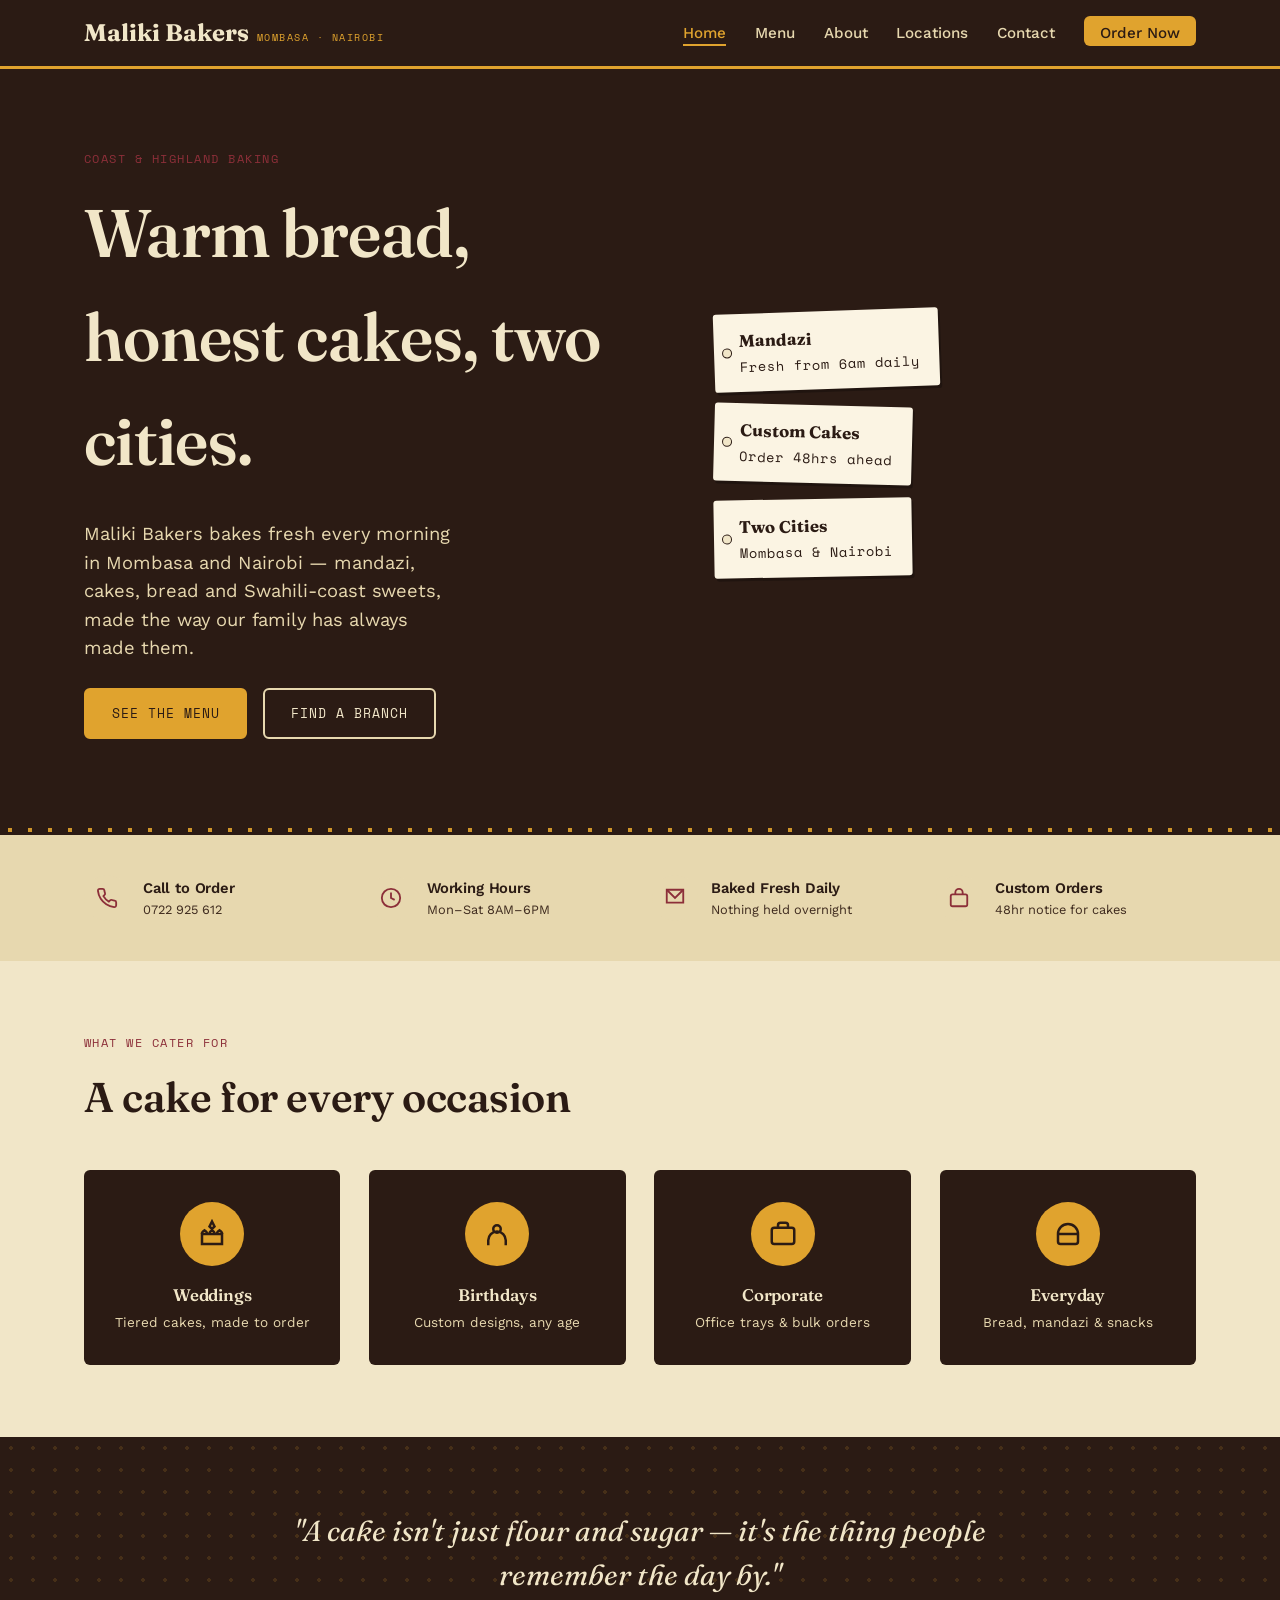
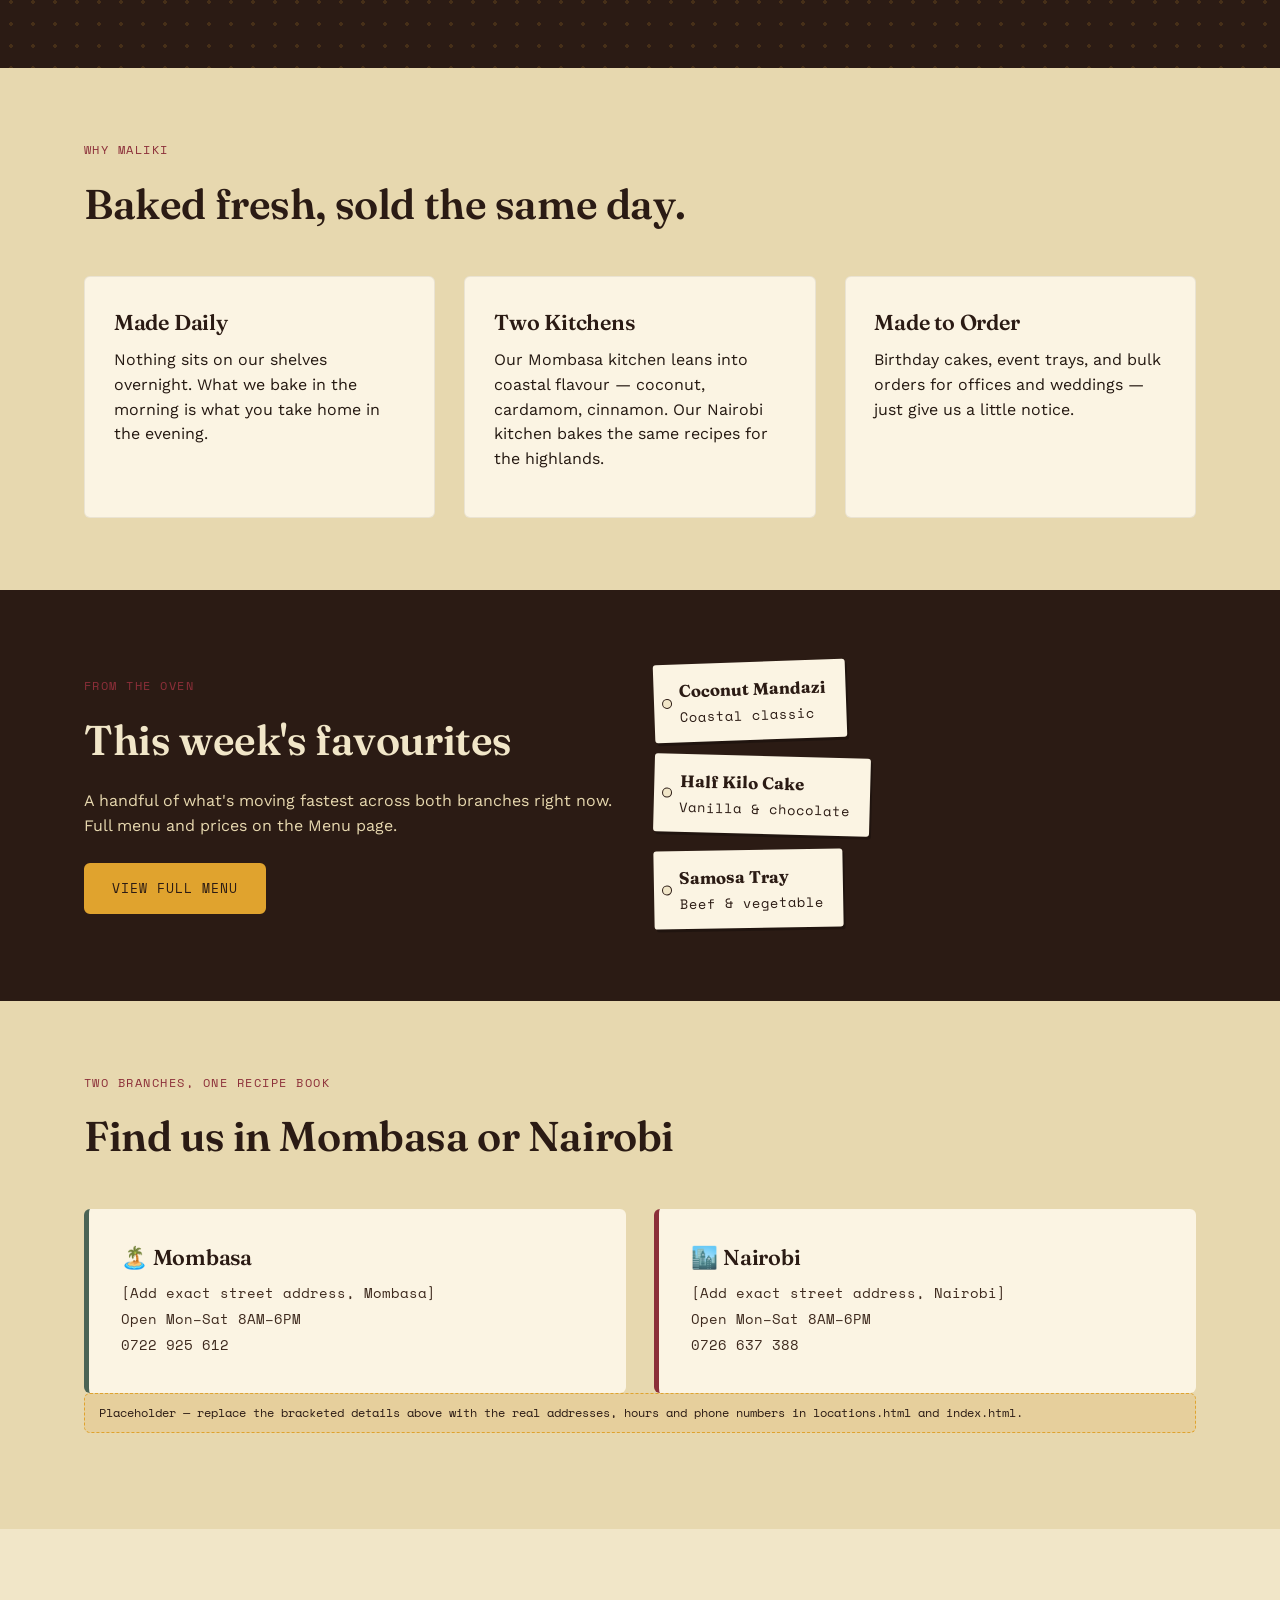
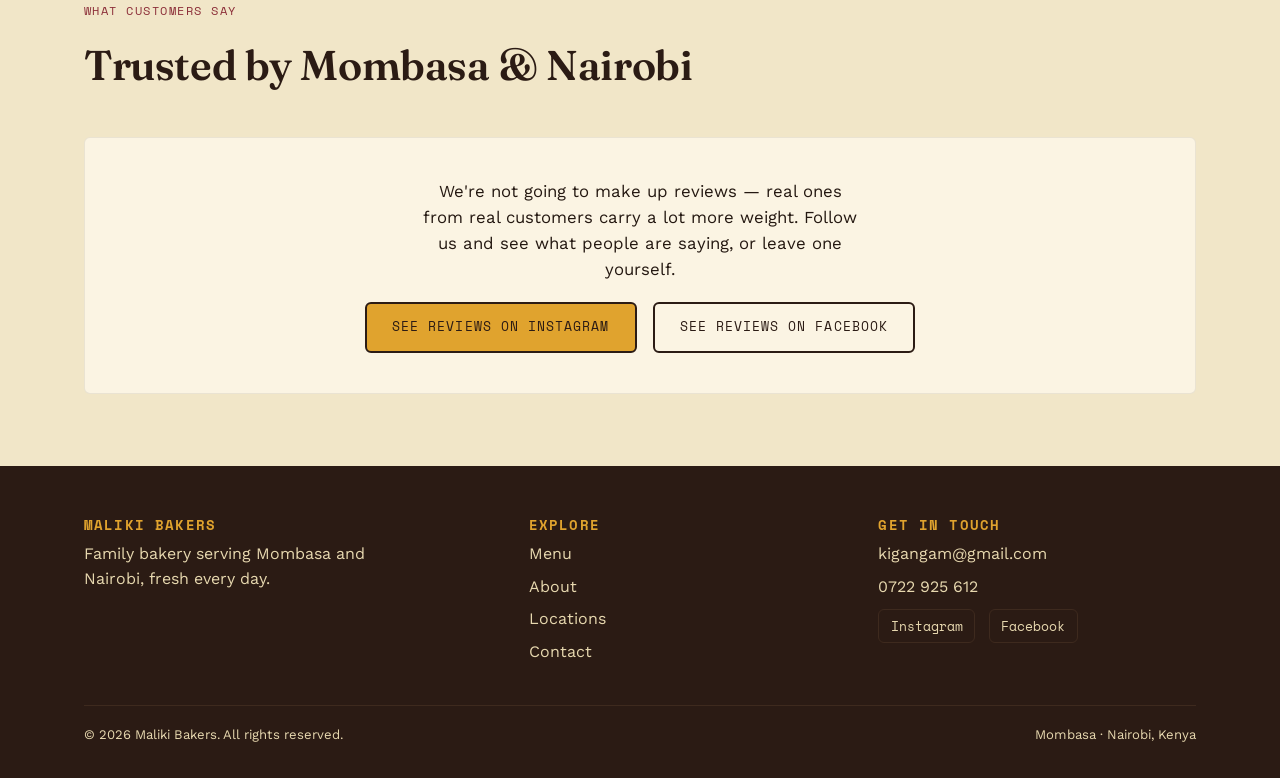
<file: index.html>
<!DOCTYPE html>
<html lang="en">
<head>
<meta charset="UTF-8">
<meta name="viewport" content="width=device-width, initial-scale=1.0">
<title>Maliki Bakers — Fresh Bakes in Mombasa &amp; Nairobi</title>
<meta name="description" content="Maliki Bakers — bread, cakes, mandazi and Swahili-coast sweets, baked fresh daily in Mombasa and Nairobi.">
<link rel="preconnect" href="https://fonts.googleapis.com">
<link href="https://fonts.googleapis.com/css2?family=Fraunces:opsz,wght@9..144,400..700&family=Work+Sans:wght@400;500;600&family=Space+Mono:wght@400;700&display=swap" rel="stylesheet">
<link rel="stylesheet" href="css/style.css">
</head>
<body>

<header class="site-header">
  <div class="nav-wrap">
    <a href="index.html" class="logo">Maliki Bakers <span>Mombasa &middot; Nairobi</span></a>
    <button class="nav-toggle" aria-label="Toggle menu" aria-expanded="false">&#9776;</button>
    <ul class="nav-links">
      <li><a href="index.html" class="active">Home</a></li>
      <li><a href="menu.html">Menu</a></li>
      <li><a href="about.html">About</a></li>
      <li><a href="locations.html">Locations</a></li>
      <li><a href="contact.html">Contact</a></li>
      <li><a href="order.html" class="order-cta">Order Now</a></li>
    </ul>
  </div>
</header>

<section class="hero">
  <div class="hero-inner">
    <div>
      <p class="eyebrow">Coast &amp; Highland Baking</p>
      <h1>Warm bread, honest cakes, two cities.</h1>
      <p class="lede">Maliki Bakers bakes fresh every morning in Mombasa and Nairobi — mandazi, cakes, bread and Swahili-coast sweets, made the way our family has always made them.</p>
      <div class="hero-actions">
        <a href="menu.html" class="btn btn-primary">See the Menu</a>
        <a href="locations.html" class="btn btn-outline">Find a Branch</a>
      </div>
    </div>
    <div class="hero-tagstack">
      <div class="tag"><strong>Mandazi</strong>Fresh from 6am daily</div>
      <div class="tag"><strong>Custom Cakes</strong>Order 48hrs ahead</div>
      <div class="tag"><strong>Two Cities</strong>Mombasa &amp; Nairobi</div>
    </div>
  </div>
</section>

<section class="section-alt" style="padding:0.5rem 0;">
  <div class="container">
    <div class="info-strip">
      <div class="info-strip-item">
        <div class="icon-circle"><svg viewBox="0 0 24 24" fill="none" stroke="currentColor" stroke-width="2"><path d="M22 16.92v3a2 2 0 01-2.18 2 19.79 19.79 0 01-8.63-3.07 19.5 19.5 0 01-6-6 19.79 19.79 0 01-3.07-8.67A2 2 0 014.11 2h3a2 2 0 012 1.72c.127.96.361 1.903.7 2.81a2 2 0 01-.45 2.11L8.09 9.91a16 16 0 006 6l1.27-1.27a2 2 0 012.11-.45c.907.339 1.85.573 2.81.7A2 2 0 0122 16.92z"/></svg></div>
        <div><h4>Call to Order</h4><p>0722 925 612</p></div>
      </div>
      <div class="info-strip-item">
        <div class="icon-circle"><svg viewBox="0 0 24 24" fill="none" stroke="currentColor" stroke-width="2"><circle cx="12" cy="12" r="10"/><path d="M12 6v6l4 2"/></svg></div>
        <div><h4>Working Hours</h4><p>Mon&ndash;Sat 8AM&ndash;6PM</p></div>
      </div>
      <div class="info-strip-item">
        <div class="icon-circle"><svg viewBox="0 0 24 24" fill="none" stroke="currentColor" stroke-width="2"><path d="M3 3h18v14H3z"/><path d="M3 3l9 9 9-9"/></svg></div>
        <div><h4>Baked Fresh Daily</h4><p>Nothing held overnight</p></div>
      </div>
      <div class="info-strip-item">
        <div class="icon-circle"><svg viewBox="0 0 24 24" fill="none" stroke="currentColor" stroke-width="2"><rect x="3" y="8" width="18" height="13" rx="2"/><path d="M8 8V6a4 4 0 018 0v2"/></svg></div>
        <div><h4>Custom Orders</h4><p>48hr notice for cakes</p></div>
      </div>
    </div>
  </div>
</section>

<section>
  <div class="container">
    <div class="section-head">
      <p class="eyebrow">What We Cater For</p>
      <h2>A cake for every occasion</h2>
    </div>
    <div class="grid grid-3" style="grid-template-columns:repeat(4,1fr);">
      <a href="menu.html" class="occasion-tile">
        <div class="icon-wrap">
          <svg viewBox="0 0 24 24" fill="none" stroke="currentColor" stroke-width="2"><path d="M12 2l2 4-2 2-2-2z"/><path d="M4 12h16v8H4z"/><path d="M4 12c0-2 2-3 2-3s2 1 2 3"/><path d="M10 12c0-2 2-3 2-3s2 1 2 3"/><path d="M16 12c0-2 2-3 2-3s2 1 2 3"/></svg>
        </div>
        <h3>Weddings</h3>
        <p>Tiered cakes, made to order</p>
      </a>
      <a href="menu.html" class="occasion-tile">
        <div class="icon-wrap">
          <svg viewBox="0 0 24 24" fill="none" stroke="currentColor" stroke-width="2"><circle cx="12" cy="8" r="3"/><path d="M5 21v-4a7 7 0 0114 0v4"/></svg>
        </div>
        <h3>Birthdays</h3>
        <p>Custom designs, any age</p>
      </a>
      <a href="contact.html" class="occasion-tile">
        <div class="icon-wrap">
          <svg viewBox="0 0 24 24" fill="none" stroke="currentColor" stroke-width="2"><rect x="3" y="7" width="18" height="13" rx="2"/><path d="M8 7V5a2 2 0 012-2h4a2 2 0 012 2v2"/></svg>
        </div>
        <h3>Corporate</h3>
        <p>Office trays &amp; bulk orders</p>
      </a>
      <a href="menu.html" class="occasion-tile">
        <div class="icon-wrap">
          <svg viewBox="0 0 24 24" fill="none" stroke="currentColor" stroke-width="2"><path d="M4 12h16"/><path d="M4 12a8 8 0 0116 0"/><path d="M4 12v6a2 2 0 002 2h12a2 2 0 002-2v-6"/></svg>
        </div>
        <h3>Everyday</h3>
        <p>Bread, mandazi &amp; snacks</p>
      </a>
    </div>
  </div>
</section>

<section class="quote-banner">
  <blockquote>"A cake isn't just flour and sugar — it's the thing people remember the day by."</blockquote>
  
</section>

<section class="section-alt">
  <div class="container">
    <div class="section-head">
      <p class="eyebrow">Why Maliki</p>
      <h2>Baked fresh, sold the same day.</h2>
    </div>
    <div class="grid grid-3">
      <div class="card">
        <h3>Made Daily</h3>
        <p>Nothing sits on our shelves overnight. What we bake in the morning is what you take home in the evening.</p>
      </div>
      <div class="card">
        <h3>Two Kitchens</h3>
        <p>Our Mombasa kitchen leans into coastal flavour — coconut, cardamom, cinnamon. Our Nairobi kitchen bakes the same recipes for the highlands.</p>
      </div>
      <div class="card">
        <h3>Made to Order</h3>
        <p>Birthday cakes, event trays, and bulk orders for offices and weddings — just give us a little notice.</p>
      </div>
    </div>
  </div>
</section>

<section class="section-dark">
  <div class="container">
    <div class="grid grid-2" style="align-items:center;">
      <div>
        <p class="eyebrow">From the Oven</p>
        <h2>This week's favourites</h2>
        <p style="color:var(--flour-dim);">A handful of what's moving fastest across both branches right now. Full menu and prices on the Menu page.</p>
        <a href="menu.html" class="btn btn-primary" style="margin-top:0.5rem;">View Full Menu</a>
      </div>
      <div class="hero-tagstack">
        <div class="tag"><strong>Coconut Mandazi</strong>Coastal classic</div>
        <div class="tag"><strong>Half Kilo Cake</strong>Vanilla &amp; chocolate</div>
        <div class="tag"><strong>Samosa Tray</strong>Beef &amp; vegetable</div>
      </div>
    </div>
  </div>
</section>

<section class="section-alt">
  <div class="container">
    <div class="section-head">
      <p class="eyebrow">Two Branches, One Recipe Book</p>
      <h2>Find us in Mombasa or Nairobi</h2>
    </div>
    <div class="grid grid-2">
      <div class="location-card mombasa">
        <h3>🏝️ Mombasa</h3>
        <p class="location-meta">[Add exact street address, Mombasa]</p>
        <p class="location-meta">Open Mon&ndash;Sat 8AM&ndash;6PM</p>
        <p class="location-meta">0722 925 612</p>
      </div>
      <div class="location-card">
        <h3>🏙️ Nairobi</h3>
        <p class="location-meta">[Add exact street address, Nairobi]</p>
        <p class="location-meta">Open Mon&ndash;Sat 8AM&ndash;6PM</p>
        <p class="location-meta">0726 637 388</p>
      </div>
    </div>
    <p class="placeholder-note">Placeholder — replace the bracketed details above with the real addresses, hours and phone numbers in locations.html and index.html.</p>
  </div>
</section>

<section>
  <div class="container">
    <div class="section-head">
      <p class="eyebrow">What Customers Say</p>
      <h2>Trusted by Mombasa &amp; Nairobi</h2>
    </div>
    <div class="card" style="text-align:center; padding:2.5rem;">
      <p style="font-size:1.05rem; max-width:44ch; margin:0 auto 1.2rem;">We're not going to make up reviews — real ones from real customers carry a lot more weight. Follow us and see what people are saying, or leave one yourself.</p>
      <div style="display:flex; gap:1rem; justify-content:center; flex-wrap:wrap;">
        <a href="https://www.instagram.com/malikibakers/" target="_blank" rel="noopener" class="btn btn-primary" style="border-color:var(--crust); color:var(--crust); background:var(--saffron);">See Reviews on Instagram</a>
        <a href="https://www.facebook.com/profile.php?id=102564581432765" target="_blank" rel="noopener" class="btn btn-outline" style="border-color:var(--crust); color:var(--crust);">See Reviews on Facebook</a>
      </div>
    </div>
  </div>
</section>

<footer class="site-footer">
  <div class="container">
    <div class="footer-grid">
      <div>
        <h4>Maliki Bakers</h4>
        <p style="color:var(--flour-dim); max-width:32ch;">Family bakery serving Mombasa and Nairobi, fresh every day.</p>
      </div>
      <div>
        <h4>Explore</h4>
        <ul>
          <li><a href="menu.html">Menu</a></li>
          <li><a href="about.html">About</a></li>
          <li><a href="locations.html">Locations</a></li>
          <li><a href="contact.html">Contact</a></li>
        </ul>
      </div>
      <div>
        <h4>Get in touch</h4>
        <ul>
          <li><a href="mailto:kigangam@gmail.com">kigangam@gmail.com</a></li>
          <li><a href="tel:+254722925612">0722 925 612</a></li>
        </ul>
        <div class="social-links">
          <a href="https://www.instagram.com/malikibakers/" target="_blank" rel="noopener">Instagram</a>
          <a href="https://www.facebook.com/profile.php?id=102564581432765" target="_blank" rel="noopener">Facebook</a>
        </div>
      </div>
    </div>
    <div class="footer-bottom">
      <span>&copy; <span id="year"></span> Maliki Bakers. All rights reserved.</span>
      <span>Mombasa &middot; Nairobi, Kenya</span>
    </div>
  </div>
</footer>

<script src="js/script.js"></script>
<script>document.getElementById('year').textContent = new Date().getFullYear();</script>
</body>
</html>
</file>
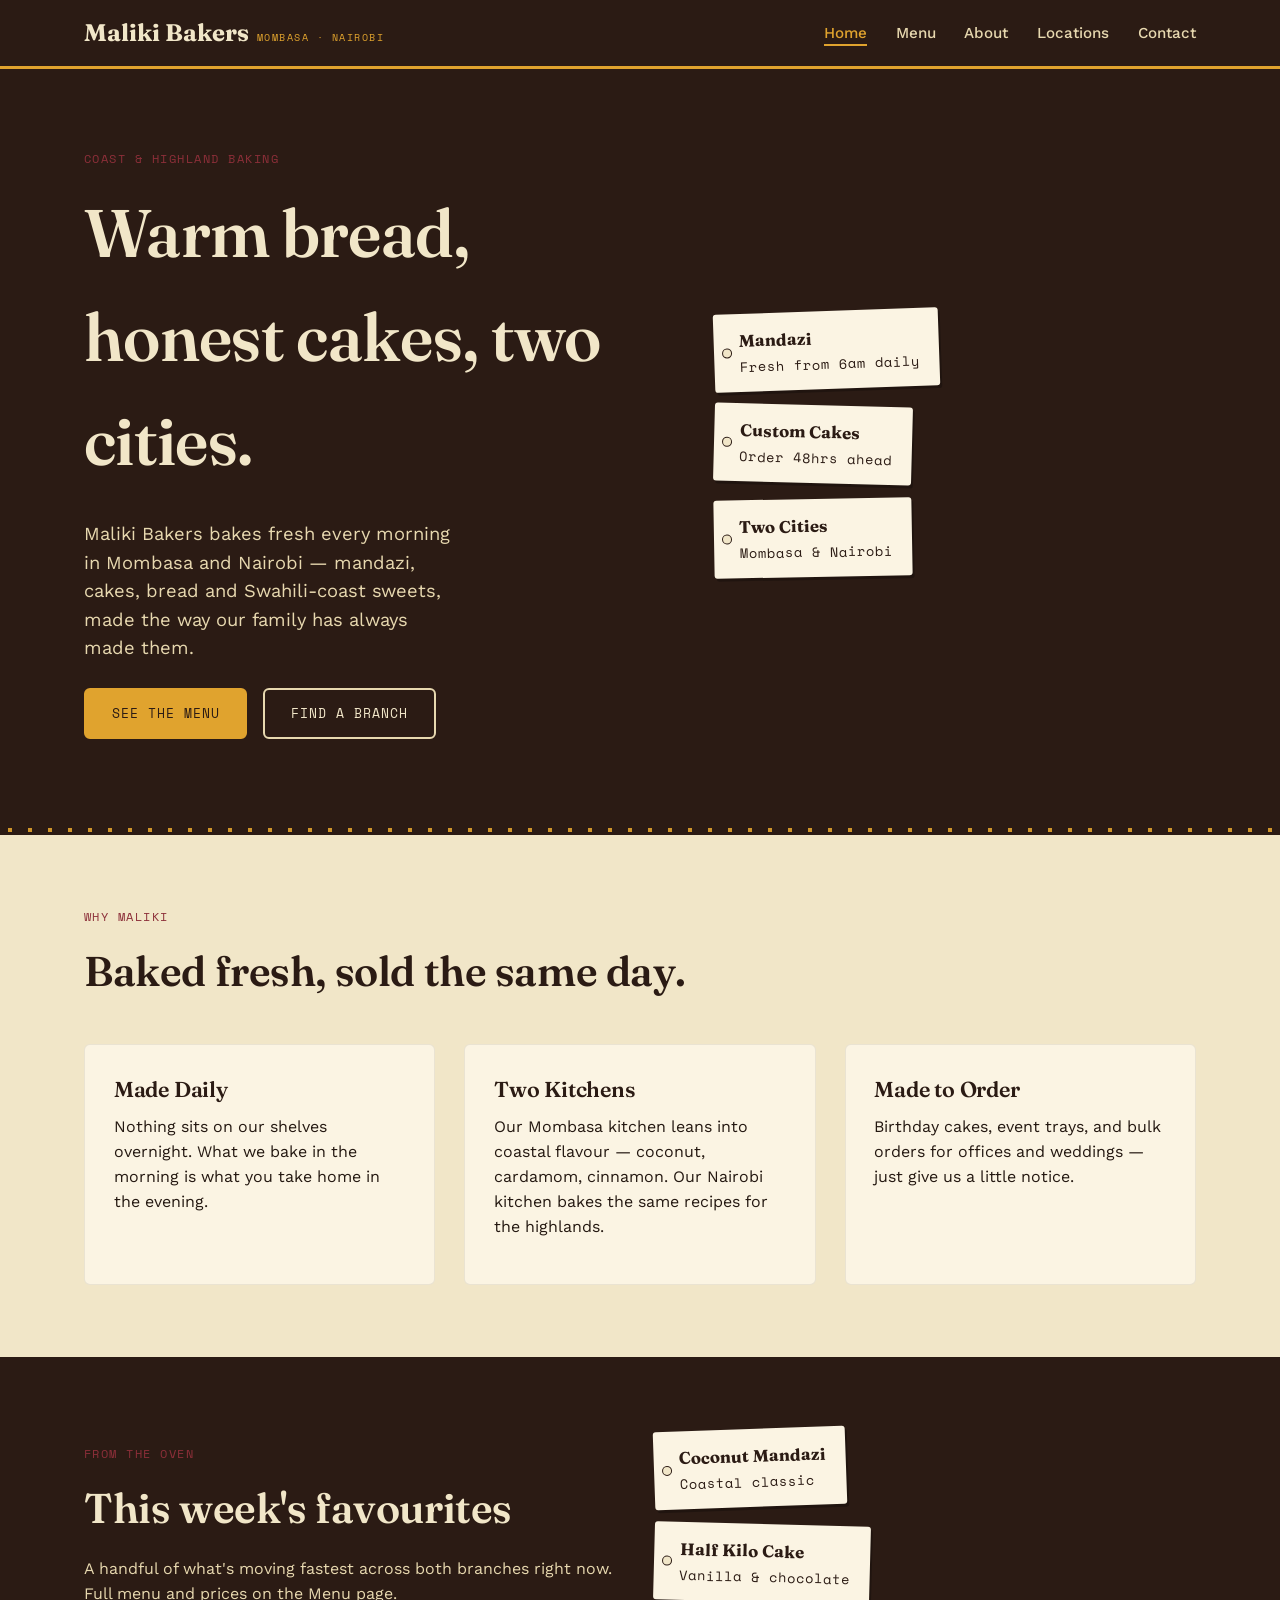
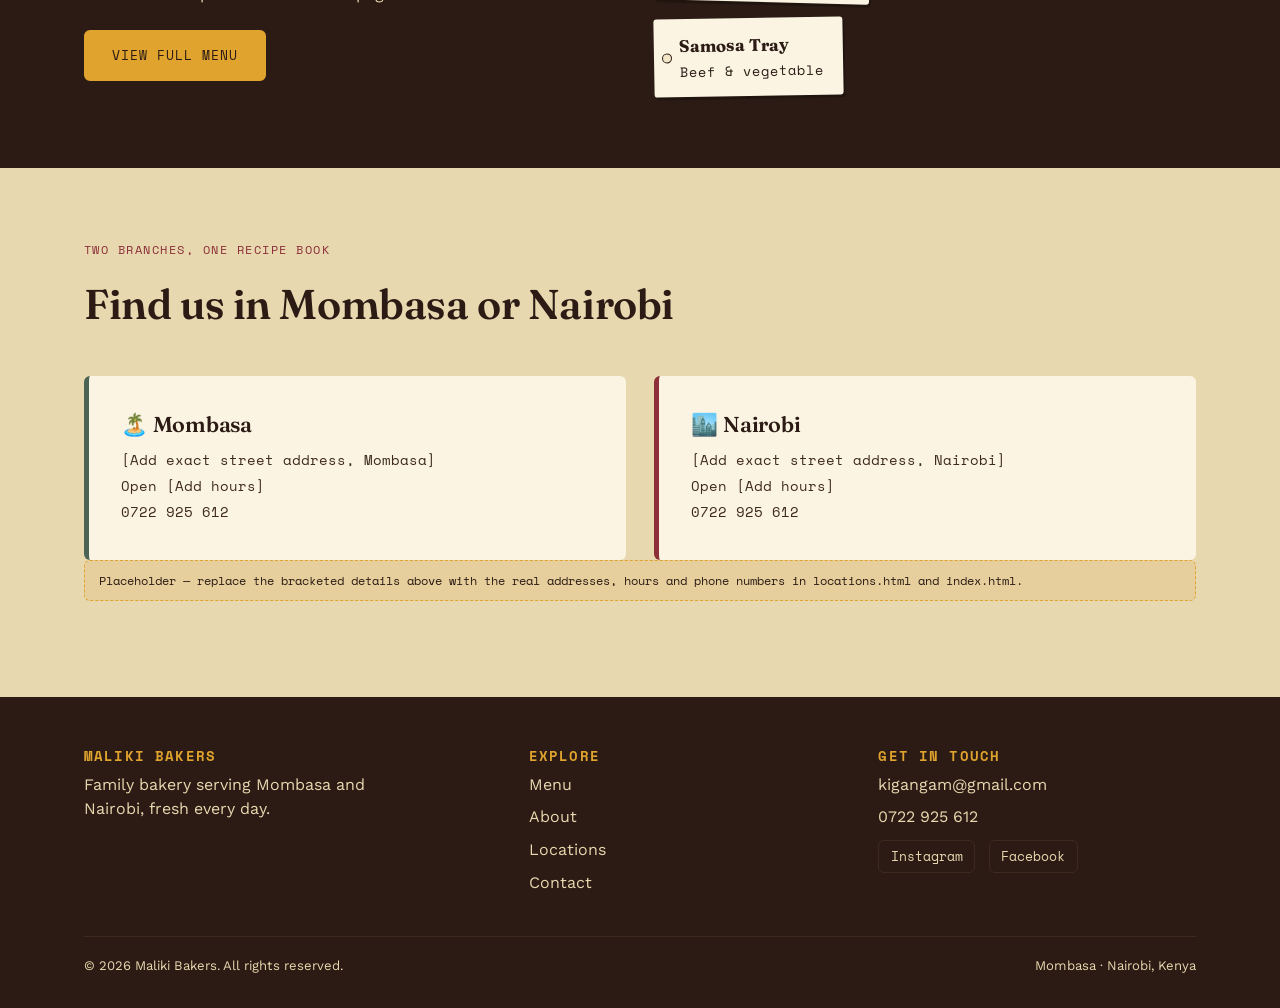
<file: malikibakers/index.html>
<!DOCTYPE html>
<html lang="en">
<head>
<meta charset="UTF-8">
<meta name="viewport" content="width=device-width, initial-scale=1.0">
<title>Maliki Bakers — Fresh Bakes in Mombasa &amp; Nairobi</title>
<meta name="description" content="Maliki Bakers — bread, cakes, mandazi and Swahili-coast sweets, baked fresh daily in Mombasa and Nairobi.">
<link rel="preconnect" href="https://fonts.googleapis.com">
<link href="https://fonts.googleapis.com/css2?family=Fraunces:opsz,wght@9..144,400..700&family=Work+Sans:wght@400;500;600&family=Space+Mono:wght@400;700&display=swap" rel="stylesheet">
<link rel="stylesheet" href="css/style.css">
</head>
<body>

<header class="site-header">
  <div class="nav-wrap">
    <a href="index.html" class="logo">Maliki Bakers <span>Mombasa &middot; Nairobi</span></a>
    <button class="nav-toggle" aria-label="Toggle menu" aria-expanded="false">&#9776;</button>
    <ul class="nav-links">
      <li><a href="index.html" class="active">Home</a></li>
      <li><a href="menu.html">Menu</a></li>
      <li><a href="about.html">About</a></li>
      <li><a href="locations.html">Locations</a></li>
      <li><a href="contact.html">Contact</a></li>
    </ul>
  </div>
</header>

<section class="hero">
  <div class="hero-inner">
    <div>
      <p class="eyebrow">Coast &amp; Highland Baking</p>
      <h1>Warm bread, honest cakes, two cities.</h1>
      <p class="lede">Maliki Bakers bakes fresh every morning in Mombasa and Nairobi — mandazi, cakes, bread and Swahili-coast sweets, made the way our family has always made them.</p>
      <div class="hero-actions">
        <a href="menu.html" class="btn btn-primary">See the Menu</a>
        <a href="locations.html" class="btn btn-outline">Find a Branch</a>
      </div>
    </div>
    <div class="hero-tagstack">
      <div class="tag"><strong>Mandazi</strong>Fresh from 6am daily</div>
      <div class="tag"><strong>Custom Cakes</strong>Order 48hrs ahead</div>
      <div class="tag"><strong>Two Cities</strong>Mombasa &amp; Nairobi</div>
    </div>
  </div>
</section>

<section>
  <div class="container">
    <div class="section-head">
      <p class="eyebrow">Why Maliki</p>
      <h2>Baked fresh, sold the same day.</h2>
    </div>
    <div class="grid grid-3">
      <div class="card">
        <h3>Made Daily</h3>
        <p>Nothing sits on our shelves overnight. What we bake in the morning is what you take home in the evening.</p>
      </div>
      <div class="card">
        <h3>Two Kitchens</h3>
        <p>Our Mombasa kitchen leans into coastal flavour — coconut, cardamom, cinnamon. Our Nairobi kitchen bakes the same recipes for the highlands.</p>
      </div>
      <div class="card">
        <h3>Made to Order</h3>
        <p>Birthday cakes, event trays, and bulk orders for offices and weddings — just give us a little notice.</p>
      </div>
    </div>
  </div>
</section>

<section class="section-dark">
  <div class="container">
    <div class="grid grid-2" style="align-items:center;">
      <div>
        <p class="eyebrow">From the Oven</p>
        <h2>This week's favourites</h2>
        <p style="color:var(--flour-dim);">A handful of what's moving fastest across both branches right now. Full menu and prices on the Menu page.</p>
        <a href="menu.html" class="btn btn-primary" style="margin-top:0.5rem;">View Full Menu</a>
      </div>
      <div class="hero-tagstack">
        <div class="tag"><strong>Coconut Mandazi</strong>Coastal classic</div>
        <div class="tag"><strong>Half Kilo Cake</strong>Vanilla &amp; chocolate</div>
        <div class="tag"><strong>Samosa Tray</strong>Beef &amp; vegetable</div>
      </div>
    </div>
  </div>
</section>

<section class="section-alt">
  <div class="container">
    <div class="section-head">
      <p class="eyebrow">Two Branches, One Recipe Book</p>
      <h2>Find us in Mombasa or Nairobi</h2>
    </div>
    <div class="grid grid-2">
      <div class="location-card mombasa">
        <h3>🏝️ Mombasa</h3>
        <p class="location-meta">[Add exact street address, Mombasa]</p>
        <p class="location-meta">Open [Add hours]</p>
        <p class="location-meta">0722 925 612</p>
      </div>
      <div class="location-card">
        <h3>🏙️ Nairobi</h3>
        <p class="location-meta">[Add exact street address, Nairobi]</p>
        <p class="location-meta">Open [Add hours]</p>
        <p class="location-meta">0722 925 612</p>
      </div>
    </div>
    <p class="placeholder-note">Placeholder — replace the bracketed details above with the real addresses, hours and phone numbers in locations.html and index.html.</p>
  </div>
</section>

<footer class="site-footer">
  <div class="container">
    <div class="footer-grid">
      <div>
        <h4>Maliki Bakers</h4>
        <p style="color:var(--flour-dim); max-width:32ch;">Family bakery serving Mombasa and Nairobi, fresh every day.</p>
      </div>
      <div>
        <h4>Explore</h4>
        <ul>
          <li><a href="menu.html">Menu</a></li>
          <li><a href="about.html">About</a></li>
          <li><a href="locations.html">Locations</a></li>
          <li><a href="contact.html">Contact</a></li>
        </ul>
      </div>
      <div>
        <h4>Get in touch</h4>
        <ul>
          <li><a href="mailto:kigangam@gmail.com">kigangam@gmail.com</a></li>
          <li><a href="tel:+254722925612">0722 925 612</a></li>
        </ul>
        <div class="social-links">
          <a href="https://instagram.com/malikibakers" target="_blank" rel="noopener">Instagram</a>
          <a href="https://facebook.com/malikibakers" target="_blank" rel="noopener">Facebook</a>
        </div>
      </div>
    </div>
    <div class="footer-bottom">
      <span>&copy; <span id="year"></span> Maliki Bakers. All rights reserved.</span>
      <span>Mombasa &middot; Nairobi, Kenya</span>
    </div>
  </div>
</footer>

<script src="js/script.js"></script>
<script>document.getElementById('year').textContent = new Date().getFullYear();</script>
</body>
</html>
</file>
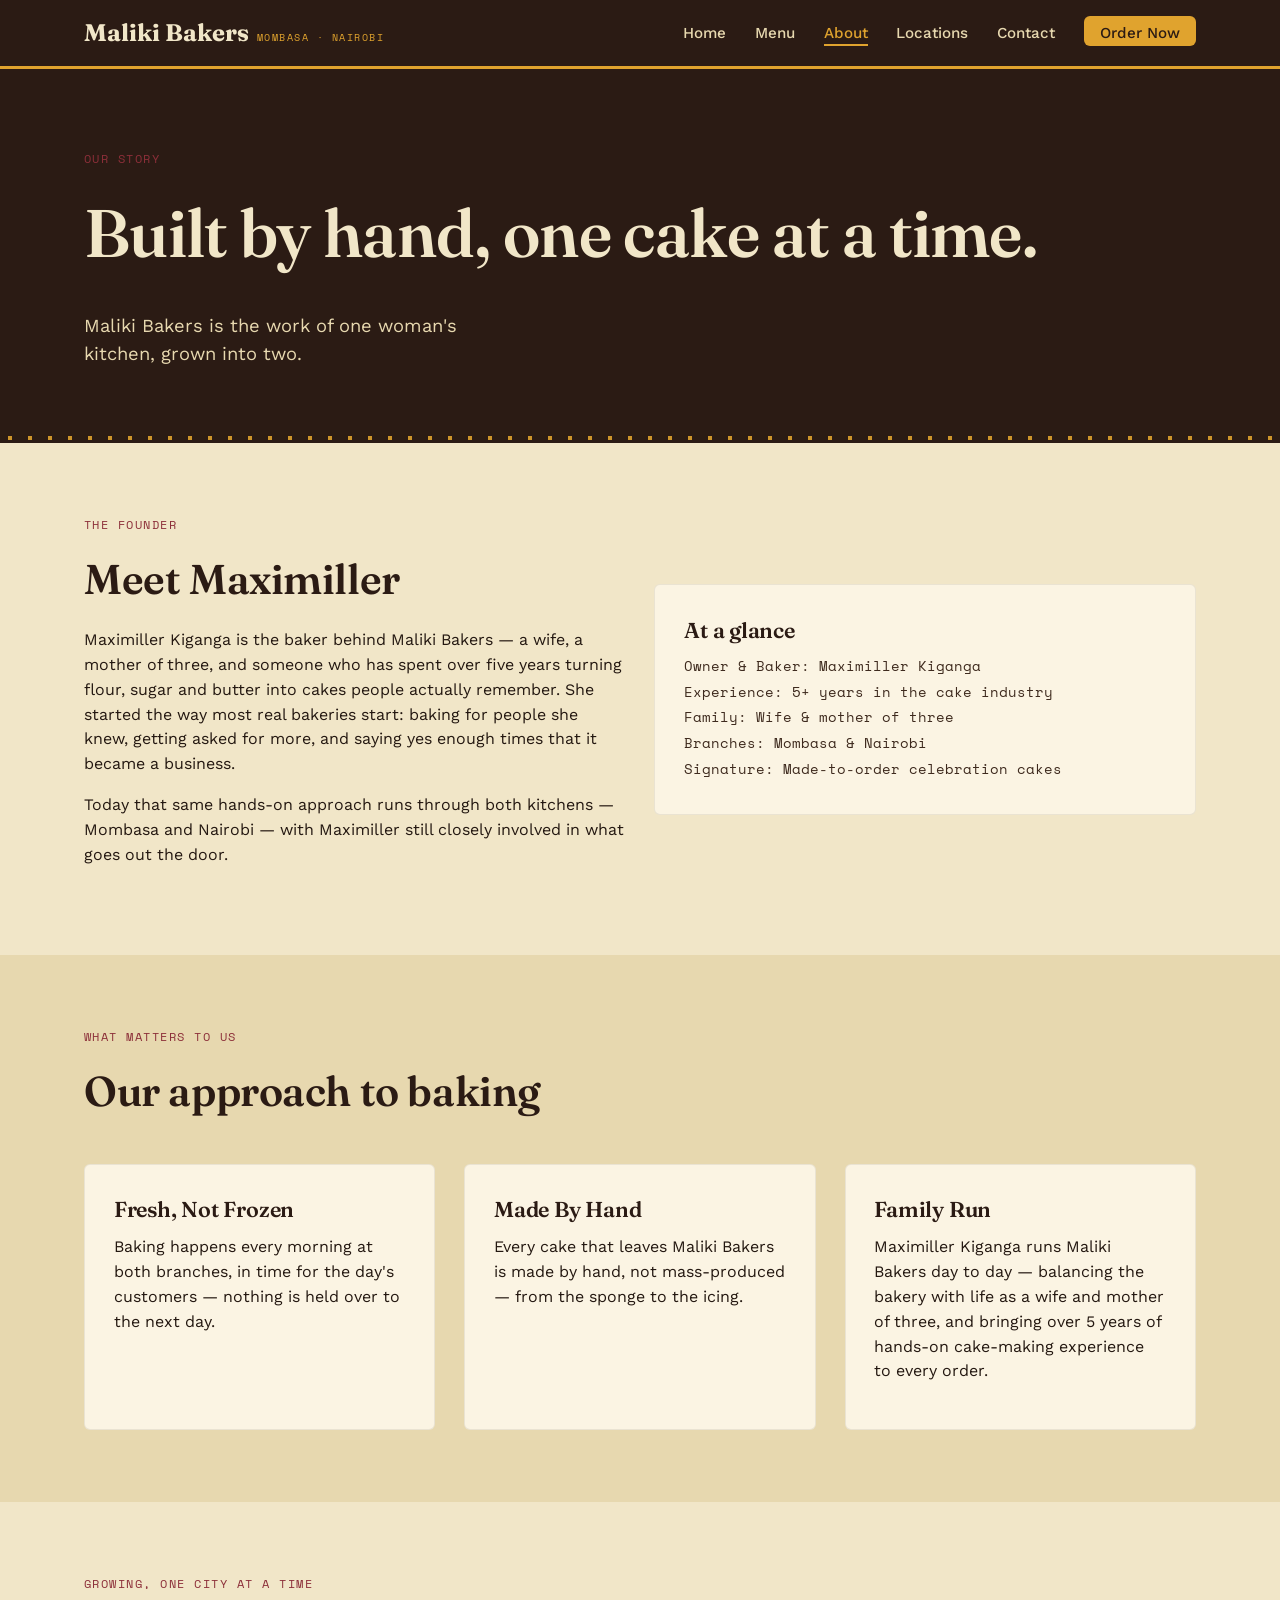
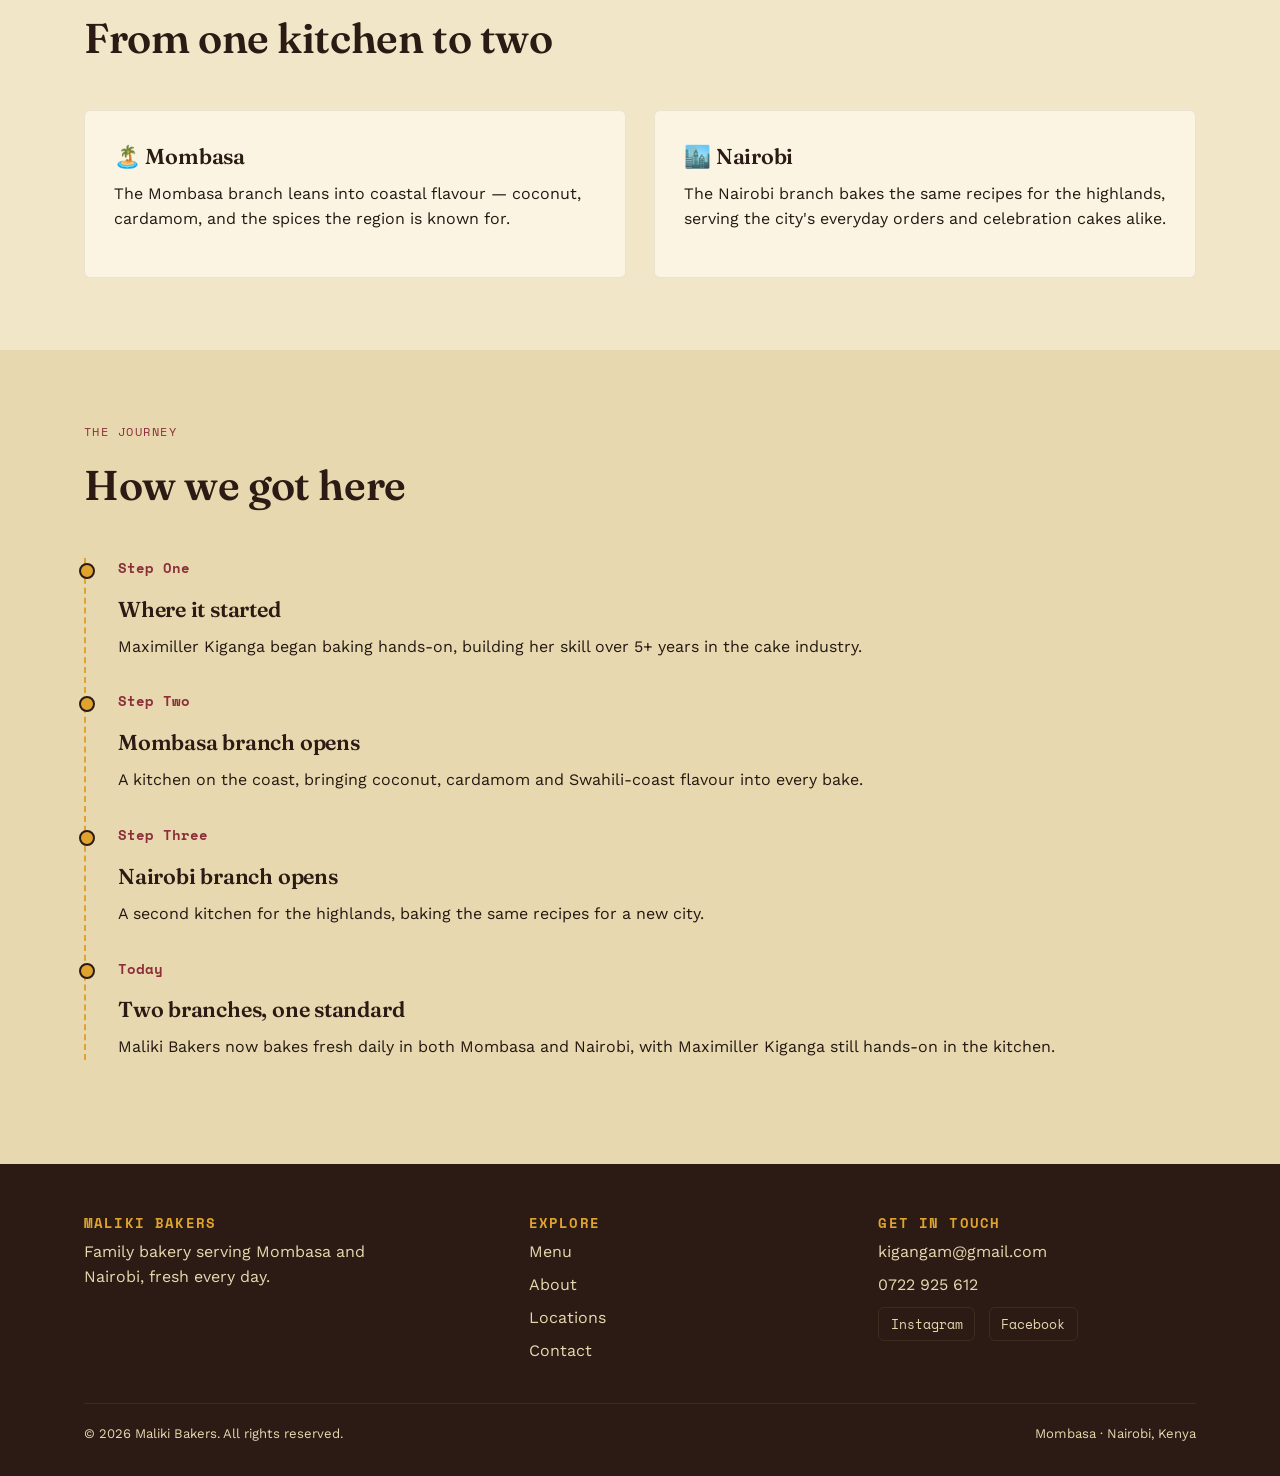
<file: about.html>
<!DOCTYPE html>
<html lang="en">
<head>
<meta charset="UTF-8">
<meta name="viewport" content="width=device-width, initial-scale=1.0">
<title>About — Maliki Bakers</title>
<meta name="description" content="The story of Maliki Bakers, a family bakery in Mombasa and Nairobi.">
<link rel="preconnect" href="https://fonts.googleapis.com">
<link href="https://fonts.googleapis.com/css2?family=Fraunces:opsz,wght@9..144,400..700&family=Work+Sans:wght@400;500;600&family=Space+Mono:wght@400;700&display=swap" rel="stylesheet">
<link rel="stylesheet" href="css/style.css">
</head>
<body>

<header class="site-header">
  <div class="nav-wrap">
    <a href="index.html" class="logo">Maliki Bakers <span>Mombasa &middot; Nairobi</span></a>
    <button class="nav-toggle" aria-label="Toggle menu" aria-expanded="false">&#9776;</button>
    <ul class="nav-links">
      <li><a href="index.html">Home</a></li>
      <li><a href="menu.html">Menu</a></li>
      <li><a href="about.html" class="active">About</a></li>
      <li><a href="locations.html">Locations</a></li>
      <li><a href="contact.html">Contact</a></li>
      <li><a href="order.html" class="order-cta">Order Now</a></li>
    </ul>
  </div>
</header>

<section class="hero" style="padding-bottom:3.5rem;">
  <div class="container">
    <p class="eyebrow">Our Story</p>
    <h1>Built by hand, one cake at a time.</h1>
    <p class="lede">Maliki Bakers is the work of one woman's kitchen, grown into two.</p>
  </div>
</section>

<section>
  <div class="container">
    <div class="grid grid-2" style="align-items:center;">
      <div>
        <p class="eyebrow">The Founder</p>
        <h2>Meet Maximiller</h2>
        <p>Maximiller Kiganga is the baker behind Maliki Bakers — a wife, a mother of three, and someone who has spent over five years turning flour, sugar and butter into cakes people actually remember. She started the way most real bakeries start: baking for people she knew, getting asked for more, and saying yes enough times that it became a business.</p>
        
        <p>Today that same hands-on approach runs through both kitchens — Mombasa and Nairobi — with Maximiller still closely involved in what goes out the door.</p>
      </div>
      <div class="card">
        <h3>At a glance</h3>
        <p class="location-meta">Owner &amp; Baker: Maximiller Kiganga</p>
        <p class="location-meta">Experience: 5+ years in the cake industry</p>
        <p class="location-meta">Family: Wife &amp; mother of three</p>
                <p class="location-meta">Branches: Mombasa &amp; Nairobi</p>
        <p class="location-meta">Signature: Made-to-order celebration cakes</p>
      </div>
    </div>
  </div>
</section>

<section class="section-alt">
  <div class="container">
    <div class="section-head">
      <p class="eyebrow">What Matters to Us</p>
      <h2>Our approach to baking</h2>
    </div>
    <div class="grid grid-3">
      <div class="card">
        <h3>Fresh, Not Frozen</h3>
        <p>Baking happens every morning at both branches, in time for the day's customers — nothing is held over to the next day.</p>
      </div>
      <div class="card">
        <h3>Made By Hand</h3>
        <p>Every cake that leaves Maliki Bakers is made by hand, not mass-produced — from the sponge to the icing.</p>
      </div>
      <div class="card">
        <h3>Family Run</h3>
        <p>Maximiller Kiganga runs Maliki Bakers day to day — balancing the bakery with life as a wife and mother of three, and bringing over 5 years of hands-on cake-making experience to every order.</p>
      </div>
    </div>
  </div>
</section>

<section>
  <div class="container">
    <div class="section-head">
      <p class="eyebrow">Growing, One City At A Time</p>
      <h2>From one kitchen to two</h2>
    </div>
    <div class="grid grid-2">
      <div class="card">
        <h3>🏝️ Mombasa</h3>
        <p>The Mombasa branch leans into coastal flavour — coconut, cardamom, and the spices the region is known for.</p>
      </div>
      <div class="card">
        <h3>🏙️ Nairobi</h3>
        <p>The Nairobi branch bakes the same recipes for the highlands, serving the city's everyday orders and celebration cakes alike.</p>
      </div>
    </div>
  </div>
</section>

<section class="section-alt">
  <div class="container">
    <div class="section-head">
      <p class="eyebrow">The Journey</p>
      <h2>How we got here</h2>
    </div>
    <div class="timeline">
      <div class="timeline-item">
        <p class="year">Step One</p>
        <h3>Where it started</h3>
        <p>Maximiller Kiganga began baking hands-on, building her skill over 5+ years in the cake industry.</p>
      </div>
      <div class="timeline-item">
        <p class="year">Step Two</p>
        <h3>Mombasa branch opens</h3>
        <p>A kitchen on the coast, bringing coconut, cardamom and Swahili-coast flavour into every bake.</p>
      </div>
      <div class="timeline-item">
        <p class="year">Step Three</p>
        <h3>Nairobi branch opens</h3>
        <p>A second kitchen for the highlands, baking the same recipes for a new city.</p>
      </div>
      <div class="timeline-item">
        <p class="year">Today</p>
        <h3>Two branches, one standard</h3>
        <p>Maliki Bakers now bakes fresh daily in both Mombasa and Nairobi, with Maximiller Kiganga still hands-on in the kitchen.</p>
      </div>
    </div>
  </div>
</section>

<footer class="site-footer">
  <div class="container">
    <div class="footer-grid">
      <div>
        <h4>Maliki Bakers</h4>
        <p style="color:var(--flour-dim); max-width:32ch;">Family bakery serving Mombasa and Nairobi, fresh every day.</p>
      </div>
      <div>
        <h4>Explore</h4>
        <ul>
          <li><a href="menu.html">Menu</a></li>
          <li><a href="about.html">About</a></li>
          <li><a href="locations.html">Locations</a></li>
          <li><a href="contact.html">Contact</a></li>
        </ul>
      </div>
      <div>
        <h4>Get in touch</h4>
        <ul>
          <li><a href="mailto:kigangam@gmail.com">kigangam@gmail.com</a></li>
          <li><a href="tel:+254722925612">0722 925 612</a></li>
        </ul>
        <div class="social-links">
          <a href="https://www.instagram.com/malikibakers/" target="_blank" rel="noopener">Instagram</a>
          <a href="https://www.facebook.com/profile.php?id=102564581432765" target="_blank" rel="noopener">Facebook</a>
        </div>
      </div>
    </div>
    <div class="footer-bottom">
      <span>&copy; <span id="year"></span> Maliki Bakers. All rights reserved.</span>
      <span>Mombasa &middot; Nairobi, Kenya</span>
    </div>
  </div>
</footer>

<script src="js/script.js"></script>
<script>document.getElementById('year').textContent = new Date().getFullYear();</script>
</body>
</html>
</file>
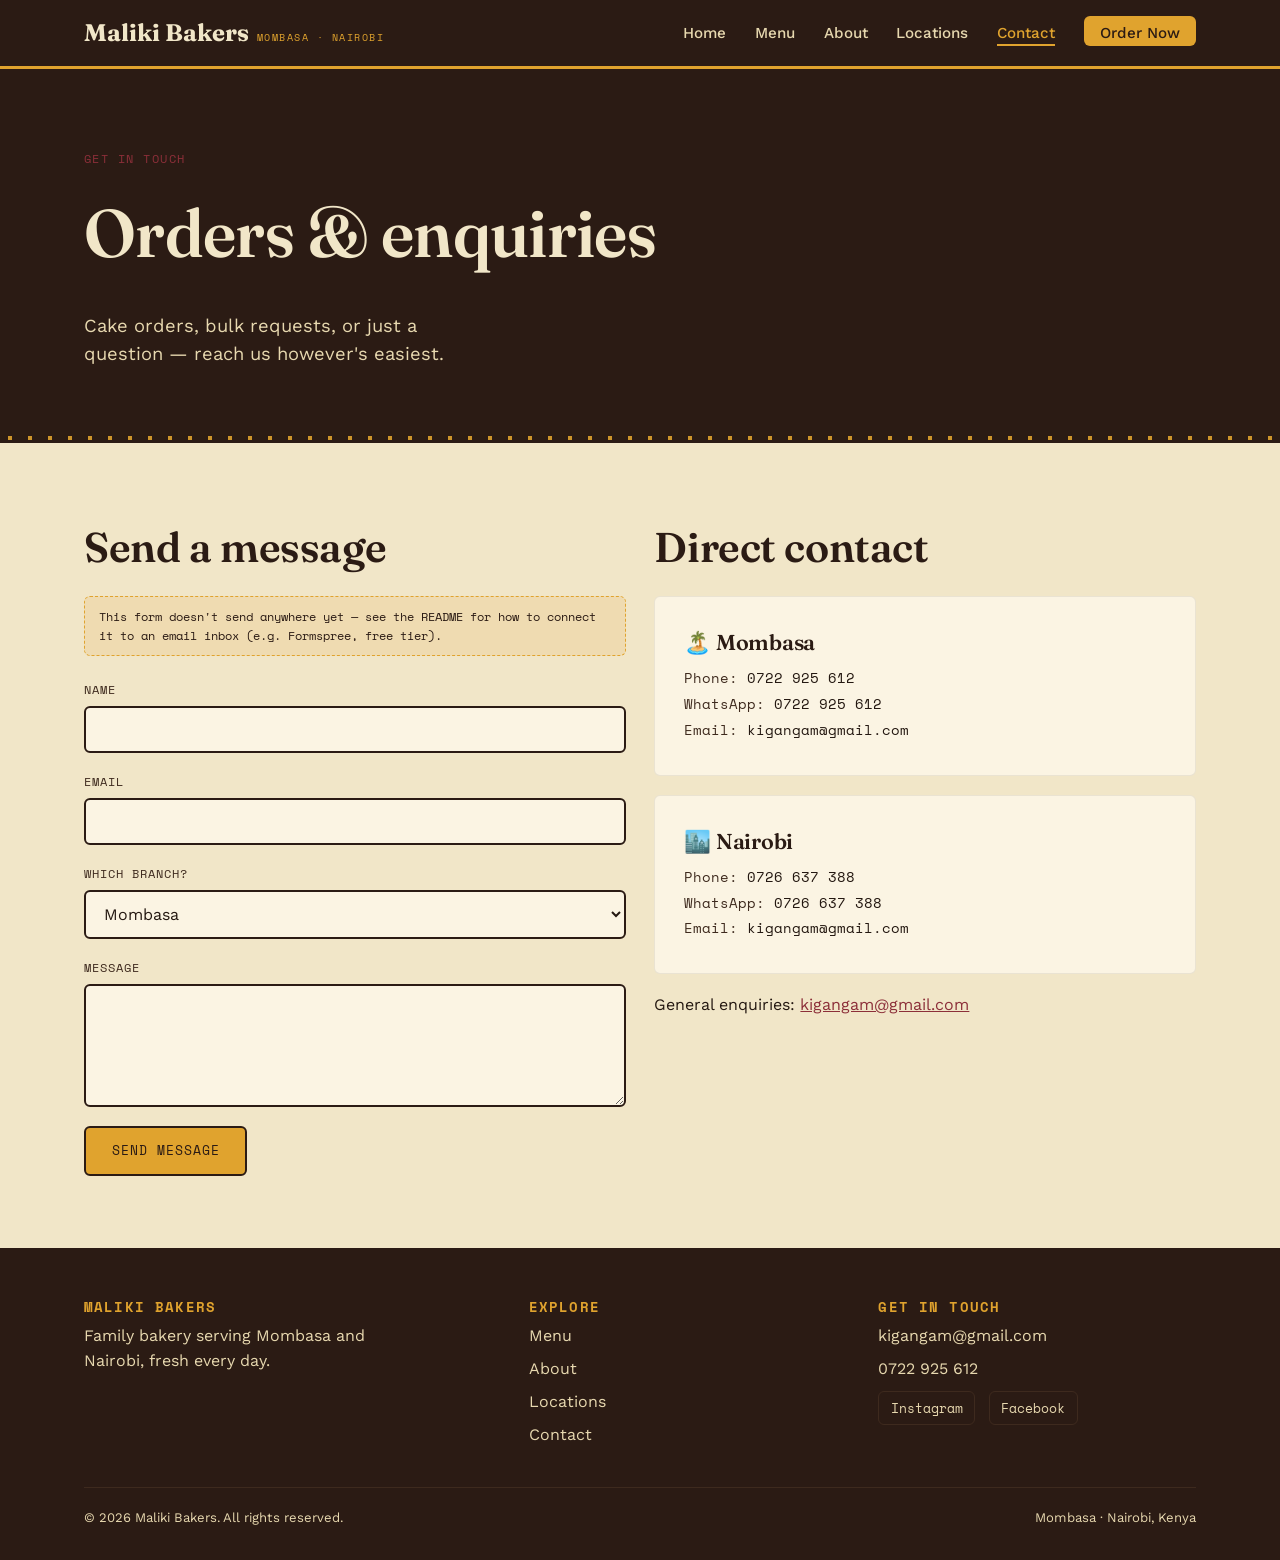
<file: contact.html>
<!DOCTYPE html>
<html lang="en">
<head>
<meta charset="UTF-8">
<meta name="viewport" content="width=device-width, initial-scale=1.0">
<title>Contact — Maliki Bakers</title>
<meta name="description" content="Get in touch with Maliki Bakers for orders and enquiries.">
<link rel="preconnect" href="https://fonts.googleapis.com">
<link href="https://fonts.googleapis.com/css2?family=Fraunces:opsz,wght@9..144,400..700&family=Work+Sans:wght@400;500;600&family=Space+Mono:wght@400;700&display=swap" rel="stylesheet">
<link rel="stylesheet" href="css/style.css">
</head>
<body>

<header class="site-header">
  <div class="nav-wrap">
    <a href="index.html" class="logo">Maliki Bakers <span>Mombasa &middot; Nairobi</span></a>
    <button class="nav-toggle" aria-label="Toggle menu" aria-expanded="false">&#9776;</button>
    <ul class="nav-links">
      <li><a href="index.html">Home</a></li>
      <li><a href="menu.html">Menu</a></li>
      <li><a href="about.html">About</a></li>
      <li><a href="locations.html">Locations</a></li>
      <li><a href="contact.html" class="active">Contact</a></li>
      <li><a href="order.html" class="order-cta">Order Now</a></li>
    </ul>
  </div>
</header>

<section class="hero" style="padding-bottom:3.5rem;">
  <div class="container">
    <p class="eyebrow">Get In Touch</p>
    <h1>Orders &amp; enquiries</h1>
    <p class="lede">Cake orders, bulk requests, or just a question — reach us however's easiest.</p>
  </div>
</section>

<section>
  <div class="container">
    <div class="grid grid-2">
      <div>
        <h2>Send a message</h2>
        <p class="placeholder-note">This form doesn't send anywhere yet — see the README for how to connect it to an email inbox (e.g. Formspree, free tier).</p>
        <form id="contact-form">
          <div class="form-field">
            <label for="name">Name</label>
            <input type="text" id="name" name="name" required>
          </div>
          <div class="form-field">
            <label for="email">Email</label>
            <input type="email" id="email" name="email" required>
          </div>
          <div class="form-field">
            <label for="branch">Which branch?</label>
            <select id="branch" name="branch">
              <option value="mombasa">Mombasa</option>
              <option value="nairobi">Nairobi</option>
              <option value="either">Either</option>
            </select>
          </div>
          <div class="form-field">
            <label for="message">Message</label>
            <textarea id="message" name="message" rows="5" required></textarea>
          </div>
          <button type="submit" class="btn btn-primary" style="border-color:var(--crust); color:var(--crust); background:var(--saffron);">Send Message</button>
          <p id="form-note" style="display:none; margin-top:1rem; font-family:var(--font-mono); font-size:0.85rem; color:var(--hibiscus);"></p>
        </form>
      </div>

      <div>
        <h2>Direct contact</h2>
        <div class="card" style="margin-bottom:1.2rem;">
          <h3>🏝️ Mombasa</h3>
          <p class="location-meta">Phone: <a href="tel:+254722925612" style="color:var(--ink);">0722 925 612</a></p>
          <p class="location-meta">WhatsApp: <a href="https://wa.me/254722925612" style="color:var(--ink);">0722 925 612</a></p>
          <p class="location-meta">Email: <a href="mailto:kigangam@gmail.com" style="color:var(--ink);">kigangam@gmail.com</a></p>
        </div>
        <div class="card">
          <h3>🏙️ Nairobi</h3>
          <p class="location-meta">Phone: <a href="tel:+254726637388" style="color:var(--ink);">0726 637 388</a></p>
          <p class="location-meta">WhatsApp: <a href="https://wa.me/254726637388" style="color:var(--ink);">0726 637 388</a></p>
          <p class="location-meta">Email: <a href="mailto:kigangam@gmail.com" style="color:var(--ink);">kigangam@gmail.com</a></p>
        </div>
        <p style="margin-top:1.2rem;">General enquiries: <a href="mailto:kigangam@gmail.com" style="color:var(--hibiscus); text-decoration:underline;">kigangam@gmail.com</a></p>
      </div>
    </div>
  </div>
</section>

<footer class="site-footer">
  <div class="container">
    <div class="footer-grid">
      <div>
        <h4>Maliki Bakers</h4>
        <p style="color:var(--flour-dim); max-width:32ch;">Family bakery serving Mombasa and Nairobi, fresh every day.</p>
      </div>
      <div>
        <h4>Explore</h4>
        <ul>
          <li><a href="menu.html">Menu</a></li>
          <li><a href="about.html">About</a></li>
          <li><a href="locations.html">Locations</a></li>
          <li><a href="contact.html">Contact</a></li>
        </ul>
      </div>
      <div>
        <h4>Get in touch</h4>
        <ul>
          <li><a href="mailto:kigangam@gmail.com">kigangam@gmail.com</a></li>
          <li><a href="tel:+254722925612">0722 925 612</a></li>
        </ul>
        <div class="social-links">
          <a href="https://www.instagram.com/malikibakers/" target="_blank" rel="noopener">Instagram</a>
          <a href="https://www.facebook.com/profile.php?id=102564581432765" target="_blank" rel="noopener">Facebook</a>
        </div>
      </div>
    </div>
    <div class="footer-bottom">
      <span>&copy; <span id="year"></span> Maliki Bakers. All rights reserved.</span>
      <span>Mombasa &middot; Nairobi, Kenya</span>
    </div>
  </div>
</footer>

<script src="js/script.js"></script>
<script>document.getElementById('year').textContent = new Date().getFullYear();</script>
</body>
</html>
</file>
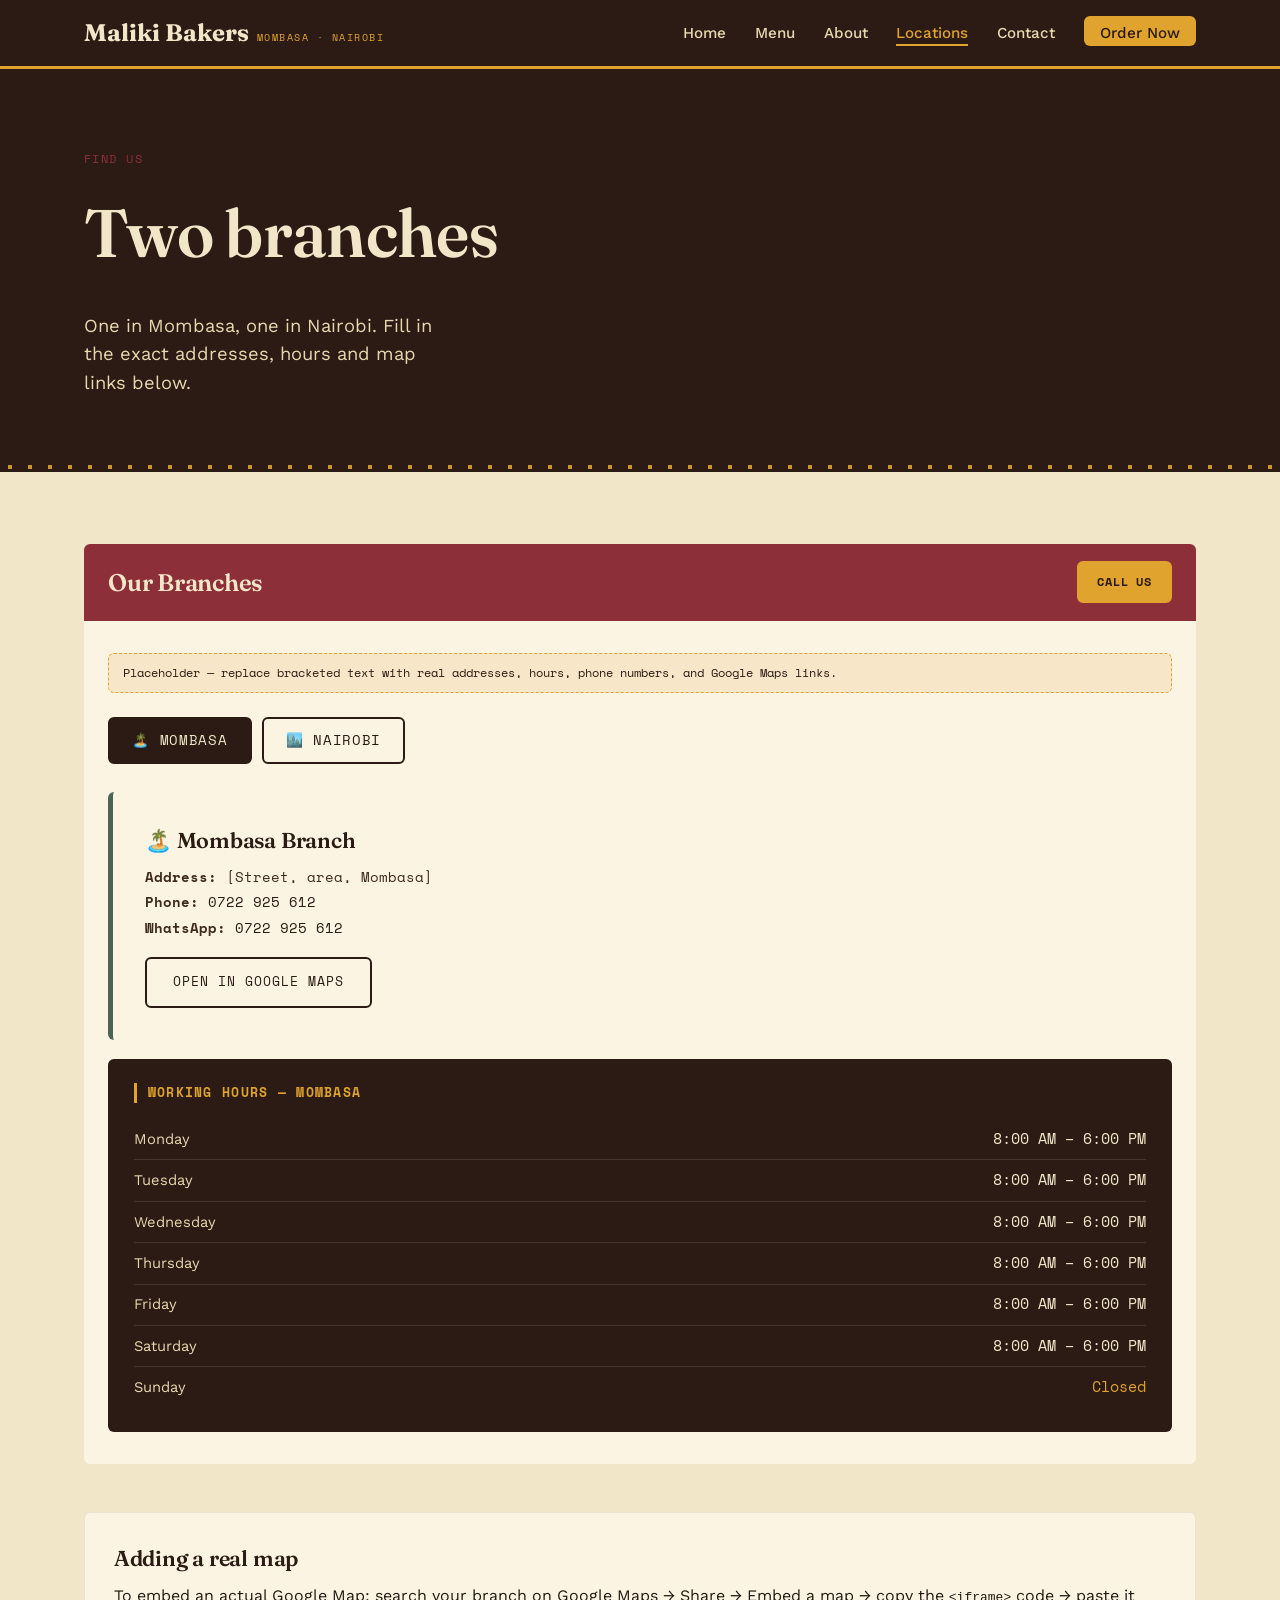
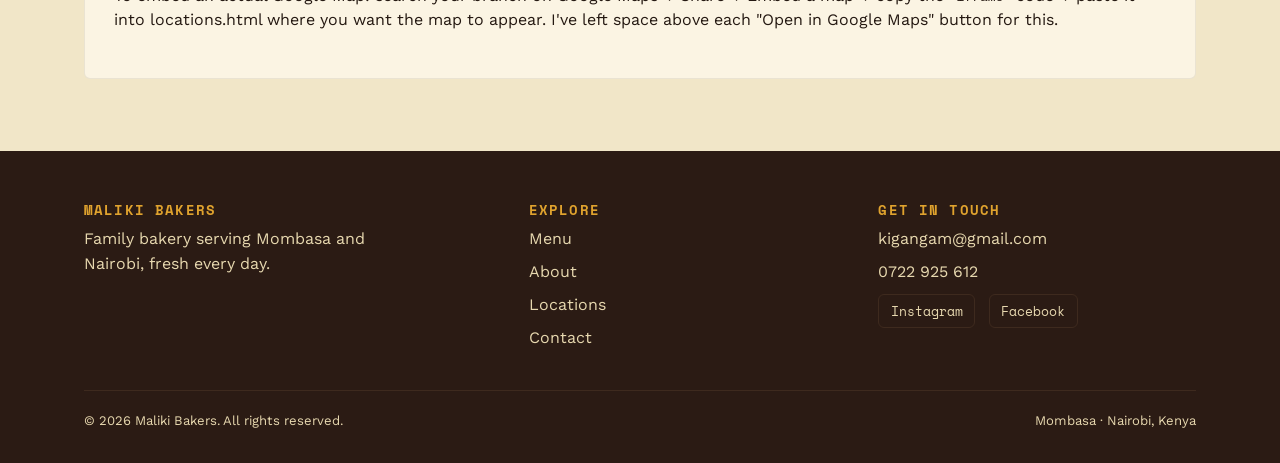
<file: locations.html>
<!DOCTYPE html>
<html lang="en">
<head>
<meta charset="UTF-8">
<meta name="viewport" content="width=device-width, initial-scale=1.0">
<title>Locations — Maliki Bakers</title>
<meta name="description" content="Find Maliki Bakers in Mombasa and Nairobi — addresses, hours and contact numbers.">
<link rel="preconnect" href="https://fonts.googleapis.com">
<link href="https://fonts.googleapis.com/css2?family=Fraunces:opsz,wght@9..144,400..700&family=Work+Sans:wght@400;500;600&family=Space+Mono:wght@400;700&display=swap" rel="stylesheet">
<link rel="stylesheet" href="css/style.css">
</head>
<body>

<header class="site-header">
  <div class="nav-wrap">
    <a href="index.html" class="logo">Maliki Bakers <span>Mombasa &middot; Nairobi</span></a>
    <button class="nav-toggle" aria-label="Toggle menu" aria-expanded="false">&#9776;</button>
    <ul class="nav-links">
      <li><a href="index.html">Home</a></li>
      <li><a href="menu.html">Menu</a></li>
      <li><a href="about.html">About</a></li>
      <li><a href="locations.html" class="active">Locations</a></li>
      <li><a href="contact.html">Contact</a></li>
      <li><a href="order.html" class="order-cta">Order Now</a></li>
    </ul>
  </div>
</header>

<section class="hero" style="padding-bottom:3.5rem;">
  <div class="container">
    <p class="eyebrow">Find Us</p>
    <h1>Two branches</h1>
    <p class="lede">One in Mombasa, one in Nairobi. Fill in the exact addresses, hours and map links below.</p>
  </div>
</section>

<section>
  <div class="container">
    <div class="section-band">
      <h2>Our Branches</h2>
      <a href="tel:+254722925612" class="btn order-cta">Call Us</a>
    </div>
    <div class="section-band-body">
      <p class="placeholder-note">Placeholder — replace bracketed text with real addresses, hours, phone numbers, and Google Maps links.</p>

      <div class="outlet-tabs">
        <button class="outlet-tab-btn active" data-tab="mombasa">🏝️ Mombasa</button>
        <button class="outlet-tab-btn" data-tab="nairobi">🏙️ Nairobi</button>
      </div>

      <div class="outlet-panel active" data-panel="mombasa">
        <div class="location-card mombasa">
          <h3>🏝️ Mombasa Branch</h3>
          <p class="location-meta"><strong>Address:</strong> [Street, area, Mombasa]</p>
          <p class="location-meta"><strong>Phone:</strong> <a href="tel:+254722925612" style="color:var(--crust);">0722 925 612</a></p>
          <p class="location-meta"><strong>WhatsApp:</strong> <a href="https://wa.me/254722925612" style="color:var(--crust);">0722 925 612</a></p>
          <a href="#" class="btn btn-outline" style="border-color:var(--crust); color:var(--crust); margin-top:0.8rem;">Open in Google Maps</a>
        </div>
        <div class="hours-table">
          <h4>Working Hours &mdash; Mombasa</h4>
          <div class="hours-row"><span class="day">Monday</span><span class="time">8:00 AM – 6:00 PM</span></div>
          <div class="hours-row"><span class="day">Tuesday</span><span class="time">8:00 AM – 6:00 PM</span></div>
          <div class="hours-row"><span class="day">Wednesday</span><span class="time">8:00 AM – 6:00 PM</span></div>
          <div class="hours-row"><span class="day">Thursday</span><span class="time">8:00 AM – 6:00 PM</span></div>
          <div class="hours-row"><span class="day">Friday</span><span class="time">8:00 AM – 6:00 PM</span></div>
          <div class="hours-row"><span class="day">Saturday</span><span class="time">8:00 AM – 6:00 PM</span></div>
          <div class="hours-row closed"><span class="day">Sunday</span><span class="time">Closed</span></div>
        </div>
      </div>

      <div class="outlet-panel" data-panel="nairobi">
        <div class="location-card">
          <h3>🏙️ Nairobi Branch</h3>
          <p class="location-meta"><strong>Address:</strong> [Street, area, Nairobi]</p>
          <p class="location-meta"><strong>Phone:</strong> <a href="tel:+254726637388" style="color:var(--crust);">0726 637 388</a></p>
          <p class="location-meta"><strong>WhatsApp:</strong> <a href="https://wa.me/254726637388" style="color:var(--crust);">0726 637 388</a></p>
          <a href="#" class="btn btn-outline" style="border-color:var(--crust); color:var(--crust); margin-top:0.8rem;">Open in Google Maps</a>
        </div>
        <div class="hours-table">
          <h4>Working Hours &mdash; Nairobi</h4>
          <div class="hours-row"><span class="day">Monday</span><span class="time">8:00 AM – 6:00 PM</span></div>
          <div class="hours-row"><span class="day">Tuesday</span><span class="time">8:00 AM – 6:00 PM</span></div>
          <div class="hours-row"><span class="day">Wednesday</span><span class="time">8:00 AM – 6:00 PM</span></div>
          <div class="hours-row"><span class="day">Thursday</span><span class="time">8:00 AM – 6:00 PM</span></div>
          <div class="hours-row"><span class="day">Friday</span><span class="time">8:00 AM – 6:00 PM</span></div>
          <div class="hours-row"><span class="day">Saturday</span><span class="time">8:00 AM – 6:00 PM</span></div>
          <div class="hours-row closed"><span class="day">Sunday</span><span class="time">Closed</span></div>
        </div>
      </div>

    </div>

    <div class="card" style="margin-top:2.5rem;">
      <h3>Adding a real map</h3>
      <p>To embed an actual Google Map: search your branch on Google Maps &rarr; Share &rarr; Embed a map &rarr; copy the <code>&lt;iframe&gt;</code> code &rarr; paste it into locations.html where you want the map to appear. I've left space above each "Open in Google Maps" button for this.</p>
    </div>
  </div>
</section>

<footer class="site-footer">
  <div class="container">
    <div class="footer-grid">
      <div>
        <h4>Maliki Bakers</h4>
        <p style="color:var(--flour-dim); max-width:32ch;">Family bakery serving Mombasa and Nairobi, fresh every day.</p>
      </div>
      <div>
        <h4>Explore</h4>
        <ul>
          <li><a href="menu.html">Menu</a></li>
          <li><a href="about.html">About</a></li>
          <li><a href="locations.html">Locations</a></li>
          <li><a href="contact.html">Contact</a></li>
        </ul>
      </div>
      <div>
        <h4>Get in touch</h4>
        <ul>
          <li><a href="mailto:kigangam@gmail.com">kigangam@gmail.com</a></li>
          <li><a href="tel:+254722925612">0722 925 612</a></li>
        </ul>
        <div class="social-links">
          <a href="https://www.instagram.com/malikibakers/" target="_blank" rel="noopener">Instagram</a>
          <a href="https://www.facebook.com/profile.php?id=102564581432765" target="_blank" rel="noopener">Facebook</a>
        </div>
      </div>
    </div>
    <div class="footer-bottom">
      <span>&copy; <span id="year"></span> Maliki Bakers. All rights reserved.</span>
      <span>Mombasa &middot; Nairobi, Kenya</span>
    </div>
  </div>
</footer>

<script src="js/script.js"></script>
<script>document.getElementById('year').textContent = new Date().getFullYear();</script>
</body>
</html>
</file>
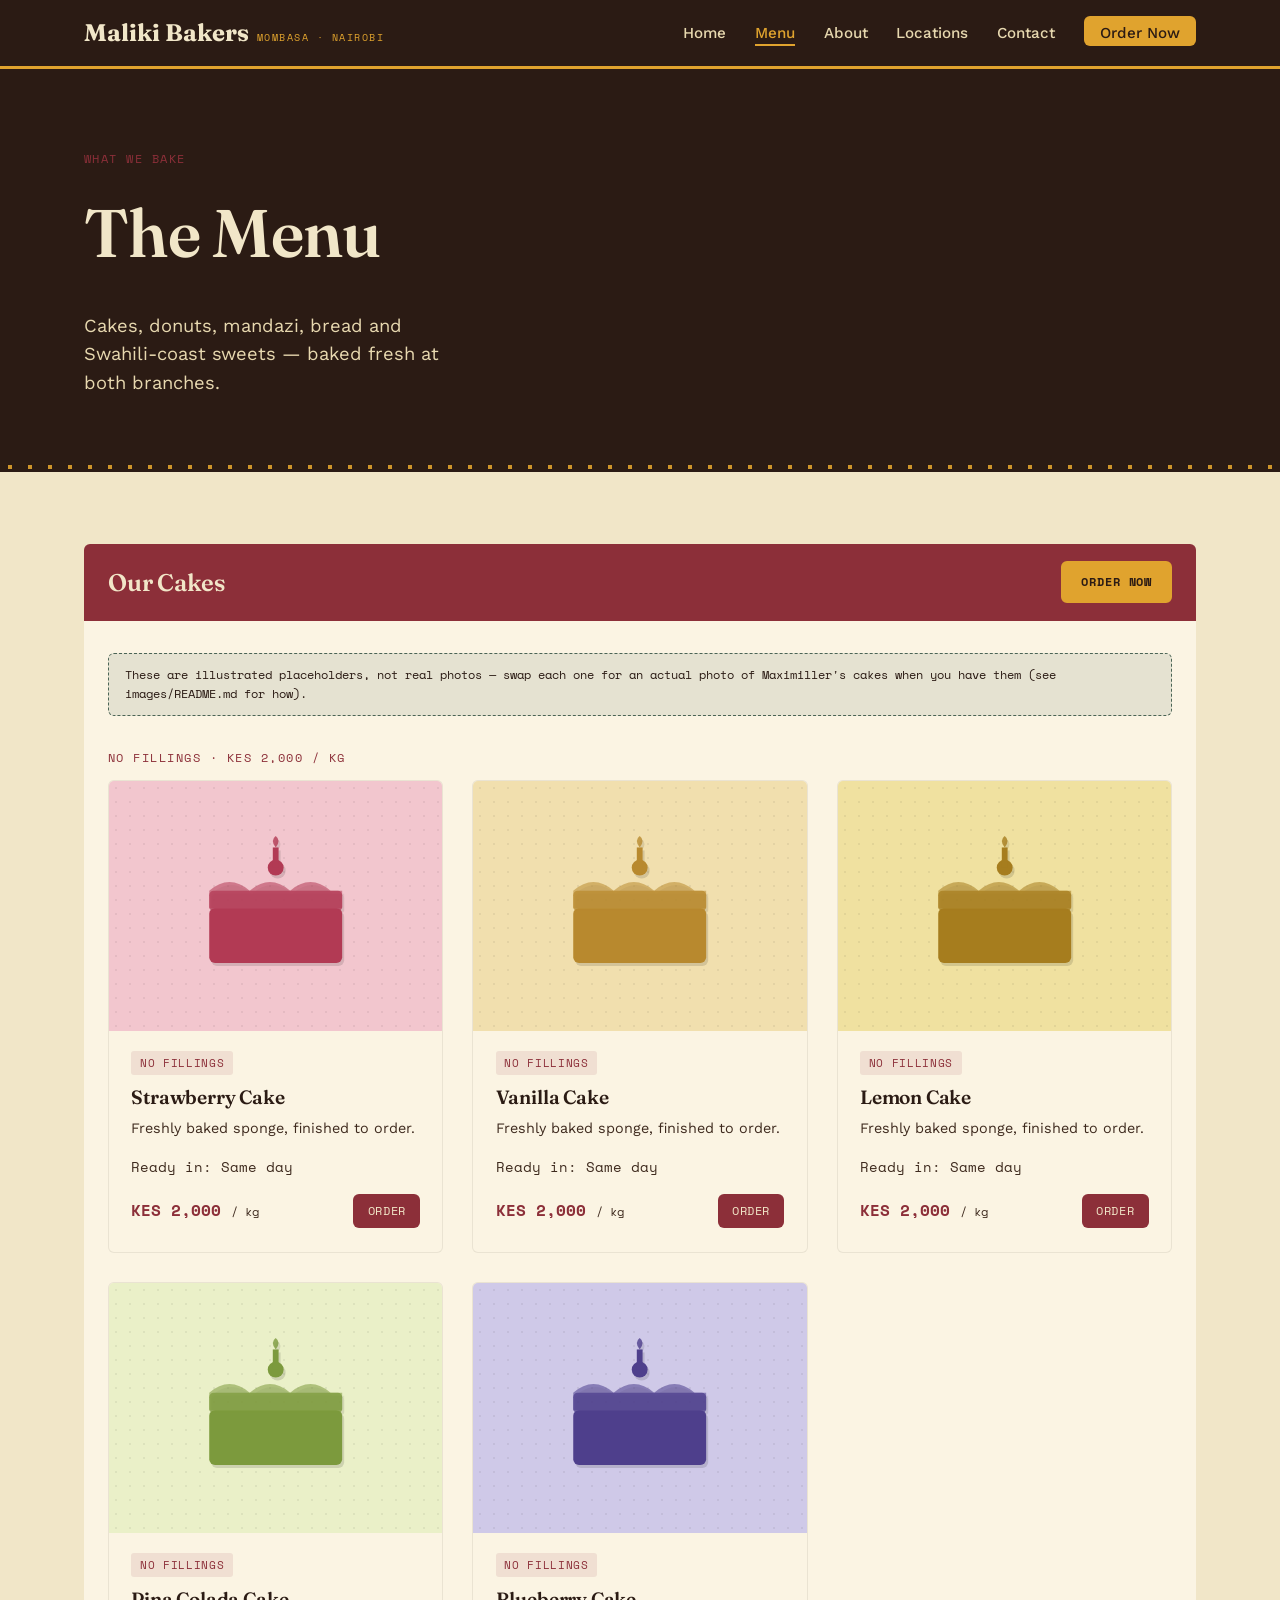
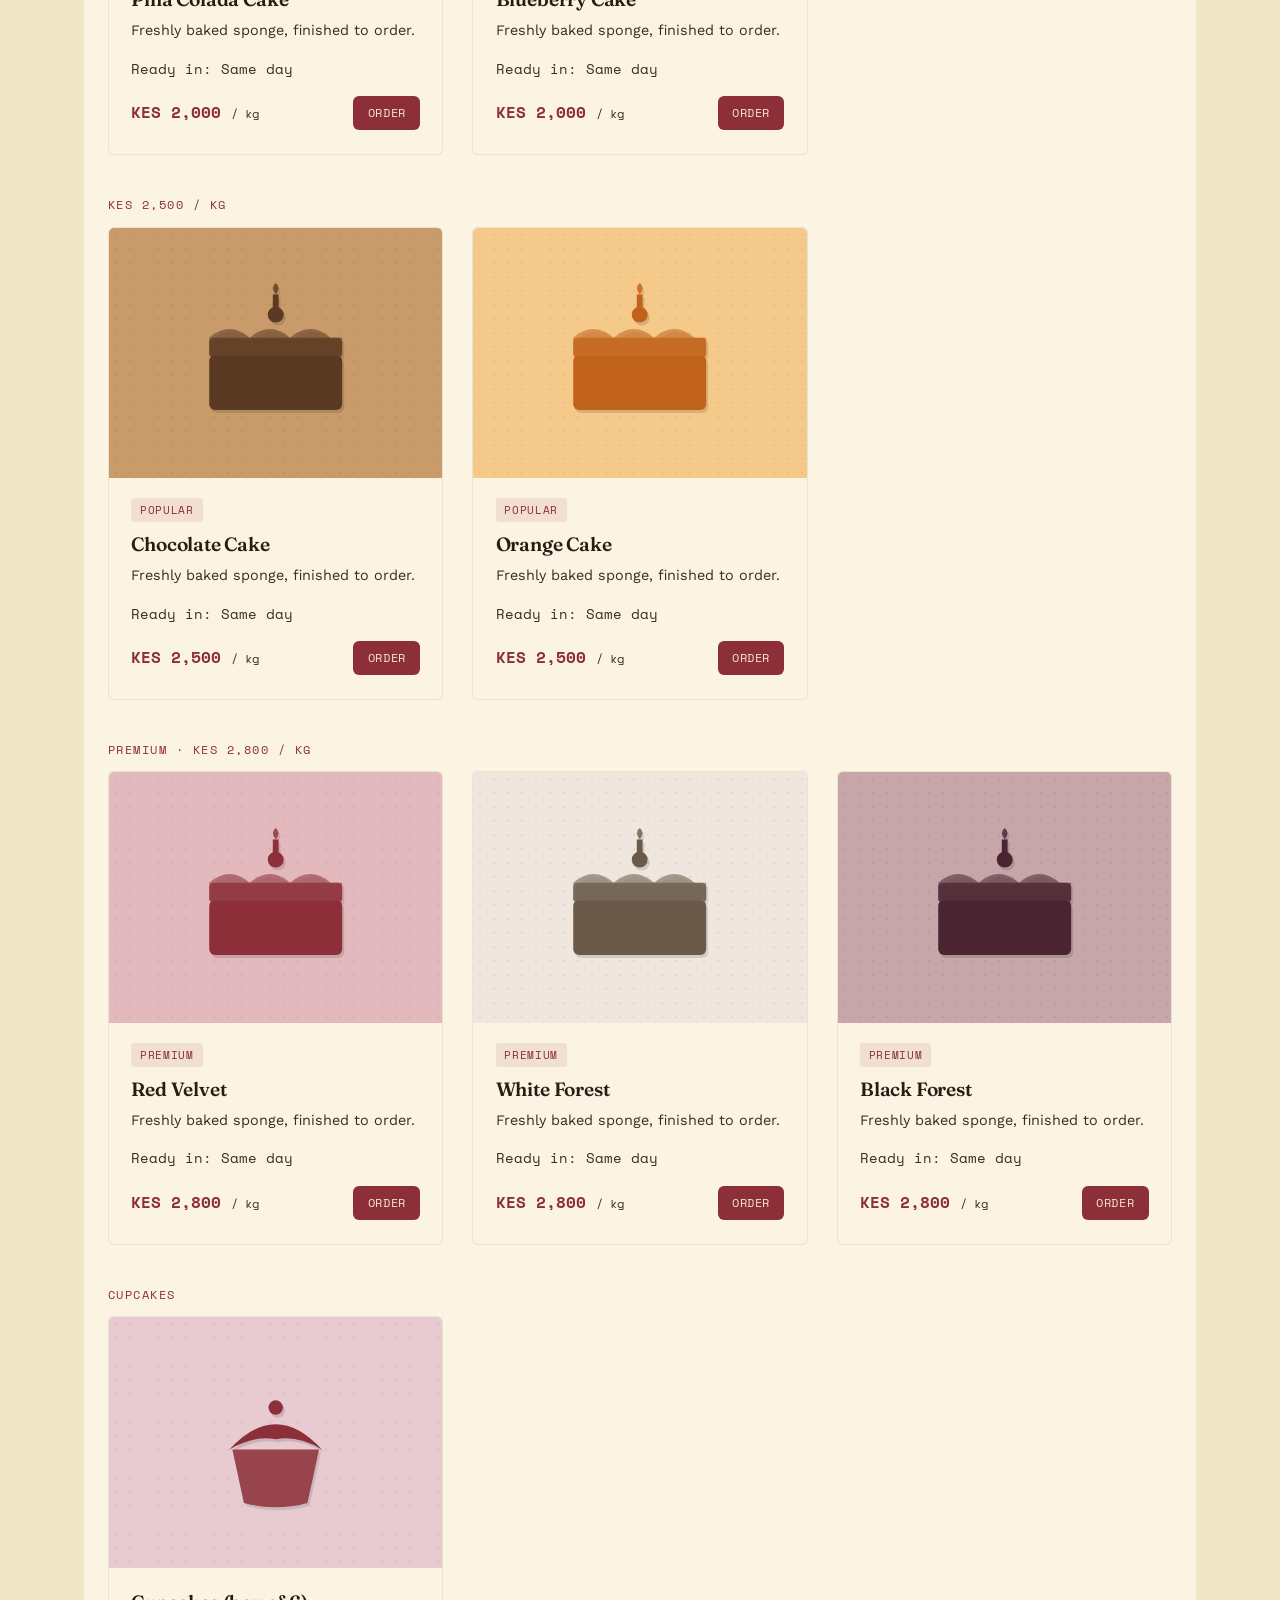
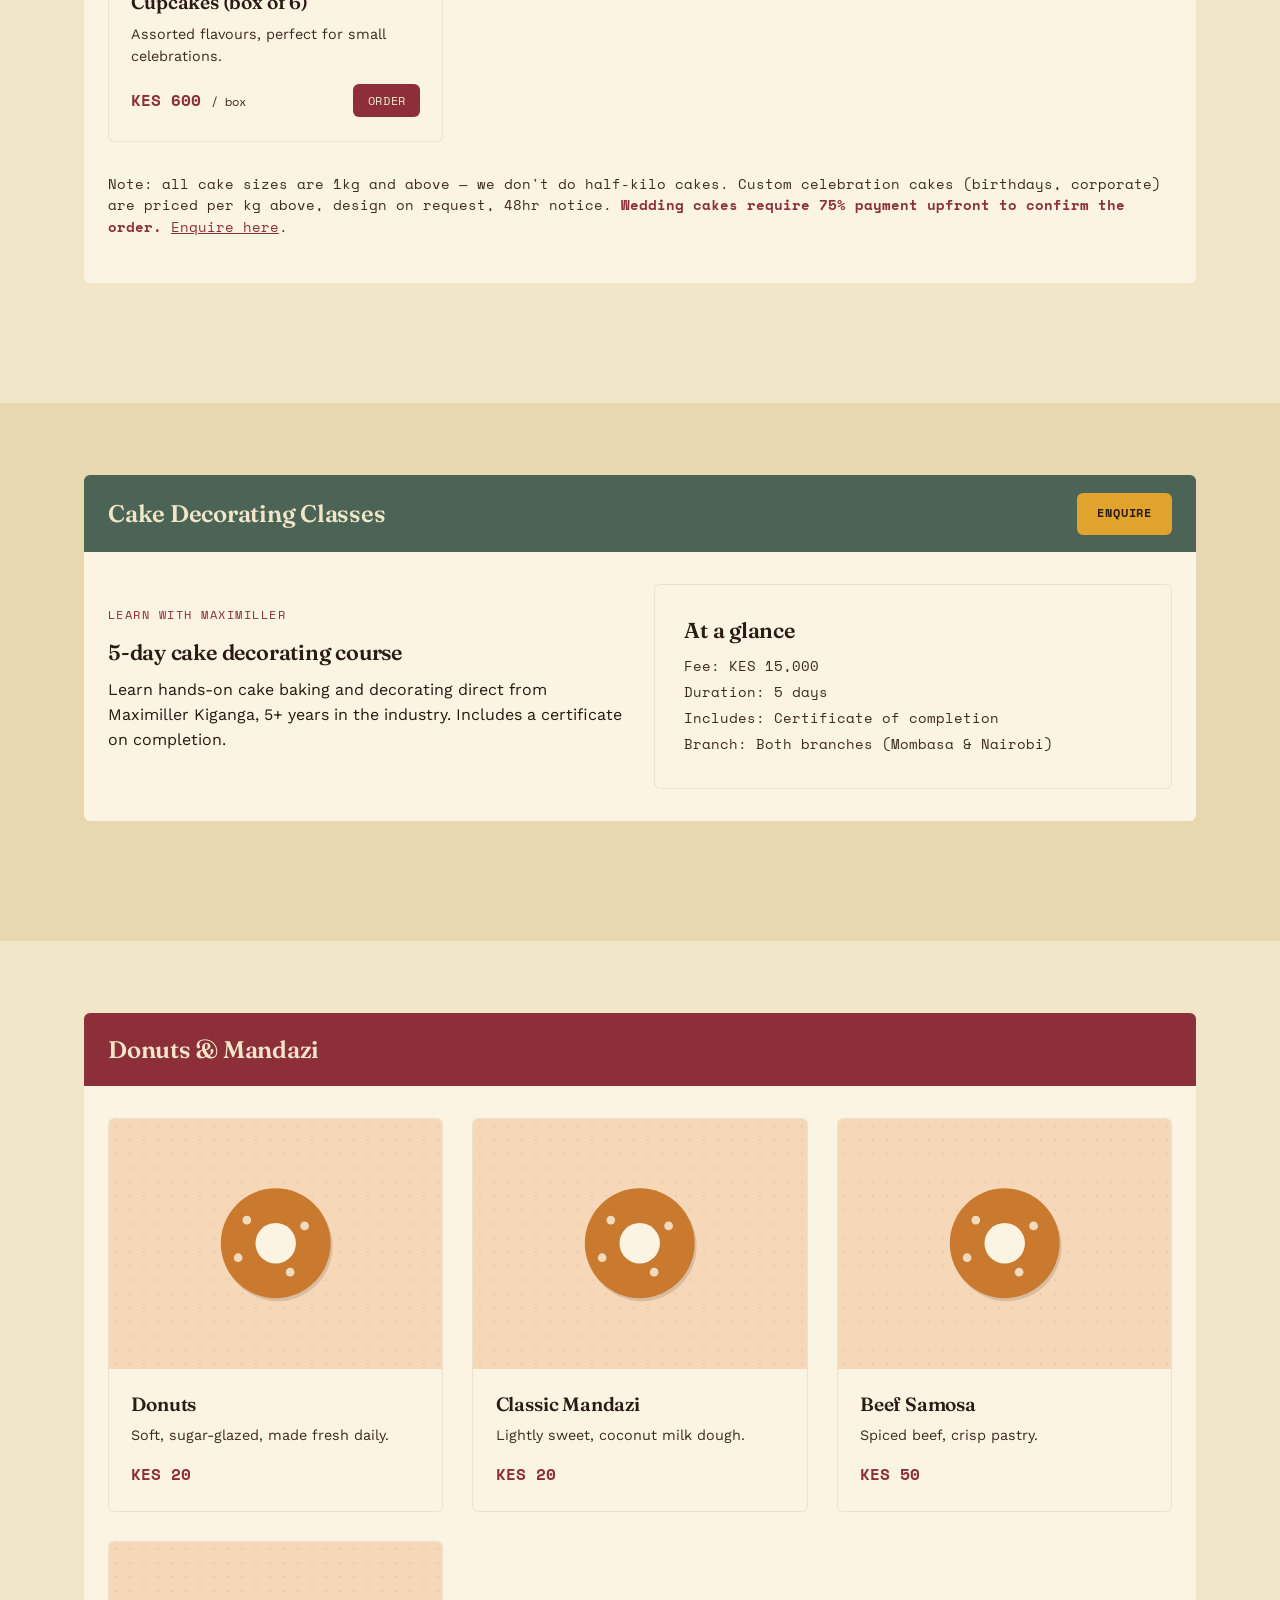
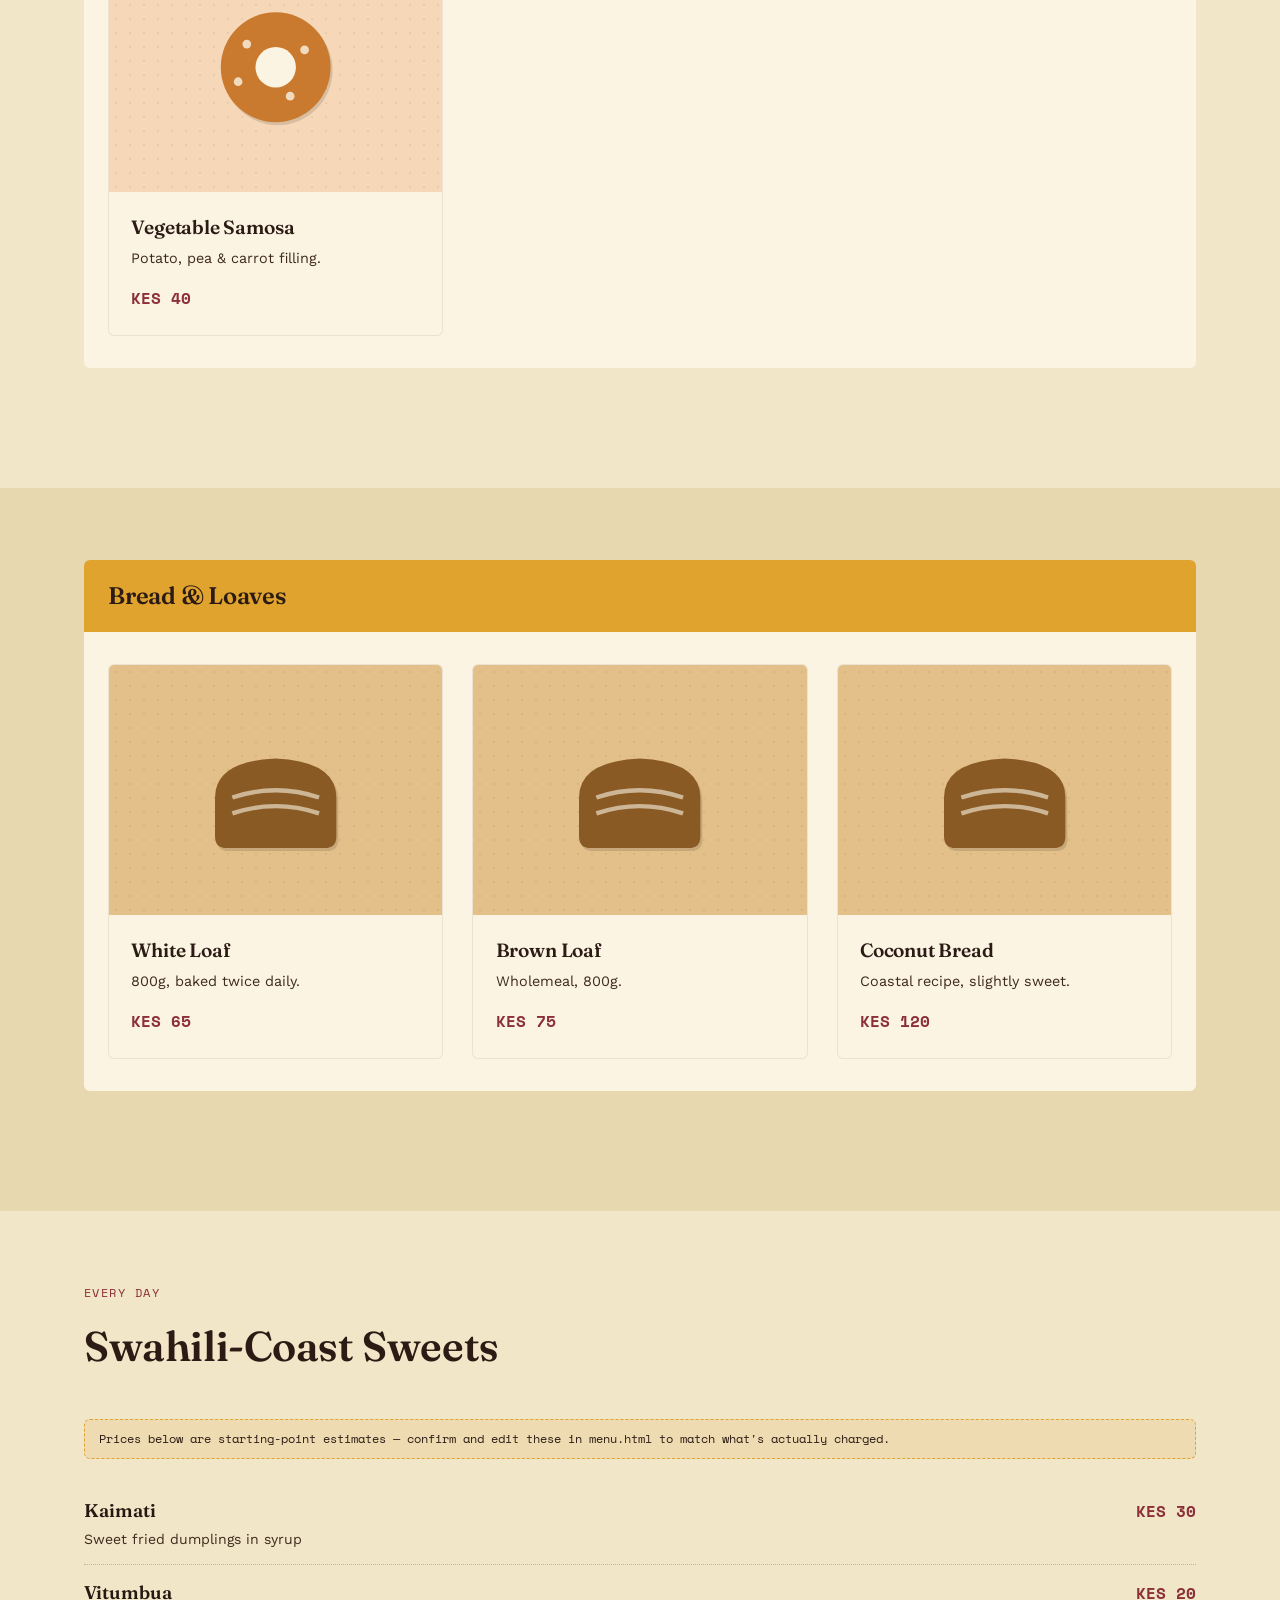
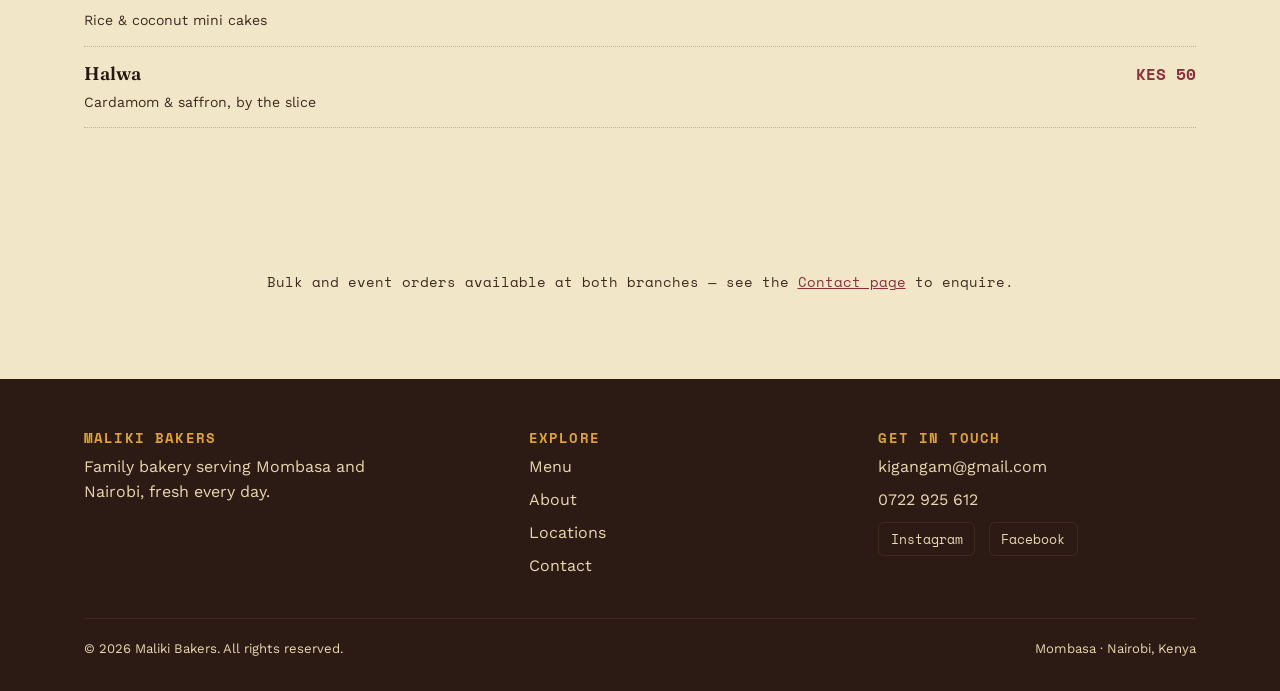
<file: menu.html>
<!DOCTYPE html>
<html lang="en">
<head>
<meta charset="UTF-8">
<meta name="viewport" content="width=device-width, initial-scale=1.0">
<title>Menu — Maliki Bakers</title>
<meta name="description" content="Bread, cakes, mandazi, samosas and Swahili-coast sweets at Maliki Bakers.">
<link rel="preconnect" href="https://fonts.googleapis.com">
<link href="https://fonts.googleapis.com/css2?family=Fraunces:opsz,wght@9..144,400..700&family=Work+Sans:wght@400;500;600&family=Space+Mono:wght@400;700&display=swap" rel="stylesheet">
<link rel="stylesheet" href="css/style.css">
</head>
<body>

<header class="site-header">
  <div class="nav-wrap">
    <a href="index.html" class="logo">Maliki Bakers <span>Mombasa &middot; Nairobi</span></a>
    <button class="nav-toggle" aria-label="Toggle menu" aria-expanded="false">&#9776;</button>
    <ul class="nav-links">
      <li><a href="index.html">Home</a></li>
      <li><a href="menu.html" class="active">Menu</a></li>
      <li><a href="about.html">About</a></li>
      <li><a href="locations.html">Locations</a></li>
      <li><a href="contact.html">Contact</a></li>
      <li><a href="order.html" class="order-cta">Order Now</a></li>
    </ul>
  </div>
</header>

<section class="hero" style="padding-bottom:3.5rem;">
  <div class="container">
    <p class="eyebrow">What We Bake</p>
    <h1>The Menu</h1>
    <p class="lede">Cakes, donuts, mandazi, bread and Swahili-coast sweets — baked fresh at both branches.</p>
  </div>
</section>

<section>
  <div class="container">
    <div class="section-band">
      <h2>Our Cakes</h2>
      <a href="order.html" class="btn order-cta">Order Now</a>
    </div>
    <div class="section-band-body">
      <p class="photo-note">These are illustrated placeholders, not real photos — swap each one for an actual photo of Maximiller's cakes when you have them (see images/README.md for how).</p>

      <p class="eyebrow" style="margin-top:0.5rem;">No Fillings &middot; KES 2,000 / kg</p>
      <div class="grid grid-3" style="margin-bottom:2.5rem;">
      <div class="cake-card">
        <div class="cake-visual strawberry">
          <svg class="cake-icon" viewBox="0 0 120 100" xmlns="http://www.w3.org/2000/svg">
            <rect x="14" y="52" width="92" height="38" rx="4" fill="currentColor"/>
            <rect x="14" y="40" width="92" height="14" rx="3" fill="currentColor" opacity="0.75"/>
            <path d="M14 40 Q28 28 42 40 Q56 28 70 40 Q84 28 98 40 Q104 40 106 40 V52 H14 Z" fill="currentColor" opacity="0.55"/>
            <circle cx="60" cy="24" r="5.5" fill="currentColor"/>
            <rect x="58" y="10" width="4" height="14" fill="currentColor"/>
            <path d="M60 10 Q64 5 60 2 Q56 5 60 10 Z" fill="currentColor" opacity="0.8"/>
          </svg>
        </div>
        <div class="cake-body">
          <span class="cake-tag">No Fillings</span>
          <h3>Strawberry Cake</h3>
          <p>Freshly baked sponge, finished to order.</p>
          <p class="cake-wait">Ready in: Same day</p>
          <div class="cake-footer">
            <span class="cake-price">KES 2,000 <small>/ kg</small></span>
            <a href="order.html?cake=strawberry-cake" class="cake-order-btn">Order</a>
          </div>
        </div>
      </div>
      <div class="cake-card">
        <div class="cake-visual vanilla">
          <svg class="cake-icon" viewBox="0 0 120 100" xmlns="http://www.w3.org/2000/svg">
            <rect x="14" y="52" width="92" height="38" rx="4" fill="currentColor"/>
            <rect x="14" y="40" width="92" height="14" rx="3" fill="currentColor" opacity="0.75"/>
            <path d="M14 40 Q28 28 42 40 Q56 28 70 40 Q84 28 98 40 Q104 40 106 40 V52 H14 Z" fill="currentColor" opacity="0.55"/>
            <circle cx="60" cy="24" r="5.5" fill="currentColor"/>
            <rect x="58" y="10" width="4" height="14" fill="currentColor"/>
            <path d="M60 10 Q64 5 60 2 Q56 5 60 10 Z" fill="currentColor" opacity="0.8"/>
          </svg>
        </div>
        <div class="cake-body">
          <span class="cake-tag">No Fillings</span>
          <h3>Vanilla Cake</h3>
          <p>Freshly baked sponge, finished to order.</p>
          <p class="cake-wait">Ready in: Same day</p>
          <div class="cake-footer">
            <span class="cake-price">KES 2,000 <small>/ kg</small></span>
            <a href="order.html?cake=vanilla-cake" class="cake-order-btn">Order</a>
          </div>
        </div>
      </div>
      <div class="cake-card">
        <div class="cake-visual lemon">
          <svg class="cake-icon" viewBox="0 0 120 100" xmlns="http://www.w3.org/2000/svg">
            <rect x="14" y="52" width="92" height="38" rx="4" fill="currentColor"/>
            <rect x="14" y="40" width="92" height="14" rx="3" fill="currentColor" opacity="0.75"/>
            <path d="M14 40 Q28 28 42 40 Q56 28 70 40 Q84 28 98 40 Q104 40 106 40 V52 H14 Z" fill="currentColor" opacity="0.55"/>
            <circle cx="60" cy="24" r="5.5" fill="currentColor"/>
            <rect x="58" y="10" width="4" height="14" fill="currentColor"/>
            <path d="M60 10 Q64 5 60 2 Q56 5 60 10 Z" fill="currentColor" opacity="0.8"/>
          </svg>
        </div>
        <div class="cake-body">
          <span class="cake-tag">No Fillings</span>
          <h3>Lemon Cake</h3>
          <p>Freshly baked sponge, finished to order.</p>
          <p class="cake-wait">Ready in: Same day</p>
          <div class="cake-footer">
            <span class="cake-price">KES 2,000 <small>/ kg</small></span>
            <a href="order.html?cake=lemon-cake" class="cake-order-btn">Order</a>
          </div>
        </div>
      </div>
      <div class="cake-card">
        <div class="cake-visual pinacolada">
          <svg class="cake-icon" viewBox="0 0 120 100" xmlns="http://www.w3.org/2000/svg">
            <rect x="14" y="52" width="92" height="38" rx="4" fill="currentColor"/>
            <rect x="14" y="40" width="92" height="14" rx="3" fill="currentColor" opacity="0.75"/>
            <path d="M14 40 Q28 28 42 40 Q56 28 70 40 Q84 28 98 40 Q104 40 106 40 V52 H14 Z" fill="currentColor" opacity="0.55"/>
            <circle cx="60" cy="24" r="5.5" fill="currentColor"/>
            <rect x="58" y="10" width="4" height="14" fill="currentColor"/>
            <path d="M60 10 Q64 5 60 2 Q56 5 60 10 Z" fill="currentColor" opacity="0.8"/>
          </svg>
        </div>
        <div class="cake-body">
          <span class="cake-tag">No Fillings</span>
          <h3>Pina Colada Cake</h3>
          <p>Freshly baked sponge, finished to order.</p>
          <p class="cake-wait">Ready in: Same day</p>
          <div class="cake-footer">
            <span class="cake-price">KES 2,000 <small>/ kg</small></span>
            <a href="order.html?cake=pina-colada-cake" class="cake-order-btn">Order</a>
          </div>
        </div>
      </div>
      <div class="cake-card">
        <div class="cake-visual blueberry">
          <svg class="cake-icon" viewBox="0 0 120 100" xmlns="http://www.w3.org/2000/svg">
            <rect x="14" y="52" width="92" height="38" rx="4" fill="currentColor"/>
            <rect x="14" y="40" width="92" height="14" rx="3" fill="currentColor" opacity="0.75"/>
            <path d="M14 40 Q28 28 42 40 Q56 28 70 40 Q84 28 98 40 Q104 40 106 40 V52 H14 Z" fill="currentColor" opacity="0.55"/>
            <circle cx="60" cy="24" r="5.5" fill="currentColor"/>
            <rect x="58" y="10" width="4" height="14" fill="currentColor"/>
            <path d="M60 10 Q64 5 60 2 Q56 5 60 10 Z" fill="currentColor" opacity="0.8"/>
          </svg>
        </div>
        <div class="cake-body">
          <span class="cake-tag">No Fillings</span>
          <h3>Blueberry Cake</h3>
          <p>Freshly baked sponge, finished to order.</p>
          <p class="cake-wait">Ready in: Same day</p>
          <div class="cake-footer">
            <span class="cake-price">KES 2,000 <small>/ kg</small></span>
            <a href="order.html?cake=blueberry-cake" class="cake-order-btn">Order</a>
          </div>
        </div>
      </div>
      </div>

      <p class="eyebrow">KES 2,500 / kg</p>
      <div class="grid grid-3" style="margin-bottom:2.5rem;">
      <div class="cake-card">
        <div class="cake-visual choc">
          <svg class="cake-icon" viewBox="0 0 120 100" xmlns="http://www.w3.org/2000/svg">
            <rect x="14" y="52" width="92" height="38" rx="4" fill="currentColor"/>
            <rect x="14" y="40" width="92" height="14" rx="3" fill="currentColor" opacity="0.75"/>
            <path d="M14 40 Q28 28 42 40 Q56 28 70 40 Q84 28 98 40 Q104 40 106 40 V52 H14 Z" fill="currentColor" opacity="0.55"/>
            <circle cx="60" cy="24" r="5.5" fill="currentColor"/>
            <rect x="58" y="10" width="4" height="14" fill="currentColor"/>
            <path d="M60 10 Q64 5 60 2 Q56 5 60 10 Z" fill="currentColor" opacity="0.8"/>
          </svg>
        </div>
        <div class="cake-body">
          <span class="cake-tag">Popular</span>
          <h3>Chocolate Cake</h3>
          <p>Freshly baked sponge, finished to order.</p>
          <p class="cake-wait">Ready in: Same day</p>
          <div class="cake-footer">
            <span class="cake-price">KES 2,500 <small>/ kg</small></span>
            <a href="order.html?cake=chocolate-cake" class="cake-order-btn">Order</a>
          </div>
        </div>
      </div>
      <div class="cake-card">
        <div class="cake-visual orange">
          <svg class="cake-icon" viewBox="0 0 120 100" xmlns="http://www.w3.org/2000/svg">
            <rect x="14" y="52" width="92" height="38" rx="4" fill="currentColor"/>
            <rect x="14" y="40" width="92" height="14" rx="3" fill="currentColor" opacity="0.75"/>
            <path d="M14 40 Q28 28 42 40 Q56 28 70 40 Q84 28 98 40 Q104 40 106 40 V52 H14 Z" fill="currentColor" opacity="0.55"/>
            <circle cx="60" cy="24" r="5.5" fill="currentColor"/>
            <rect x="58" y="10" width="4" height="14" fill="currentColor"/>
            <path d="M60 10 Q64 5 60 2 Q56 5 60 10 Z" fill="currentColor" opacity="0.8"/>
          </svg>
        </div>
        <div class="cake-body">
          <span class="cake-tag">Popular</span>
          <h3>Orange Cake</h3>
          <p>Freshly baked sponge, finished to order.</p>
          <p class="cake-wait">Ready in: Same day</p>
          <div class="cake-footer">
            <span class="cake-price">KES 2,500 <small>/ kg</small></span>
            <a href="order.html?cake=orange-cake" class="cake-order-btn">Order</a>
          </div>
        </div>
      </div>
      </div>

      <p class="eyebrow">Premium &middot; KES 2,800 / kg</p>
      <div class="grid grid-3" style="margin-bottom:2.5rem;">
      <div class="cake-card">
        <div class="cake-visual redvelvet">
          <svg class="cake-icon" viewBox="0 0 120 100" xmlns="http://www.w3.org/2000/svg">
            <rect x="14" y="52" width="92" height="38" rx="4" fill="currentColor"/>
            <rect x="14" y="40" width="92" height="14" rx="3" fill="currentColor" opacity="0.75"/>
            <path d="M14 40 Q28 28 42 40 Q56 28 70 40 Q84 28 98 40 Q104 40 106 40 V52 H14 Z" fill="currentColor" opacity="0.55"/>
            <circle cx="60" cy="24" r="5.5" fill="currentColor"/>
            <rect x="58" y="10" width="4" height="14" fill="currentColor"/>
            <path d="M60 10 Q64 5 60 2 Q56 5 60 10 Z" fill="currentColor" opacity="0.8"/>
          </svg>
        </div>
        <div class="cake-body">
          <span class="cake-tag">Premium</span>
          <h3>Red Velvet</h3>
          <p>Freshly baked sponge, finished to order.</p>
          <p class="cake-wait">Ready in: Same day</p>
          <div class="cake-footer">
            <span class="cake-price">KES 2,800 <small>/ kg</small></span>
            <a href="order.html?cake=red-velvet" class="cake-order-btn">Order</a>
          </div>
        </div>
      </div>
      <div class="cake-card">
        <div class="cake-visual whiteforest">
          <svg class="cake-icon" viewBox="0 0 120 100" xmlns="http://www.w3.org/2000/svg">
            <rect x="14" y="52" width="92" height="38" rx="4" fill="currentColor"/>
            <rect x="14" y="40" width="92" height="14" rx="3" fill="currentColor" opacity="0.75"/>
            <path d="M14 40 Q28 28 42 40 Q56 28 70 40 Q84 28 98 40 Q104 40 106 40 V52 H14 Z" fill="currentColor" opacity="0.55"/>
            <circle cx="60" cy="24" r="5.5" fill="currentColor"/>
            <rect x="58" y="10" width="4" height="14" fill="currentColor"/>
            <path d="M60 10 Q64 5 60 2 Q56 5 60 10 Z" fill="currentColor" opacity="0.8"/>
          </svg>
        </div>
        <div class="cake-body">
          <span class="cake-tag">Premium</span>
          <h3>White Forest</h3>
          <p>Freshly baked sponge, finished to order.</p>
          <p class="cake-wait">Ready in: Same day</p>
          <div class="cake-footer">
            <span class="cake-price">KES 2,800 <small>/ kg</small></span>
            <a href="order.html?cake=white-forest" class="cake-order-btn">Order</a>
          </div>
        </div>
      </div>
      <div class="cake-card">
        <div class="cake-visual blackforest">
          <svg class="cake-icon" viewBox="0 0 120 100" xmlns="http://www.w3.org/2000/svg">
            <rect x="14" y="52" width="92" height="38" rx="4" fill="currentColor"/>
            <rect x="14" y="40" width="92" height="14" rx="3" fill="currentColor" opacity="0.75"/>
            <path d="M14 40 Q28 28 42 40 Q56 28 70 40 Q84 28 98 40 Q104 40 106 40 V52 H14 Z" fill="currentColor" opacity="0.55"/>
            <circle cx="60" cy="24" r="5.5" fill="currentColor"/>
            <rect x="58" y="10" width="4" height="14" fill="currentColor"/>
            <path d="M60 10 Q64 5 60 2 Q56 5 60 10 Z" fill="currentColor" opacity="0.8"/>
          </svg>
        </div>
        <div class="cake-body">
          <span class="cake-tag">Premium</span>
          <h3>Black Forest</h3>
          <p>Freshly baked sponge, finished to order.</p>
          <p class="cake-wait">Ready in: Same day</p>
          <div class="cake-footer">
            <span class="cake-price">KES 2,800 <small>/ kg</small></span>
            <a href="order.html?cake=black-forest" class="cake-order-btn">Order</a>
          </div>
        </div>
      </div>
      </div>

      <p class="eyebrow">Cupcakes</p>
      <div class="grid grid-3">
      <div class="cake-card">
        <div class="cake-visual cupcake">
          <svg class="cake-icon" viewBox="0 0 120 100" xmlns="http://www.w3.org/2000/svg">
            <path d="M30 55 L90 55 L82 92 Q60 98 38 92 Z" fill="currentColor" opacity="0.85"/>
            <path d="M28 55 Q60 20 92 55 Q75 45 60 48 Q45 45 28 55 Z" fill="currentColor"/>
            <circle cx="60" cy="26" r="5" fill="currentColor"/>
          </svg>
        </div>
        <div class="cake-body">
          <h3>Cupcakes (box of 6)</h3>
          <p>Assorted flavours, perfect for small celebrations.</p>
          <div class="cake-footer">
            <span class="cake-price">KES 600 <small>/ box</small></span>
            <a href="tel:+254722925612" class="cake-order-btn">Order</a>
          </div>
        </div>
      </div>
      </div>

      <p style="font-family:var(--font-mono); font-size:0.85rem; color:var(--crust-soft); margin-top:2rem;">
        Note: all cake sizes are 1kg and above &mdash; we don't do half-kilo cakes.
        Custom celebration cakes (birthdays, corporate) are priced per kg above, design on request, 48hr notice.
        <strong style="color:var(--hibiscus);">Wedding cakes require 75% payment upfront to confirm the order.</strong>
        <a href="contact.html" style="color:var(--hibiscus); text-decoration:underline;">Enquire here</a>.
      </p>
    </div>
  </div>
</section>

<section class="section-alt">
  <div class="container">
    <div class="section-band" style="background:var(--cardamom);">
      <h2>Cake Decorating Classes</h2>
      <a href="contact.html" class="btn order-cta">Enquire</a>
    </div>
    <div class="section-band-body">
      <div class="grid grid-2" style="align-items:center;">
        <div>
          <p class="eyebrow">Learn With Maximiller</p>
          <h3>5-day cake decorating course</h3>
          <p>Learn hands-on cake baking and decorating direct from Maximiller Kiganga, 5+ years in the industry. Includes a certificate on completion.</p>
        </div>
        <div class="card">
          <h3>At a glance</h3>
          <p class="location-meta">Fee: KES 15,000</p>
          <p class="location-meta">Duration: 5 days</p>
          <p class="location-meta">Includes: Certificate of completion</p>
          <p class="location-meta">Branch: Both branches (Mombasa &amp; Nairobi)</p>
        </div>
      </div>
    </div>
  </div>
</section>

<section>
  <div class="container">
    <div class="section-band">
      <h2>Donuts &amp; Mandazi</h2>
    </div>
    <div class="section-band-body">
      <div class="grid grid-3">
      <div class="cake-card">
        <div class="cake-visual donut">
          <svg class="cake-icon" viewBox="0 0 120 100" xmlns="http://www.w3.org/2000/svg">
            <circle cx="60" cy="50" r="38" fill="currentColor"/>
            <circle cx="60" cy="50" r="14" fill="var(--paper)"/>
            <circle cx="40" cy="34" r="3" fill="var(--paper)" opacity="0.8"/>
            <circle cx="80" cy="38" r="3" fill="var(--paper)" opacity="0.8"/>
            <circle cx="70" cy="70" r="3" fill="var(--paper)" opacity="0.8"/>
            <circle cx="34" cy="60" r="3" fill="var(--paper)" opacity="0.8"/>
          </svg>
        </div>
        <div class="cake-body">
          <h3>Donuts</h3>
          <p>Soft, sugar-glazed, made fresh daily.</p>
          <div class="cake-footer">
            <span class="cake-price">KES 20</span>
          </div>
        </div>
      </div>
      <div class="cake-card">
        <div class="cake-visual donut">
          <svg class="cake-icon" viewBox="0 0 120 100" xmlns="http://www.w3.org/2000/svg">
            <circle cx="60" cy="50" r="38" fill="currentColor"/>
            <circle cx="60" cy="50" r="14" fill="var(--paper)"/>
            <circle cx="40" cy="34" r="3" fill="var(--paper)" opacity="0.8"/>
            <circle cx="80" cy="38" r="3" fill="var(--paper)" opacity="0.8"/>
            <circle cx="70" cy="70" r="3" fill="var(--paper)" opacity="0.8"/>
            <circle cx="34" cy="60" r="3" fill="var(--paper)" opacity="0.8"/>
          </svg>
        </div>
        <div class="cake-body">
          <h3>Classic Mandazi</h3>
          <p>Lightly sweet, coconut milk dough.</p>
          <div class="cake-footer">
            <span class="cake-price">KES 20</span>
          </div>
        </div>
      </div>
      <div class="cake-card">
        <div class="cake-visual donut">
          <svg class="cake-icon" viewBox="0 0 120 100" xmlns="http://www.w3.org/2000/svg">
            <circle cx="60" cy="50" r="38" fill="currentColor"/>
            <circle cx="60" cy="50" r="14" fill="var(--paper)"/>
            <circle cx="40" cy="34" r="3" fill="var(--paper)" opacity="0.8"/>
            <circle cx="80" cy="38" r="3" fill="var(--paper)" opacity="0.8"/>
            <circle cx="70" cy="70" r="3" fill="var(--paper)" opacity="0.8"/>
            <circle cx="34" cy="60" r="3" fill="var(--paper)" opacity="0.8"/>
          </svg>
        </div>
        <div class="cake-body">
          <h3>Beef Samosa</h3>
          <p>Spiced beef, crisp pastry.</p>
          <div class="cake-footer">
            <span class="cake-price">KES 50</span>
          </div>
        </div>
      </div>
      <div class="cake-card">
        <div class="cake-visual donut">
          <svg class="cake-icon" viewBox="0 0 120 100" xmlns="http://www.w3.org/2000/svg">
            <circle cx="60" cy="50" r="38" fill="currentColor"/>
            <circle cx="60" cy="50" r="14" fill="var(--paper)"/>
            <circle cx="40" cy="34" r="3" fill="var(--paper)" opacity="0.8"/>
            <circle cx="80" cy="38" r="3" fill="var(--paper)" opacity="0.8"/>
            <circle cx="70" cy="70" r="3" fill="var(--paper)" opacity="0.8"/>
            <circle cx="34" cy="60" r="3" fill="var(--paper)" opacity="0.8"/>
          </svg>
        </div>
        <div class="cake-body">
          <h3>Vegetable Samosa</h3>
          <p>Potato, pea &amp; carrot filling.</p>
          <div class="cake-footer">
            <span class="cake-price">KES 40</span>
          </div>
        </div>
      </div>
      </div>
    </div>
  </div>
</section>

<section class="section-alt">
  <div class="container">
    <div class="section-band" style="background:var(--saffron); color:var(--crust);">
      <h2 style="color:var(--crust);">Bread &amp; Loaves</h2>
    </div>
    <div class="section-band-body">
      <div class="grid grid-3">
      <div class="cake-card">
        <div class="cake-visual bread">
          <svg class="cake-icon" viewBox="0 0 120 100" xmlns="http://www.w3.org/2000/svg">
            <path d="M18 55 Q18 30 60 28 Q102 30 102 55 L102 82 Q102 90 94 90 L26 90 Q18 90 18 82 Z" fill="currentColor"/>
            <path d="M30 55 Q60 45 90 55" stroke="var(--paper)" stroke-width="3" fill="none" opacity="0.6"/>
            <path d="M30 66 Q60 56 90 66" stroke="var(--paper)" stroke-width="3" fill="none" opacity="0.6"/>
          </svg>
        </div>
        <div class="cake-body">
          <h3>White Loaf</h3>
          <p>800g, baked twice daily.</p>
          <div class="cake-footer">
            <span class="cake-price">KES 65</span>
          </div>
        </div>
      </div>
      <div class="cake-card">
        <div class="cake-visual bread">
          <svg class="cake-icon" viewBox="0 0 120 100" xmlns="http://www.w3.org/2000/svg">
            <path d="M18 55 Q18 30 60 28 Q102 30 102 55 L102 82 Q102 90 94 90 L26 90 Q18 90 18 82 Z" fill="currentColor"/>
            <path d="M30 55 Q60 45 90 55" stroke="var(--paper)" stroke-width="3" fill="none" opacity="0.6"/>
            <path d="M30 66 Q60 56 90 66" stroke="var(--paper)" stroke-width="3" fill="none" opacity="0.6"/>
          </svg>
        </div>
        <div class="cake-body">
          <h3>Brown Loaf</h3>
          <p>Wholemeal, 800g.</p>
          <div class="cake-footer">
            <span class="cake-price">KES 75</span>
          </div>
        </div>
      </div>
      <div class="cake-card">
        <div class="cake-visual bread">
          <svg class="cake-icon" viewBox="0 0 120 100" xmlns="http://www.w3.org/2000/svg">
            <path d="M18 55 Q18 30 60 28 Q102 30 102 55 L102 82 Q102 90 94 90 L26 90 Q18 90 18 82 Z" fill="currentColor"/>
            <path d="M30 55 Q60 45 90 55" stroke="var(--paper)" stroke-width="3" fill="none" opacity="0.6"/>
            <path d="M30 66 Q60 56 90 66" stroke="var(--paper)" stroke-width="3" fill="none" opacity="0.6"/>
          </svg>
        </div>
        <div class="cake-body">
          <h3>Coconut Bread</h3>
          <p>Coastal recipe, slightly sweet.</p>
          <div class="cake-footer">
            <span class="cake-price">KES 120</span>
          </div>
        </div>
      </div>
      </div>
    </div>
  </div>
</section>

<section>
  <div class="container">
    <div class="section-head">
      <p class="eyebrow">Every Day</p>
      <h2>Swahili-Coast Sweets</h2>
    </div>
    <p class="placeholder-note">Prices below are starting-point estimates — confirm and edit these in menu.html to match what's actually charged.</p>

    <div class="menu-category" style="margin-bottom:0;">
      <div class="menu-item">
        <span class="name">Kaimati<span class="desc">Sweet fried dumplings in syrup</span></span>
        <span class="price">KES 30</span>
      </div>
      <div class="menu-item">
        <span class="name">Vitumbua<span class="desc">Rice &amp; coconut mini cakes</span></span>
        <span class="price">KES 20</span>
      </div>
      <div class="menu-item">
        <span class="name">Halwa<span class="desc">Cardamom &amp; saffron, by the slice</span></span>
        <span class="price">KES 50</span>
      </div>
    </div>
  </div>
</section>

<section>
  <div class="container">
    <p style="font-family:var(--font-mono); font-size:0.85rem; color:var(--crust-soft); text-align:center;">Bulk and event orders available at both branches &mdash; see the <a href="contact.html" style="color:var(--hibiscus); text-decoration:underline;">Contact page</a> to enquire.</p>
  </div>
</section>

<footer class="site-footer">
  <div class="container">
    <div class="footer-grid">
      <div>
        <h4>Maliki Bakers</h4>
        <p style="color:var(--flour-dim); max-width:32ch;">Family bakery serving Mombasa and Nairobi, fresh every day.</p>
      </div>
      <div>
        <h4>Explore</h4>
        <ul>
          <li><a href="menu.html">Menu</a></li>
          <li><a href="about.html">About</a></li>
          <li><a href="locations.html">Locations</a></li>
          <li><a href="contact.html">Contact</a></li>
        </ul>
      </div>
      <div>
        <h4>Get in touch</h4>
        <ul>
          <li><a href="mailto:kigangam@gmail.com">kigangam@gmail.com</a></li>
          <li><a href="tel:+254722925612">0722 925 612</a></li>
        </ul>
        <div class="social-links">
          <a href="https://www.instagram.com/malikibakers/" target="_blank" rel="noopener">Instagram</a>
          <a href="https://www.facebook.com/profile.php?id=102564581432765" target="_blank" rel="noopener">Facebook</a>
        </div>
      </div>
    </div>
    <div class="footer-bottom">
      <span>&copy; <span id="year"></span> Maliki Bakers. All rights reserved.</span>
      <span>Mombasa &middot; Nairobi, Kenya</span>
    </div>
  </div>
</footer>

<script src="js/script.js"></script>
<script>document.getElementById('year').textContent = new Date().getFullYear();</script>
</body>
</html>
</file>
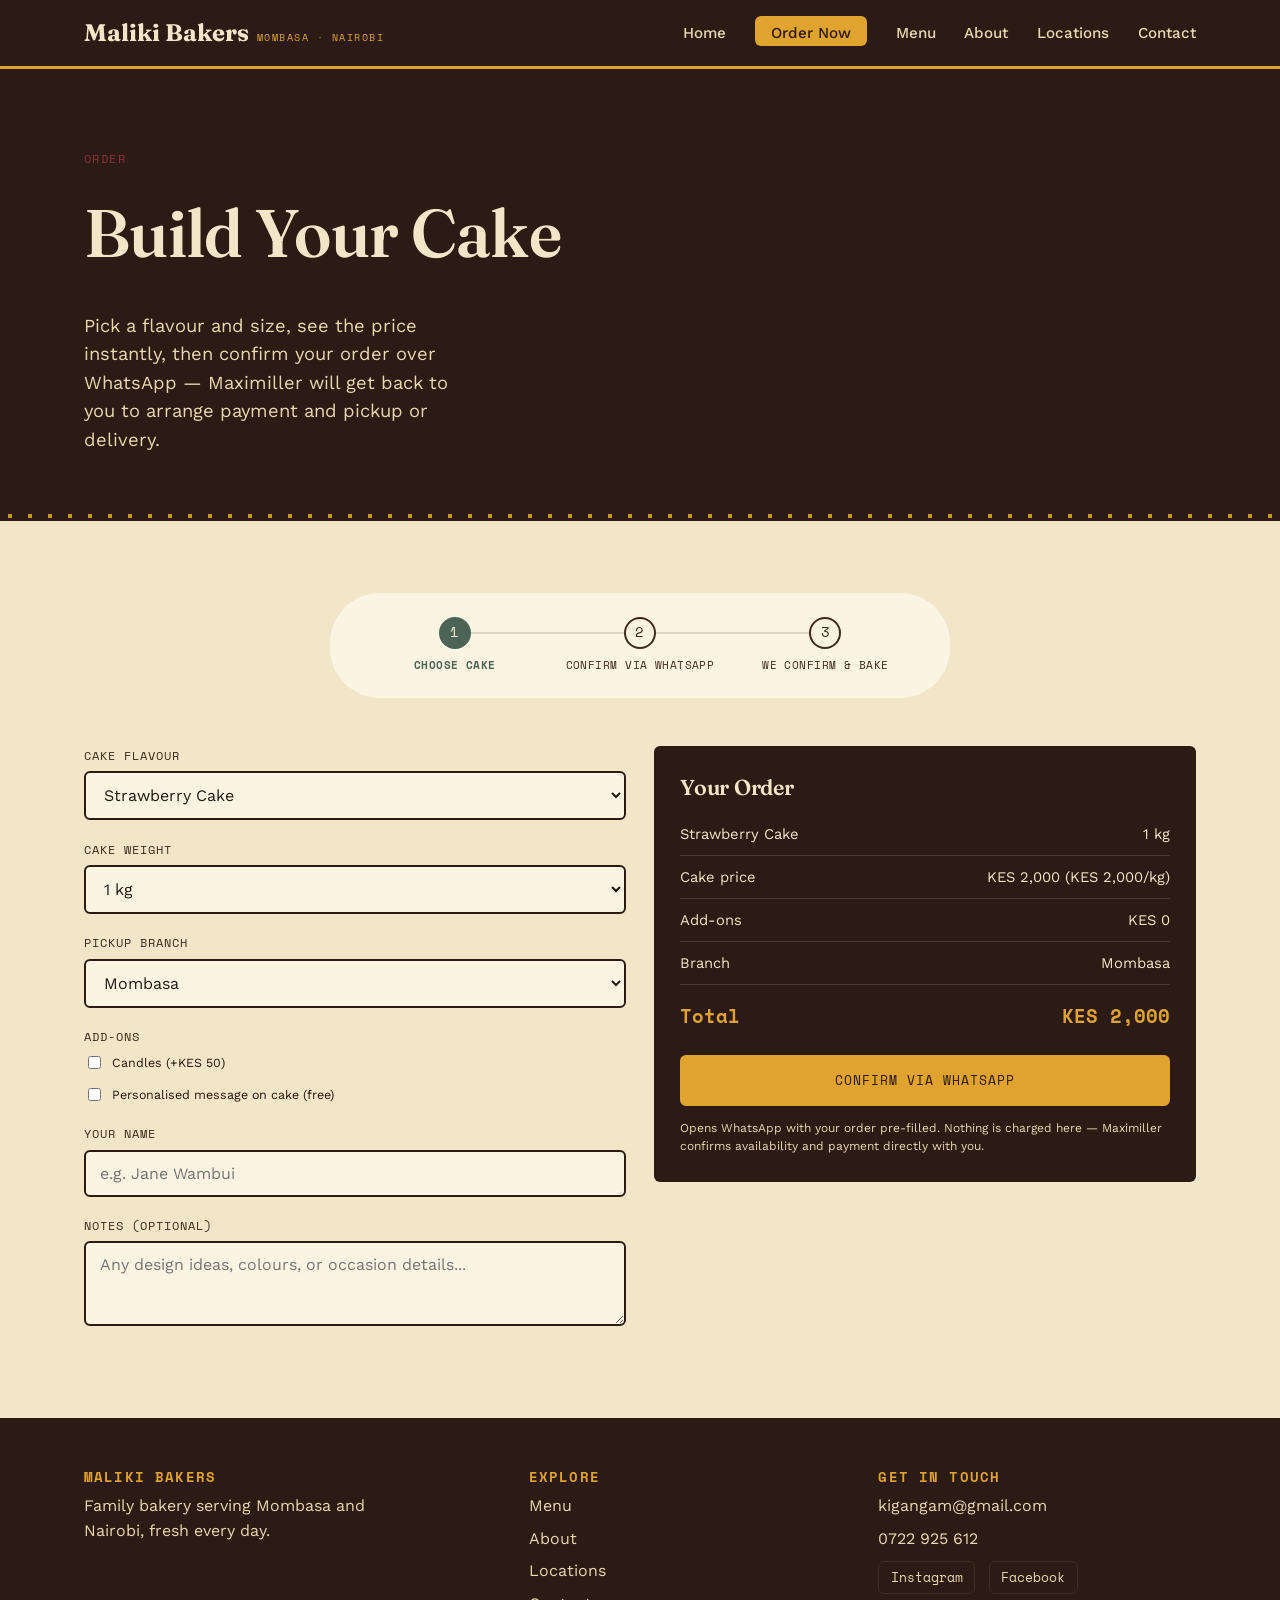
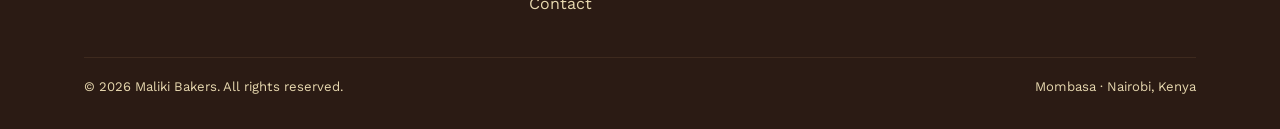
<file: order.html>
<!DOCTYPE html>
<html lang="en">
<head>
<meta charset="UTF-8">
<meta name="viewport" content="width=device-width, initial-scale=1.0">
<title>Order a Cake — Maliki Bakers</title>
<meta name="description" content="Order a custom cake from Maliki Bakers — pick your flavour, size, and branch, then confirm via WhatsApp.">
<link rel="preconnect" href="https://fonts.googleapis.com">
<link href="https://fonts.googleapis.com/css2?family=Fraunces:opsz,wght@9..144,400..700&family=Work+Sans:wght@400;500;600&family=Space+Mono:wght@400;700&display=swap" rel="stylesheet">
<link rel="stylesheet" href="css/style.css">
</head>
<body>

<header class="site-header">
  <div class="nav-wrap">
    <a href="index.html" class="logo">Maliki Bakers <span>Mombasa &middot; Nairobi</span></a>
    <button class="nav-toggle" aria-label="Toggle menu" aria-expanded="false">&#9776;</button>
    <ul class="nav-links">
      <li><a href="index.html">Home</a></li>
      <li><a href="order.html" class="order-cta">Order Now</a></li>
      <li><a href="menu.html">Menu</a></li>
      <li><a href="about.html">About</a></li>
      <li><a href="locations.html">Locations</a></li>
      <li><a href="contact.html">Contact</a></li>
    </ul>
  </div>
</header>

<section class="hero" style="padding-bottom:3rem;">
  <div class="container">
    <p class="eyebrow">Order</p>
    <h1>Build Your Cake</h1>
    <p class="lede">Pick a flavour and size, see the price instantly, then confirm your order over WhatsApp — Maximiller will get back to you to arrange payment and pickup or delivery.</p>
  </div>
</section>

<section>
  <div class="container">

    <div class="step-indicator">
      <div class="step active">
        <div class="step-circle">1</div>
        <div class="step-label">Choose Cake</div>
      </div>
      <div class="step" id="step2">
        <div class="step-circle">2</div>
        <div class="step-label">Confirm via WhatsApp</div>
      </div>
      <div class="step" id="step3">
        <div class="step-circle">3</div>
        <div class="step-label">We Confirm &amp; Bake</div>
      </div>
    </div>

    <div class="grid grid-2" style="align-items:start;">
      <div>
        <div class="form-field">
          <label for="flavour">Cake Flavour</label>
          <select id="flavour">
            <optgroup label="No Fillings — KES 2,000/kg">
              <option value="Strawberry Cake" data-price="2000">Strawberry Cake</option>
              <option value="Vanilla Cake" data-price="2000">Vanilla Cake</option>
              <option value="Lemon Cake" data-price="2000">Lemon Cake</option>
              <option value="Pina Colada Cake" data-price="2000">Pina Colada Cake</option>
              <option value="Blueberry Cake" data-price="2000">Blueberry Cake</option>
            </optgroup>
            <optgroup label="KES 2,500/kg">
              <option value="Chocolate Cake" data-price="2500">Chocolate Cake</option>
              <option value="Orange Cake" data-price="2500">Orange Cake</option>
            </optgroup>
            <optgroup label="Premium — KES 2,800/kg">
              <option value="Red Velvet" data-price="2800">Red Velvet</option>
              <option value="White Forest" data-price="2800">White Forest</option>
              <option value="Black Forest" data-price="2800">Black Forest</option>
            </optgroup>
            <optgroup label="Custom">
              <option value="Custom Wedding/Design Cake" data-price="2800">Custom Wedding/Design Cake (75% deposit required)</option>
            </optgroup>
          </select>
        </div>

        <div class="form-field">
          <label for="weight">Cake Weight</label>
          <select id="weight">
            <option value="1" selected>1 kg</option>
            <option value="1.5">1.5 kg</option>
            <option value="2">2 kg</option>
            <option value="3">3 kg</option>
            <option value="5">5 kg</option>
          </select>
        </div>

        <div class="form-field">
          <label for="branch">Pickup Branch</label>
          <select id="branch">
            <option value="Mombasa">Mombasa</option>
            <option value="Nairobi">Nairobi</option>
          </select>
        </div>

        <div class="form-field">
          <label>Add-ons</label>
          <label style="display:flex; align-items:center; gap:0.5rem; font-family:var(--font-body); font-weight:400; text-transform:none; letter-spacing:0; color:var(--ink); margin-bottom:0.4rem;">
            <input type="checkbox" id="addon-candles" style="width:auto;"> Candles (+KES 50)
          </label>
          <label style="display:flex; align-items:center; gap:0.5rem; font-family:var(--font-body); font-weight:400; text-transform:none; letter-spacing:0; color:var(--ink);">
            <input type="checkbox" id="addon-message" style="width:auto;"> Personalised message on cake (free)
          </label>
        </div>

        <div class="form-field">
          <label for="custname">Your Name</label>
          <input type="text" id="custname" placeholder="e.g. Jane Wambui">
        </div>

        <div class="form-field">
          <label for="notes">Notes (optional)</label>
          <textarea id="notes" rows="3" placeholder="Any design ideas, colours, or occasion details..."></textarea>
        </div>
      </div>

      <div class="order-summary">
        <h3>Your Order</h3>
        <div class="line"><span id="sum-flavour">Chocolate Cake</span><span id="sum-weight">1 kg</span></div>
        <div class="line"><span>Cake price</span><span id="sum-cake-price">KES 1,200</span></div>
        <div class="line"><span>Add-ons</span><span id="sum-addons">KES 0</span></div>
        <div class="line"><span>Branch</span><span id="sum-branch">Mombasa</span></div>
        <div class="total"><span>Total</span><span id="sum-total">KES 1,200</span></div>
        <a href="#" id="whatsapp-order-btn" class="btn btn-primary" style="width:100%; text-align:center; margin-top:1.5rem; box-sizing:border-box;">Confirm via WhatsApp</a>
        <p id="deposit-note" style="display:none; font-size:0.78rem; color:var(--saffron); margin-top:0.8rem; margin-bottom:0; font-weight:700;">Note: wedding/custom cakes require 75% payment upfront to confirm the order.</p>
        <p style="font-size:0.75rem; color:var(--flour-dim); margin-top:0.8rem; margin-bottom:0;">Opens WhatsApp with your order pre-filled. Nothing is charged here — Maximiller confirms availability and payment directly with you.</p>
      </div>
    </div>

  </div>
</section>

<footer class="site-footer">
  <div class="container">
    <div class="footer-grid">
      <div>
        <h4>Maliki Bakers</h4>
        <p style="color:var(--flour-dim); max-width:32ch;">Family bakery serving Mombasa and Nairobi, fresh every day.</p>
      </div>
      <div>
        <h4>Explore</h4>
        <ul>
          <li><a href="menu.html">Menu</a></li>
          <li><a href="about.html">About</a></li>
          <li><a href="locations.html">Locations</a></li>
          <li><a href="contact.html">Contact</a></li>
        </ul>
      </div>
      <div>
        <h4>Get in touch</h4>
        <ul>
          <li><a href="mailto:kigangam@gmail.com">kigangam@gmail.com</a></li>
          <li><a href="tel:+254722925612">0722 925 612</a></li>
        </ul>
        <div class="social-links">
          <a href="https://www.instagram.com/malikibakers/" target="_blank" rel="noopener">Instagram</a>
          <a href="https://www.facebook.com/profile.php?id=102564581432765" target="_blank" rel="noopener">Facebook</a>
        </div>
      </div>
    </div>
    <div class="footer-bottom">
      <span>&copy; <span id="year"></span> Maliki Bakers. All rights reserved.</span>
      <span>Mombasa &middot; Nairobi, Kenya</span>
    </div>
  </div>
</footer>

<script src="js/script.js"></script>
<script src="js/order.js"></script>
<script>document.getElementById('year').textContent = new Date().getFullYear();</script>
</body>
</html>
</file>
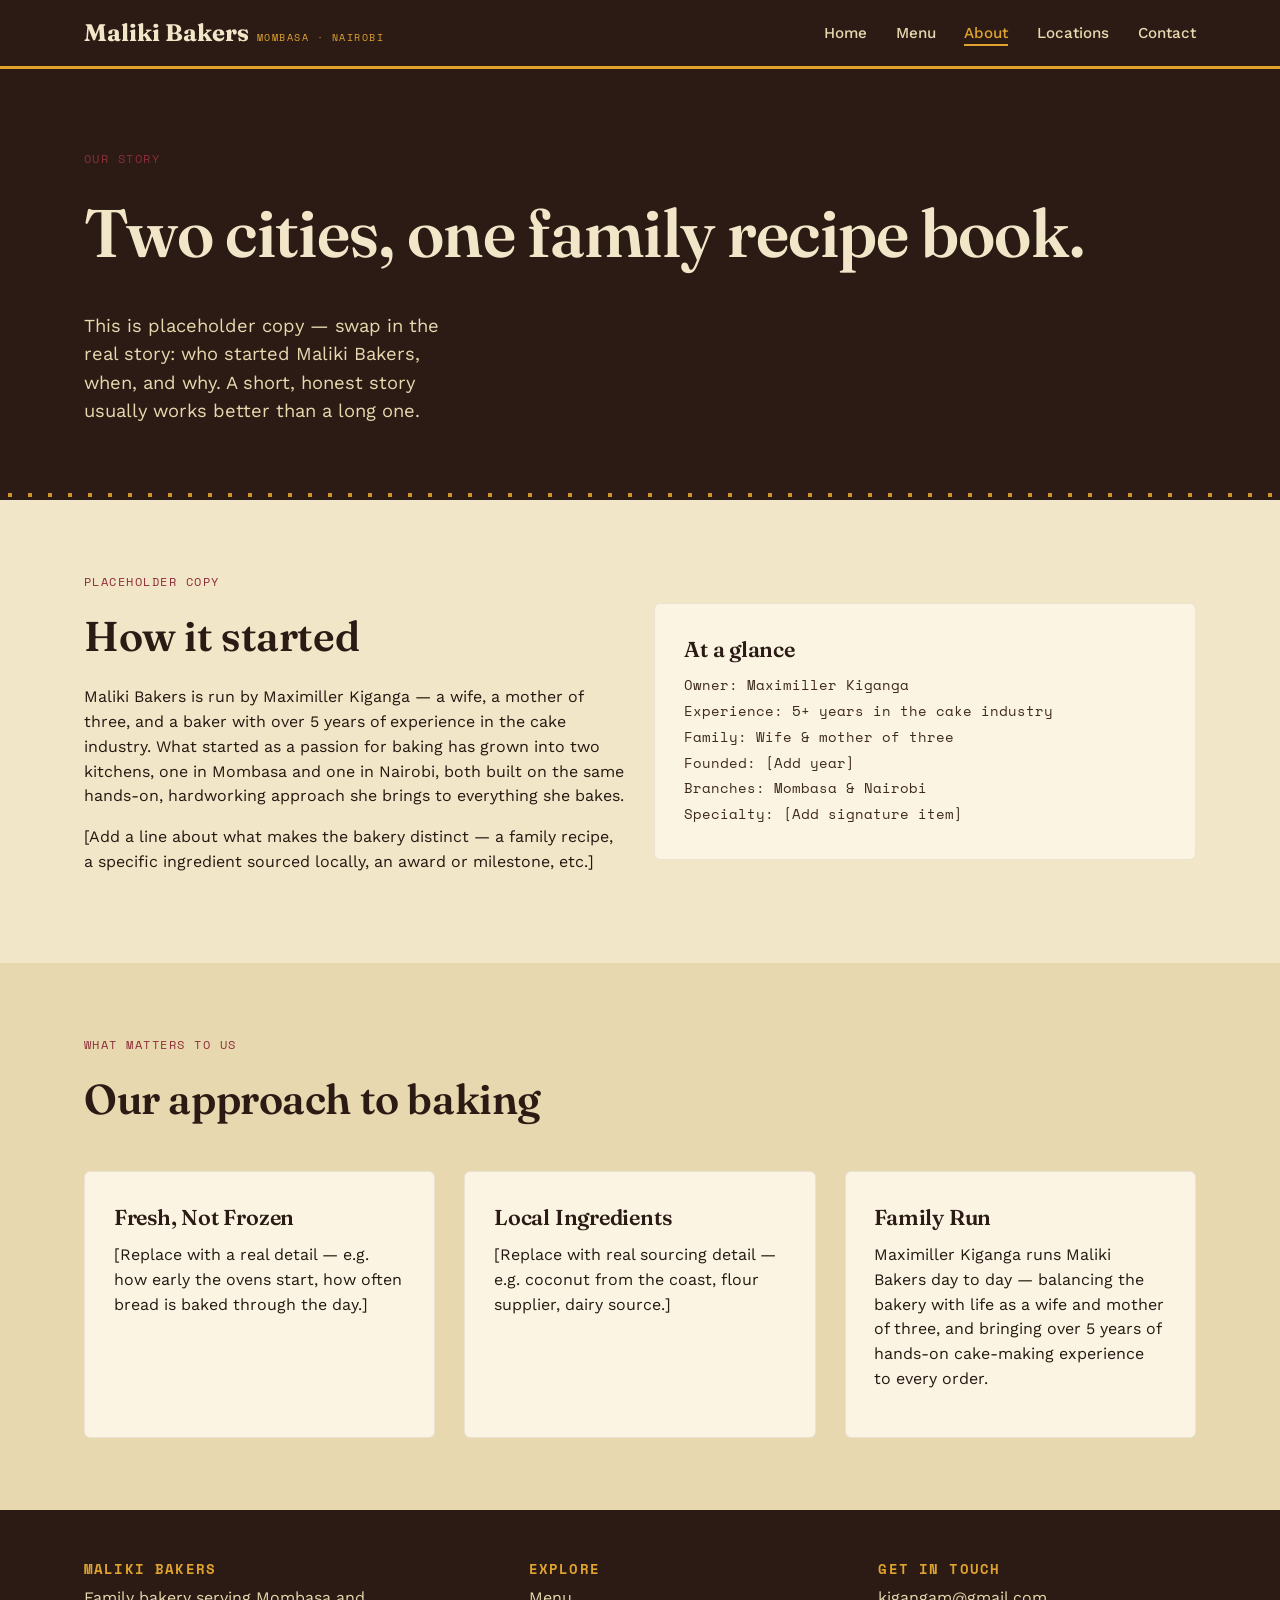
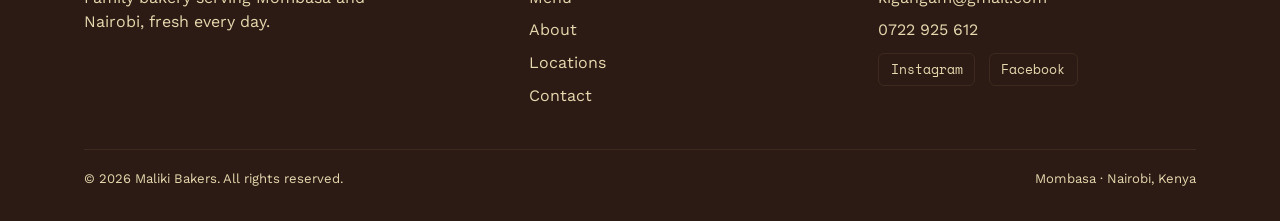
<file: malikibakers/about.html>
<!DOCTYPE html>
<html lang="en">
<head>
<meta charset="UTF-8">
<meta name="viewport" content="width=device-width, initial-scale=1.0">
<title>About — Maliki Bakers</title>
<meta name="description" content="The story of Maliki Bakers, a family bakery in Mombasa and Nairobi.">
<link rel="preconnect" href="https://fonts.googleapis.com">
<link href="https://fonts.googleapis.com/css2?family=Fraunces:opsz,wght@9..144,400..700&family=Work+Sans:wght@400;500;600&family=Space+Mono:wght@400;700&display=swap" rel="stylesheet">
<link rel="stylesheet" href="css/style.css">
</head>
<body>

<header class="site-header">
  <div class="nav-wrap">
    <a href="index.html" class="logo">Maliki Bakers <span>Mombasa &middot; Nairobi</span></a>
    <button class="nav-toggle" aria-label="Toggle menu" aria-expanded="false">&#9776;</button>
    <ul class="nav-links">
      <li><a href="index.html">Home</a></li>
      <li><a href="menu.html">Menu</a></li>
      <li><a href="about.html" class="active">About</a></li>
      <li><a href="locations.html">Locations</a></li>
      <li><a href="contact.html">Contact</a></li>
    </ul>
  </div>
</header>

<section class="hero" style="padding-bottom:3.5rem;">
  <div class="container">
    <p class="eyebrow">Our Story</p>
    <h1>Two cities, one family recipe book.</h1>
    <p class="lede">This is placeholder copy — swap in the real story: who started Maliki Bakers, when, and why. A short, honest story usually works better than a long one.</p>
  </div>
</section>

<section>
  <div class="container">
    <div class="grid grid-2" style="align-items:center;">
      <div>
        <p class="eyebrow">Placeholder Copy</p>
        <h2>How it started</h2>
        <p>Maliki Bakers is run by Maximiller Kiganga — a wife, a mother of three, and a baker with over 5 years of experience in the cake industry. What started as a passion for baking has grown into two kitchens, one in Mombasa and one in Nairobi, both built on the same hands-on, hardworking approach she brings to everything she bakes.</p>
        <p>[Add a line about what makes the bakery distinct — a family recipe, a specific ingredient sourced locally, an award or milestone, etc.]</p>
      </div>
      <div class="card">
        <h3>At a glance</h3>
        <p class="location-meta">Owner: Maximiller Kiganga</p>
        <p class="location-meta">Experience: 5+ years in the cake industry</p>
        <p class="location-meta">Family: Wife &amp; mother of three</p>
        <p class="location-meta">Founded: [Add year]</p>
        <p class="location-meta">Branches: Mombasa &amp; Nairobi</p>
        <p class="location-meta">Specialty: [Add signature item]</p>
      </div>
    </div>
  </div>
</section>

<section class="section-alt">
  <div class="container">
    <div class="section-head">
      <p class="eyebrow">What Matters to Us</p>
      <h2>Our approach to baking</h2>
    </div>
    <div class="grid grid-3">
      <div class="card">
        <h3>Fresh, Not Frozen</h3>
        <p>[Replace with a real detail — e.g. how early the ovens start, how often bread is baked through the day.]</p>
      </div>
      <div class="card">
        <h3>Local Ingredients</h3>
        <p>[Replace with real sourcing detail — e.g. coconut from the coast, flour supplier, dairy source.]</p>
      </div>
      <div class="card">
        <h3>Family Run</h3>
        <p>Maximiller Kiganga runs Maliki Bakers day to day — balancing the bakery with life as a wife and mother of three, and bringing over 5 years of hands-on cake-making experience to every order.</p>
      </div>
    </div>
  </div>
</section>

<footer class="site-footer">
  <div class="container">
    <div class="footer-grid">
      <div>
        <h4>Maliki Bakers</h4>
        <p style="color:var(--flour-dim); max-width:32ch;">Family bakery serving Mombasa and Nairobi, fresh every day.</p>
      </div>
      <div>
        <h4>Explore</h4>
        <ul>
          <li><a href="menu.html">Menu</a></li>
          <li><a href="about.html">About</a></li>
          <li><a href="locations.html">Locations</a></li>
          <li><a href="contact.html">Contact</a></li>
        </ul>
      </div>
      <div>
        <h4>Get in touch</h4>
        <ul>
          <li><a href="mailto:kigangam@gmail.com">kigangam@gmail.com</a></li>
          <li><a href="tel:+254722925612">0722 925 612</a></li>
        </ul>
        <div class="social-links">
          <a href="https://instagram.com/malikibakers" target="_blank" rel="noopener">Instagram</a>
          <a href="https://facebook.com/malikibakers" target="_blank" rel="noopener">Facebook</a>
        </div>
      </div>
    </div>
    <div class="footer-bottom">
      <span>&copy; <span id="year"></span> Maliki Bakers. All rights reserved.</span>
      <span>Mombasa &middot; Nairobi, Kenya</span>
    </div>
  </div>
</footer>

<script src="js/script.js"></script>
<script>document.getElementById('year').textContent = new Date().getFullYear();</script>
</body>
</html>
</file>
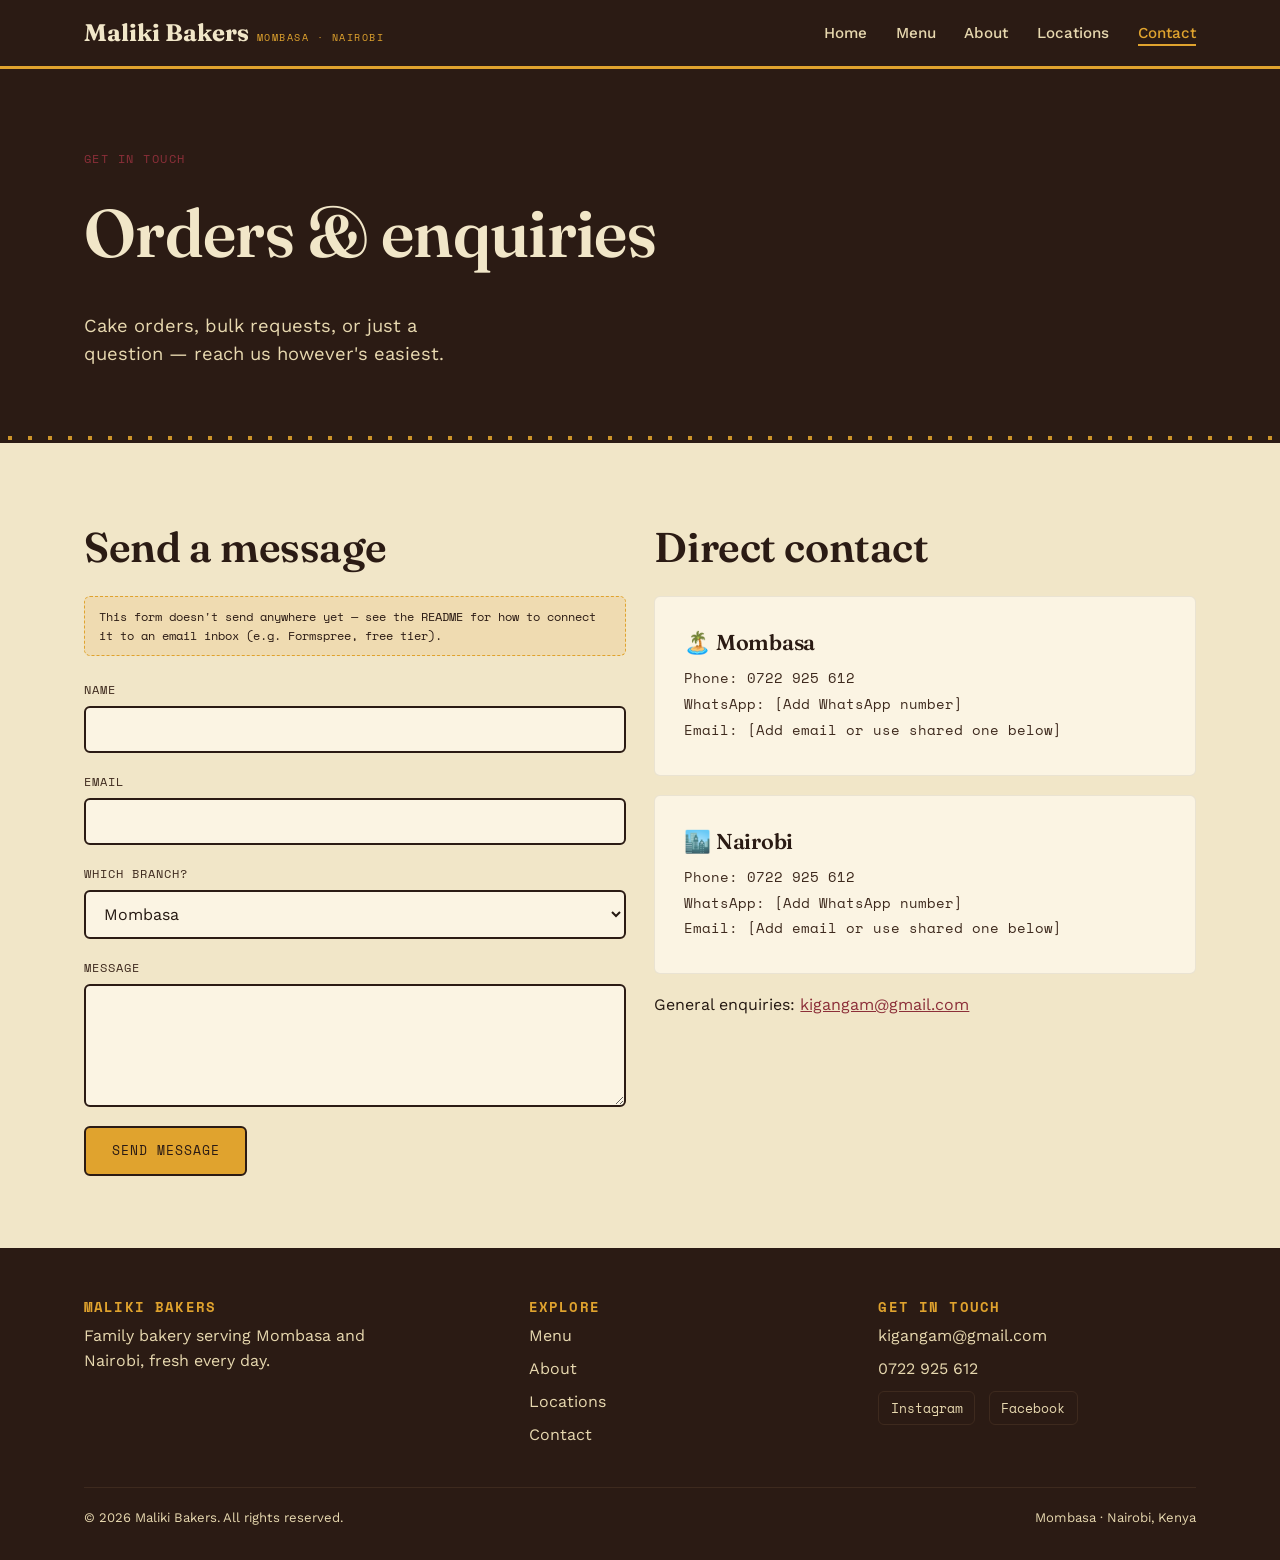
<file: malikibakers/contact.html>
<!DOCTYPE html>
<html lang="en">
<head>
<meta charset="UTF-8">
<meta name="viewport" content="width=device-width, initial-scale=1.0">
<title>Contact — Maliki Bakers</title>
<meta name="description" content="Get in touch with Maliki Bakers for orders and enquiries.">
<link rel="preconnect" href="https://fonts.googleapis.com">
<link href="https://fonts.googleapis.com/css2?family=Fraunces:opsz,wght@9..144,400..700&family=Work+Sans:wght@400;500;600&family=Space+Mono:wght@400;700&display=swap" rel="stylesheet">
<link rel="stylesheet" href="css/style.css">
</head>
<body>

<header class="site-header">
  <div class="nav-wrap">
    <a href="index.html" class="logo">Maliki Bakers <span>Mombasa &middot; Nairobi</span></a>
    <button class="nav-toggle" aria-label="Toggle menu" aria-expanded="false">&#9776;</button>
    <ul class="nav-links">
      <li><a href="index.html">Home</a></li>
      <li><a href="menu.html">Menu</a></li>
      <li><a href="about.html">About</a></li>
      <li><a href="locations.html">Locations</a></li>
      <li><a href="contact.html" class="active">Contact</a></li>
    </ul>
  </div>
</header>

<section class="hero" style="padding-bottom:3.5rem;">
  <div class="container">
    <p class="eyebrow">Get In Touch</p>
    <h1>Orders &amp; enquiries</h1>
    <p class="lede">Cake orders, bulk requests, or just a question — reach us however's easiest.</p>
  </div>
</section>

<section>
  <div class="container">
    <div class="grid grid-2">
      <div>
        <h2>Send a message</h2>
        <p class="placeholder-note">This form doesn't send anywhere yet — see the README for how to connect it to an email inbox (e.g. Formspree, free tier).</p>
        <form id="contact-form">
          <div class="form-field">
            <label for="name">Name</label>
            <input type="text" id="name" name="name" required>
          </div>
          <div class="form-field">
            <label for="email">Email</label>
            <input type="email" id="email" name="email" required>
          </div>
          <div class="form-field">
            <label for="branch">Which branch?</label>
            <select id="branch" name="branch">
              <option value="mombasa">Mombasa</option>
              <option value="nairobi">Nairobi</option>
              <option value="either">Either</option>
            </select>
          </div>
          <div class="form-field">
            <label for="message">Message</label>
            <textarea id="message" name="message" rows="5" required></textarea>
          </div>
          <button type="submit" class="btn btn-primary" style="border-color:var(--crust); color:var(--crust); background:var(--saffron);">Send Message</button>
          <p id="form-note" style="display:none; margin-top:1rem; font-family:var(--font-mono); font-size:0.85rem; color:var(--hibiscus);"></p>
        </form>
      </div>

      <div>
        <h2>Direct contact</h2>
        <div class="card" style="margin-bottom:1.2rem;">
          <h3>🏝️ Mombasa</h3>
          <p class="location-meta">Phone: 0722 925 612</p>
          <p class="location-meta">WhatsApp: [Add WhatsApp number]</p>
          <p class="location-meta">Email: [Add email or use shared one below]</p>
        </div>
        <div class="card">
          <h3>🏙️ Nairobi</h3>
          <p class="location-meta">Phone: 0722 925 612</p>
          <p class="location-meta">WhatsApp: [Add WhatsApp number]</p>
          <p class="location-meta">Email: [Add email or use shared one below]</p>
        </div>
        <p style="margin-top:1.2rem;">General enquiries: <a href="mailto:kigangam@gmail.com" style="color:var(--hibiscus); text-decoration:underline;">kigangam@gmail.com</a></p>
      </div>
    </div>
  </div>
</section>

<footer class="site-footer">
  <div class="container">
    <div class="footer-grid">
      <div>
        <h4>Maliki Bakers</h4>
        <p style="color:var(--flour-dim); max-width:32ch;">Family bakery serving Mombasa and Nairobi, fresh every day.</p>
      </div>
      <div>
        <h4>Explore</h4>
        <ul>
          <li><a href="menu.html">Menu</a></li>
          <li><a href="about.html">About</a></li>
          <li><a href="locations.html">Locations</a></li>
          <li><a href="contact.html">Contact</a></li>
        </ul>
      </div>
      <div>
        <h4>Get in touch</h4>
        <ul>
          <li><a href="mailto:kigangam@gmail.com">kigangam@gmail.com</a></li>
          <li><a href="tel:+254722925612">0722 925 612</a></li>
        </ul>
        <div class="social-links">
          <a href="https://instagram.com/malikibakers" target="_blank" rel="noopener">Instagram</a>
          <a href="https://facebook.com/malikibakers" target="_blank" rel="noopener">Facebook</a>
        </div>
      </div>
    </div>
    <div class="footer-bottom">
      <span>&copy; <span id="year"></span> Maliki Bakers. All rights reserved.</span>
      <span>Mombasa &middot; Nairobi, Kenya</span>
    </div>
  </div>
</footer>

<script src="js/script.js"></script>
<script>document.getElementById('year').textContent = new Date().getFullYear();</script>
</body>
</html>
</file>
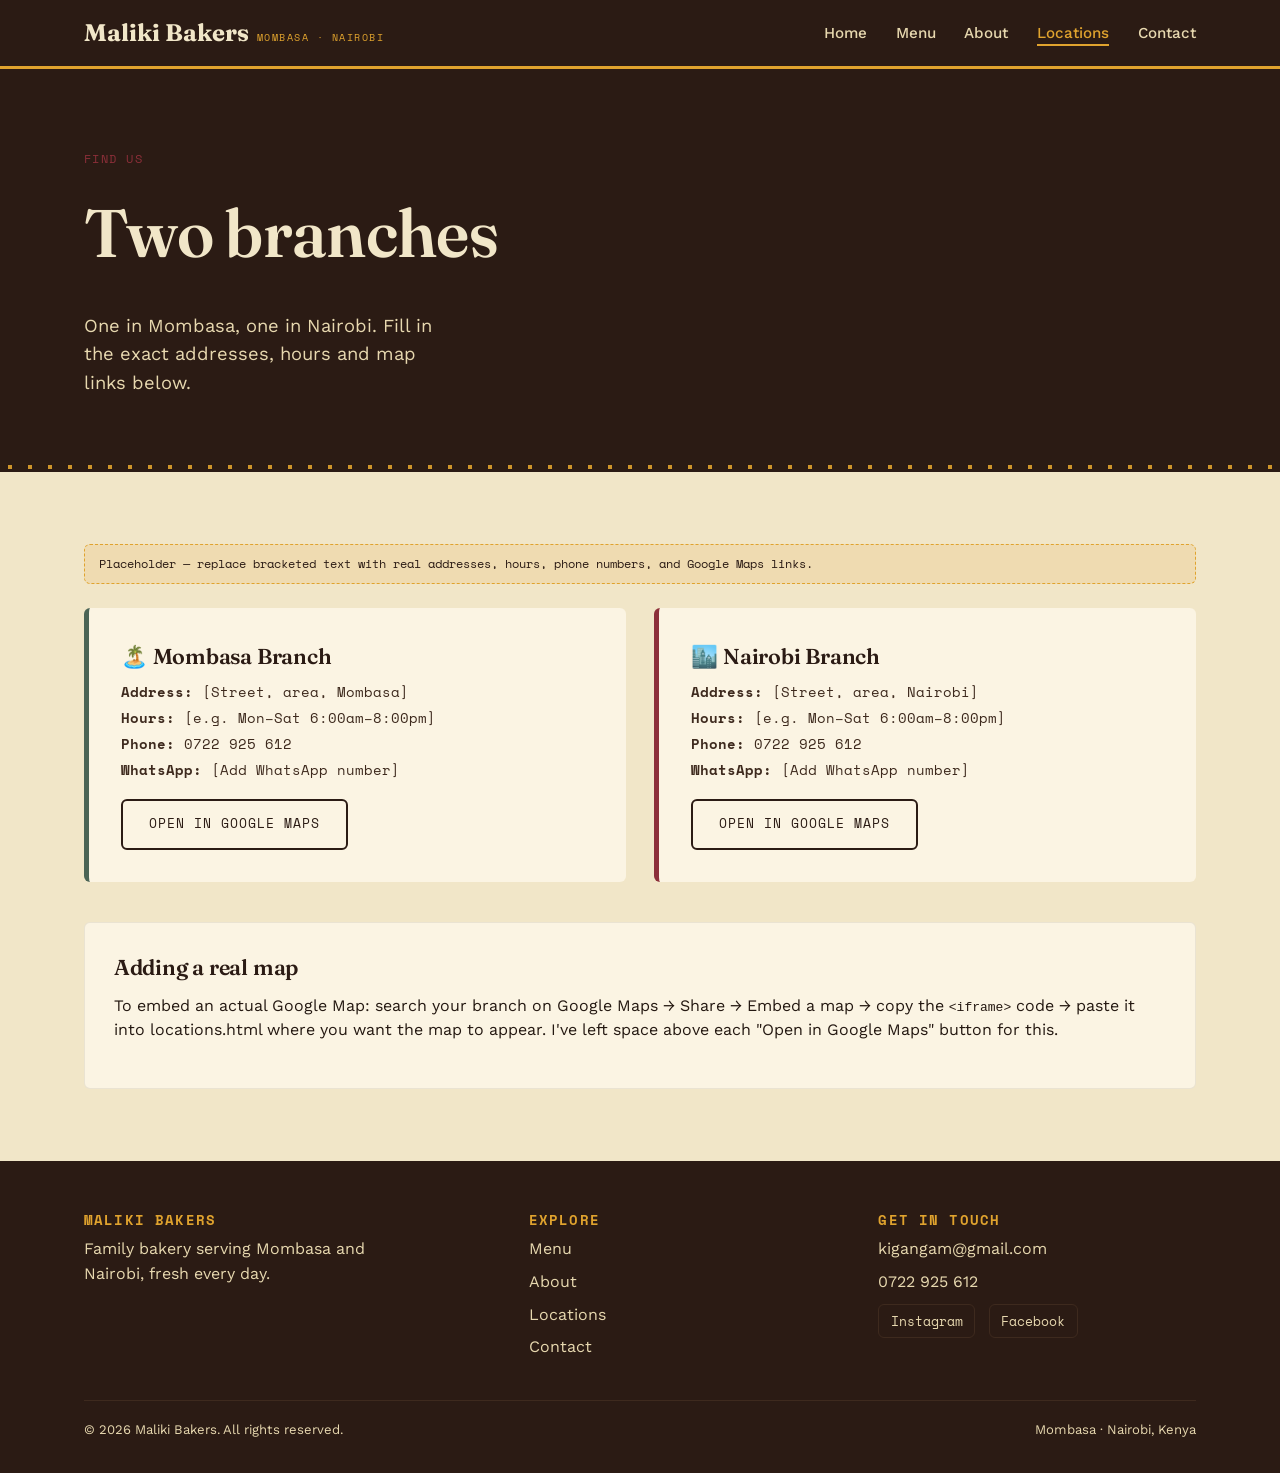
<file: malikibakers/locations.html>
<!DOCTYPE html>
<html lang="en">
<head>
<meta charset="UTF-8">
<meta name="viewport" content="width=device-width, initial-scale=1.0">
<title>Locations — Maliki Bakers</title>
<meta name="description" content="Find Maliki Bakers in Mombasa and Nairobi — addresses, hours and contact numbers.">
<link rel="preconnect" href="https://fonts.googleapis.com">
<link href="https://fonts.googleapis.com/css2?family=Fraunces:opsz,wght@9..144,400..700&family=Work+Sans:wght@400;500;600&family=Space+Mono:wght@400;700&display=swap" rel="stylesheet">
<link rel="stylesheet" href="css/style.css">
</head>
<body>

<header class="site-header">
  <div class="nav-wrap">
    <a href="index.html" class="logo">Maliki Bakers <span>Mombasa &middot; Nairobi</span></a>
    <button class="nav-toggle" aria-label="Toggle menu" aria-expanded="false">&#9776;</button>
    <ul class="nav-links">
      <li><a href="index.html">Home</a></li>
      <li><a href="menu.html">Menu</a></li>
      <li><a href="about.html">About</a></li>
      <li><a href="locations.html" class="active">Locations</a></li>
      <li><a href="contact.html">Contact</a></li>
    </ul>
  </div>
</header>

<section class="hero" style="padding-bottom:3.5rem;">
  <div class="container">
    <p class="eyebrow">Find Us</p>
    <h1>Two branches</h1>
    <p class="lede">One in Mombasa, one in Nairobi. Fill in the exact addresses, hours and map links below.</p>
  </div>
</section>

<section>
  <div class="container">
    <p class="placeholder-note">Placeholder — replace bracketed text with real addresses, hours, phone numbers, and Google Maps links.</p>
    <div class="grid grid-2">

      <div class="location-card mombasa">
        <h3>🏝️ Mombasa Branch</h3>
        <p class="location-meta"><strong>Address:</strong> [Street, area, Mombasa]</p>
        <p class="location-meta"><strong>Hours:</strong> [e.g. Mon&ndash;Sat 6:00am&ndash;8:00pm]</p>
        <p class="location-meta"><strong>Phone:</strong> 0722 925 612</p>
        <p class="location-meta"><strong>WhatsApp:</strong> [Add WhatsApp number]</p>
        <a href="#" class="btn btn-outline" style="border-color:var(--crust); color:var(--crust); margin-top:0.8rem;">Open in Google Maps</a>
      </div>

      <div class="location-card">
        <h3>🏙️ Nairobi Branch</h3>
        <p class="location-meta"><strong>Address:</strong> [Street, area, Nairobi]</p>
        <p class="location-meta"><strong>Hours:</strong> [e.g. Mon&ndash;Sat 6:00am&ndash;8:00pm]</p>
        <p class="location-meta"><strong>Phone:</strong> 0722 925 612</p>
        <p class="location-meta"><strong>WhatsApp:</strong> [Add WhatsApp number]</p>
        <a href="#" class="btn btn-outline" style="border-color:var(--crust); color:var(--crust); margin-top:0.8rem;">Open in Google Maps</a>
      </div>

    </div>

    <div class="card" style="margin-top:2.5rem;">
      <h3>Adding a real map</h3>
      <p>To embed an actual Google Map: search your branch on Google Maps &rarr; Share &rarr; Embed a map &rarr; copy the <code>&lt;iframe&gt;</code> code &rarr; paste it into locations.html where you want the map to appear. I've left space above each "Open in Google Maps" button for this.</p>
    </div>
  </div>
</section>

<footer class="site-footer">
  <div class="container">
    <div class="footer-grid">
      <div>
        <h4>Maliki Bakers</h4>
        <p style="color:var(--flour-dim); max-width:32ch;">Family bakery serving Mombasa and Nairobi, fresh every day.</p>
      </div>
      <div>
        <h4>Explore</h4>
        <ul>
          <li><a href="menu.html">Menu</a></li>
          <li><a href="about.html">About</a></li>
          <li><a href="locations.html">Locations</a></li>
          <li><a href="contact.html">Contact</a></li>
        </ul>
      </div>
      <div>
        <h4>Get in touch</h4>
        <ul>
          <li><a href="mailto:kigangam@gmail.com">kigangam@gmail.com</a></li>
          <li><a href="tel:+254722925612">0722 925 612</a></li>
        </ul>
        <div class="social-links">
          <a href="https://instagram.com/malikibakers" target="_blank" rel="noopener">Instagram</a>
          <a href="https://facebook.com/malikibakers" target="_blank" rel="noopener">Facebook</a>
        </div>
      </div>
    </div>
    <div class="footer-bottom">
      <span>&copy; <span id="year"></span> Maliki Bakers. All rights reserved.</span>
      <span>Mombasa &middot; Nairobi, Kenya</span>
    </div>
  </div>
</footer>

<script src="js/script.js"></script>
<script>document.getElementById('year').textContent = new Date().getFullYear();</script>
</body>
</html>
</file>
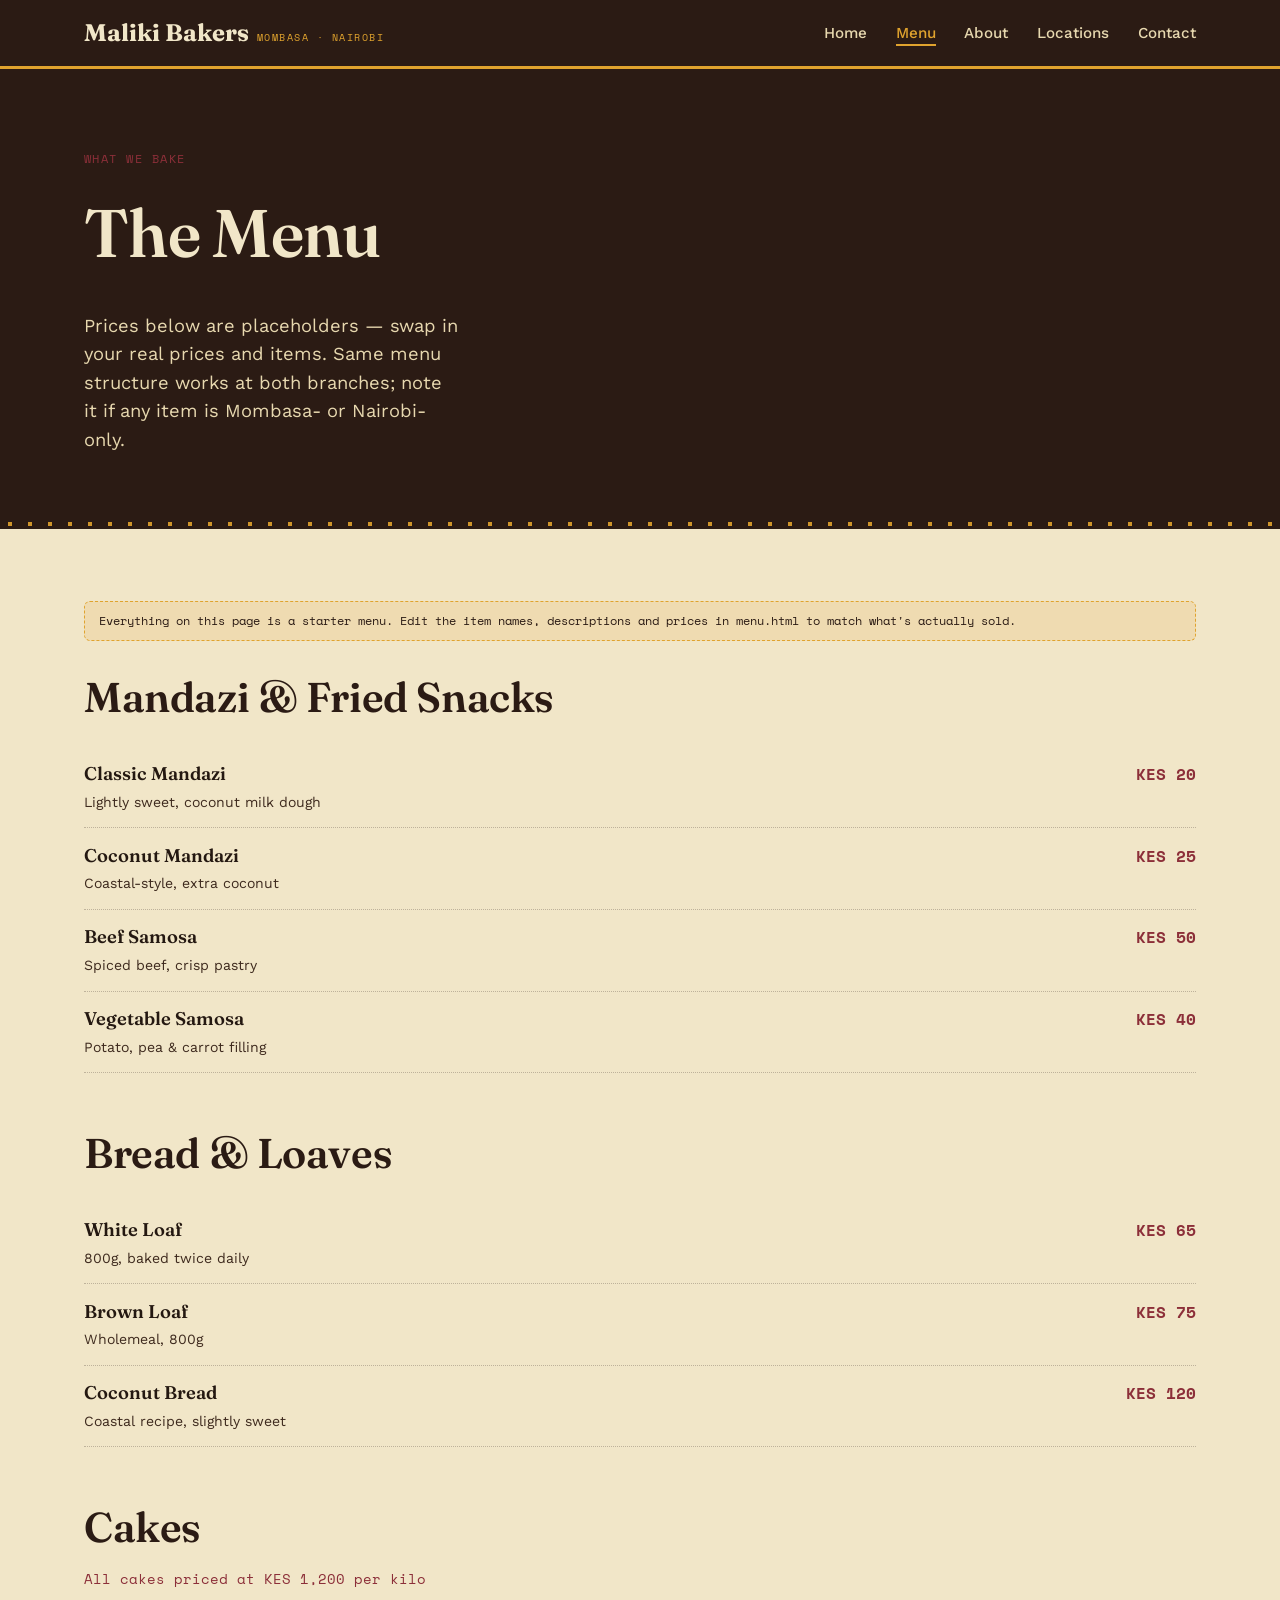
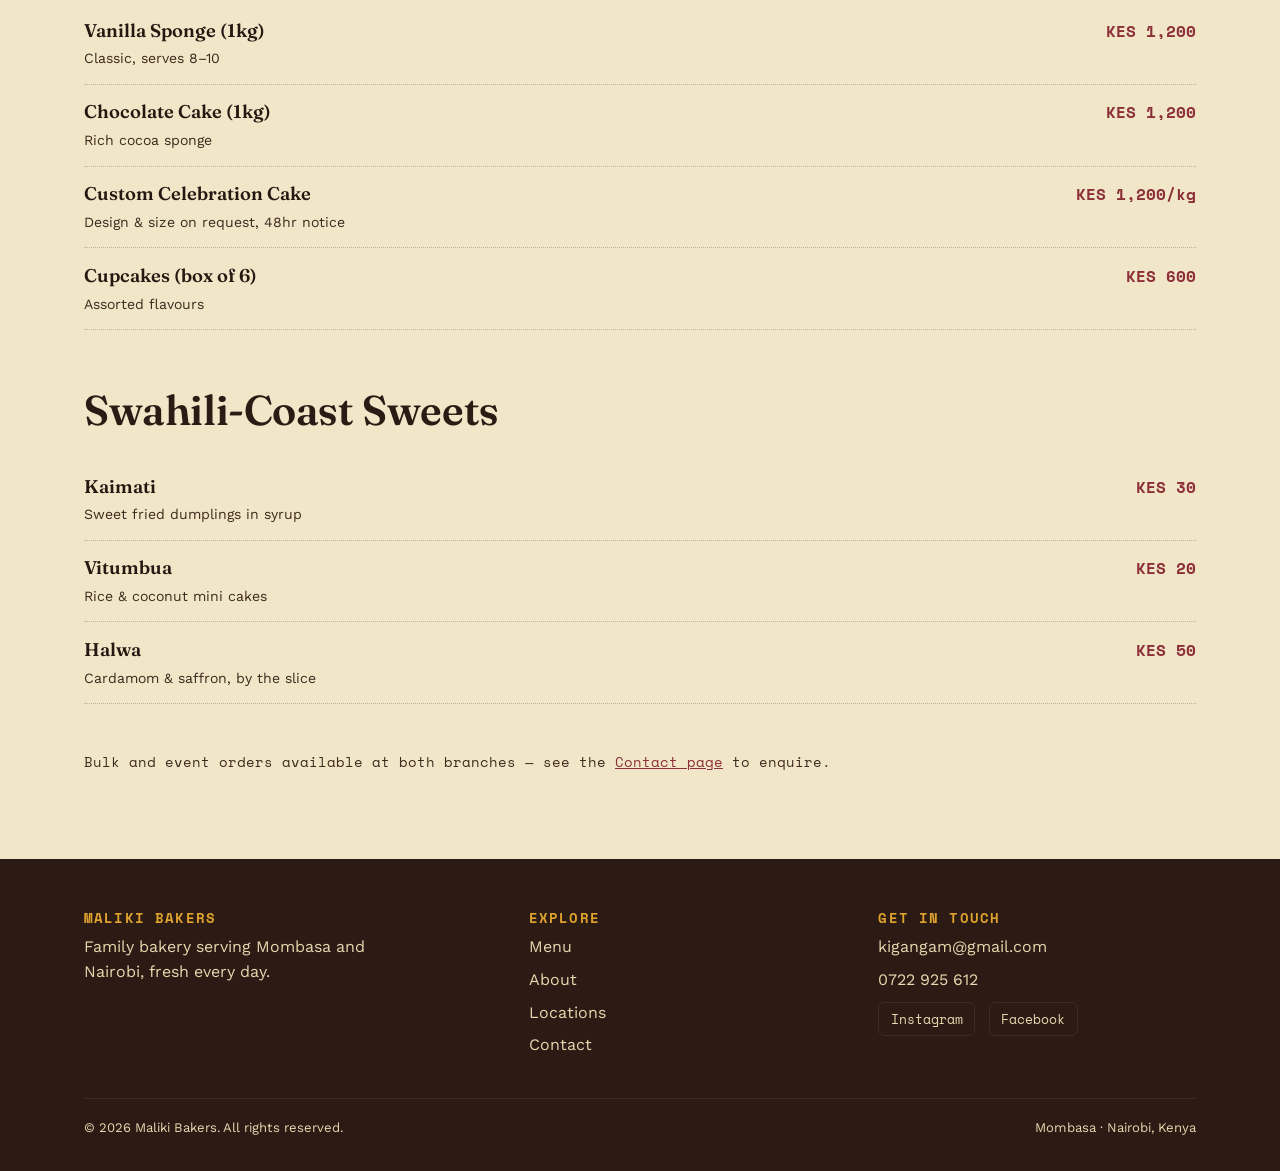
<file: malikibakers/menu.html>
<!DOCTYPE html>
<html lang="en">
<head>
<meta charset="UTF-8">
<meta name="viewport" content="width=device-width, initial-scale=1.0">
<title>Menu — Maliki Bakers</title>
<meta name="description" content="Bread, cakes, mandazi, samosas and Swahili-coast sweets at Maliki Bakers.">
<link rel="preconnect" href="https://fonts.googleapis.com">
<link href="https://fonts.googleapis.com/css2?family=Fraunces:opsz,wght@9..144,400..700&family=Work+Sans:wght@400;500;600&family=Space+Mono:wght@400;700&display=swap" rel="stylesheet">
<link rel="stylesheet" href="css/style.css">
</head>
<body>

<header class="site-header">
  <div class="nav-wrap">
    <a href="index.html" class="logo">Maliki Bakers <span>Mombasa &middot; Nairobi</span></a>
    <button class="nav-toggle" aria-label="Toggle menu" aria-expanded="false">&#9776;</button>
    <ul class="nav-links">
      <li><a href="index.html">Home</a></li>
      <li><a href="menu.html" class="active">Menu</a></li>
      <li><a href="about.html">About</a></li>
      <li><a href="locations.html">Locations</a></li>
      <li><a href="contact.html">Contact</a></li>
    </ul>
  </div>
</header>

<section class="hero" style="padding-bottom:3.5rem;">
  <div class="container">
    <p class="eyebrow">What We Bake</p>
    <h1>The Menu</h1>
    <p class="lede">Prices below are placeholders — swap in your real prices and items. Same menu structure works at both branches; note it if any item is Mombasa- or Nairobi-only.</p>
  </div>
</section>

<section>
  <div class="container">
    <p class="placeholder-note">Everything on this page is a starter menu. Edit the item names, descriptions and prices in menu.html to match what's actually sold.</p>

    <div class="menu-category">
      <h2>Mandazi &amp; Fried Snacks</h2>
      <div class="menu-item">
        <span class="name">Classic Mandazi<span class="desc">Lightly sweet, coconut milk dough</span></span>
        <span class="price">KES 20</span>
      </div>
      <div class="menu-item">
        <span class="name">Coconut Mandazi<span class="desc">Coastal-style, extra coconut</span></span>
        <span class="price">KES 25</span>
      </div>
      <div class="menu-item">
        <span class="name">Beef Samosa<span class="desc">Spiced beef, crisp pastry</span></span>
        <span class="price">KES 50</span>
      </div>
      <div class="menu-item">
        <span class="name">Vegetable Samosa<span class="desc">Potato, pea &amp; carrot filling</span></span>
        <span class="price">KES 40</span>
      </div>
    </div>

    <div class="menu-category">
      <h2>Bread &amp; Loaves</h2>
      <div class="menu-item">
        <span class="name">White Loaf<span class="desc">800g, baked twice daily</span></span>
        <span class="price">KES 65</span>
      </div>
      <div class="menu-item">
        <span class="name">Brown Loaf<span class="desc">Wholemeal, 800g</span></span>
        <span class="price">KES 75</span>
      </div>
      <div class="menu-item">
        <span class="name">Coconut Bread<span class="desc">Coastal recipe, slightly sweet</span></span>
        <span class="price">KES 120</span>
      </div>
    </div>

    <div class="menu-category">
      <h2>Cakes</h2>
      <p style="font-family:var(--font-mono); font-size:0.85rem; color:var(--hibiscus); margin-top:-0.5rem;">All cakes priced at KES 1,200 per kilo</p>
      <div class="menu-item">
        <span class="name">Vanilla Sponge (1kg)<span class="desc">Classic, serves 8&ndash;10</span></span>
        <span class="price">KES 1,200</span>
      </div>
      <div class="menu-item">
        <span class="name">Chocolate Cake (1kg)<span class="desc">Rich cocoa sponge</span></span>
        <span class="price">KES 1,200</span>
      </div>
      <div class="menu-item">
        <span class="name">Custom Celebration Cake<span class="desc">Design &amp; size on request, 48hr notice</span></span>
        <span class="price">KES 1,200/kg</span>
      </div>
      <div class="menu-item">
        <span class="name">Cupcakes (box of 6)<span class="desc">Assorted flavours</span></span>
        <span class="price">KES 600</span>
      </div>
    </div>

    <div class="menu-category">
      <h2>Swahili-Coast Sweets</h2>
      <div class="menu-item">
        <span class="name">Kaimati<span class="desc">Sweet fried dumplings in syrup</span></span>
        <span class="price">KES 30</span>
      </div>
      <div class="menu-item">
        <span class="name">Vitumbua<span class="desc">Rice &amp; coconut mini cakes</span></span>
        <span class="price">KES 20</span>
      </div>
      <div class="menu-item">
        <span class="name">Halwa<span class="desc">Cardamom &amp; saffron, by the slice</span></span>
        <span class="price">KES 50</span>
      </div>
    </div>

    <p style="font-family:var(--font-mono); font-size:0.85rem; color:var(--crust-soft);">Bulk and event orders available at both branches &mdash; see the <a href="contact.html" style="color:var(--hibiscus); text-decoration:underline;">Contact page</a> to enquire.</p>
  </div>
</section>

<footer class="site-footer">
  <div class="container">
    <div class="footer-grid">
      <div>
        <h4>Maliki Bakers</h4>
        <p style="color:var(--flour-dim); max-width:32ch;">Family bakery serving Mombasa and Nairobi, fresh every day.</p>
      </div>
      <div>
        <h4>Explore</h4>
        <ul>
          <li><a href="menu.html">Menu</a></li>
          <li><a href="about.html">About</a></li>
          <li><a href="locations.html">Locations</a></li>
          <li><a href="contact.html">Contact</a></li>
        </ul>
      </div>
      <div>
        <h4>Get in touch</h4>
        <ul>
          <li><a href="mailto:kigangam@gmail.com">kigangam@gmail.com</a></li>
          <li><a href="tel:+254722925612">0722 925 612</a></li>
        </ul>
        <div class="social-links">
          <a href="https://instagram.com/malikibakers" target="_blank" rel="noopener">Instagram</a>
          <a href="https://facebook.com/malikibakers" target="_blank" rel="noopener">Facebook</a>
        </div>
      </div>
    </div>
    <div class="footer-bottom">
      <span>&copy; <span id="year"></span> Maliki Bakers. All rights reserved.</span>
      <span>Mombasa &middot; Nairobi, Kenya</span>
    </div>
  </div>
</footer>

<script src="js/script.js"></script>
<script>document.getElementById('year').textContent = new Date().getFullYear();</script>
</body>
</html>
</file>
<file: css/style.css>
/* =========================================================
   MALIKI BAKERS — design tokens
   Palette inspired by the Swahili coast spice market:
   crust brown, saffron gold, hibiscus maroon, cardamom green.
   ========================================================= */

:root {
  --crust:      #2B1B14;  /* deep near-black brown, baked crust */
  --crust-soft: #3E2A1E;  /* lifted panel tone */
  --flour:      #F1E6C8;  /* unbleached flour cream, base bg */
  --flour-dim:  #E7D8AF;  /* slightly deeper cream for cards */
  --saffron:    #E0A32E;  /* turmeric / saffron gold, primary accent */
  --hibiscus:   #8C2F39;  /* deep maroon, secondary accent */
  --cardamom:   #4B6455;  /* muted green, tertiary accent */
  --ink:        #241811;  /* body text on light */
  --paper:      #FBF4E3;  /* tag/paper color */

  --font-display: 'Fraunces', 'Georgia', serif;
  --font-body: 'Work Sans', 'Helvetica Neue', Arial, sans-serif;
  --font-mono: 'Space Mono', 'Courier New', monospace;

  --radius: 6px;
  --max-width: 1160px;
}

* { box-sizing: border-box; }
html { scroll-behavior: smooth; }

body {
  margin: 0;
  font-family: var(--font-body);
  background: var(--flour);
  color: var(--ink);
  line-height: 1.55;
}

img { max-width: 100%; display: block; }

a { color: inherit; text-decoration: none; }

h1, h2, h3, h4 {
  font-family: var(--font-display);
  margin: 0 0 0.4em;
  font-weight: 600;
  color: var(--crust);
  letter-spacing: -0.01em;
}

h1 { font-size: clamp(2.4rem, 6vw, 4.2rem); font-optical-sizing: auto; }
h2 { font-size: clamp(1.8rem, 4vw, 2.6rem); }
h3 { font-size: 1.35rem; }

p { margin: 0 0 1em; }

.eyebrow {
  font-family: var(--font-mono);
  text-transform: uppercase;
  letter-spacing: 0.12em;
  font-size: 0.78rem;
  color: var(--hibiscus);
}

.container {
  max-width: var(--max-width);
  margin: 0 auto;
  padding: 0 1.5rem;
}

/* ---------- header / nav ---------- */

.site-header {
  position: sticky;
  top: 0;
  z-index: 50;
  background: var(--crust);
  border-bottom: 3px solid var(--saffron);
}

.nav-wrap {
  max-width: var(--max-width);
  margin: 0 auto;
  padding: 0.9rem 1.5rem;
  display: flex;
  align-items: center;
  justify-content: space-between;
}

.logo {
  font-family: var(--font-display);
  font-size: 1.5rem;
  color: var(--flour);
  font-weight: 700;
  display: flex;
  align-items: baseline;
  gap: 0.5rem;
}
.logo span {
  font-family: var(--font-mono);
  font-size: 0.62rem;
  color: var(--saffron);
  letter-spacing: 0.15em;
  text-transform: uppercase;
  font-weight: 400;
}

.nav-links {
  display: flex;
  gap: 1.8rem;
  list-style: none;
  margin: 0;
  padding: 0;
}

.nav-links a {
  color: var(--flour-dim);
  font-size: 0.95rem;
  font-weight: 500;
  position: relative;
  padding-bottom: 4px;
}

.nav-links a:hover,
.nav-links a.active {
  color: var(--saffron);
}

.nav-links a.active::after {
  content: '';
  position: absolute;
  left: 0; bottom: 0;
  width: 100%;
  height: 2px;
  background: var(--saffron);
}

.nav-toggle {
  display: none;
  background: none;
  border: none;
  color: var(--flour);
  font-size: 1.6rem;
  cursor: pointer;
}

@media (max-width: 760px) {
  .nav-links {
    position: absolute;
    top: 100%;
    left: 0; right: 0;
    background: var(--crust);
    flex-direction: column;
    gap: 0;
    max-height: 0;
    overflow: hidden;
    transition: max-height 0.3s ease;
  }
  .nav-links.open { max-height: 320px; }
  .nav-links li { border-top: 1px solid var(--crust-soft); }
  .nav-links a { display: block; padding: 1rem 1.5rem; }
  .nav-toggle { display: block; }
}

/* ---------- buttons ---------- */

.btn {
  display: inline-block;
  font-family: var(--font-mono);
  text-transform: uppercase;
  font-size: 0.8rem;
  letter-spacing: 0.08em;
  padding: 0.85rem 1.6rem;
  border-radius: var(--radius);
  border: 2px solid var(--crust);
  cursor: pointer;
  transition: transform 0.15s ease;
}
.btn:hover { transform: translateY(-2px); }

.btn-primary {
  background: var(--saffron);
  color: var(--crust);
  border-color: var(--saffron);
}
.btn-outline {
  background: transparent;
  color: var(--flour);
  border-color: var(--flour-dim);
}
.btn-outline:hover { border-color: var(--saffron); color: var(--saffron); }

/* ---------- hero ---------- */

.hero {
  background: var(--crust);
  color: var(--flour);
  padding: 5rem 0 6rem;
  position: relative;
  overflow: hidden;
}

.hero::after {
  /* coastal tile-inspired dot border along the bottom */
  content: '';
  position: absolute;
  left: 0; right: 0; bottom: 0;
  height: 10px;
  background-image: radial-gradient(circle, var(--saffron) 2.5px, transparent 2.5px);
  background-size: 20px 10px;
  opacity: 0.9;
}

.hero-inner {
  max-width: var(--max-width);
  margin: 0 auto;
  padding: 0 1.5rem;
  display: grid;
  grid-template-columns: 1.1fr 0.9fr;
  gap: 2.5rem;
  align-items: center;
}

@media (max-width: 820px) {
  .hero-inner { grid-template-columns: 1fr; }
}

.hero h1 { color: var(--flour); }
.hero .lede { font-size: 1.15rem; color: var(--flour-dim); max-width: 34ch; }

.hero-actions { display: flex; gap: 1rem; margin-top: 1.6rem; flex-wrap: wrap; }

.hero-tagstack {
  display: flex;
  flex-direction: column;
  gap: 1rem;
  align-items: flex-start;
}

/* ---------- price tag / stamp motif (signature element) ---------- */

.tag {
  position: relative;
  background: var(--paper);
  color: var(--crust);
  padding: 0.9rem 1.2rem 0.9rem 1.6rem;
  border-radius: 3px;
  font-family: var(--font-mono);
  font-size: 0.85rem;
  box-shadow: 2px 3px 0 rgba(0,0,0,0.25);
  transform: rotate(-2deg);
}
.tag:nth-child(2) { transform: rotate(1.5deg); }
.tag:nth-child(3) { transform: rotate(-1deg); }

.tag::before {
  /* punch hole */
  content: '';
  position: absolute;
  left: 8px; top: 50%;
  width: 8px; height: 8px;
  background: var(--flour);
  border: 1px solid var(--crust);
  border-radius: 50%;
  transform: translateY(-50%);
}

.tag strong {
  display: block;
  font-family: var(--font-display);
  font-size: 1.05rem;
  font-weight: 700;
  margin-bottom: 0.15rem;
}

/* ---------- sections ---------- */

section { padding: 4.5rem 0; }
.section-alt { background: var(--flour-dim); }
.section-dark { background: var(--crust); color: var(--flour); }
.section-dark h2, .section-dark h3 { color: var(--flour); }

.section-head {
  max-width: 640px;
  margin-bottom: 2.5rem;
}

/* ---------- grids / cards ---------- */

.grid {
  display: grid;
  gap: 1.8rem;
}
.grid-3 { grid-template-columns: repeat(3, 1fr); }
.grid-2 { grid-template-columns: repeat(2, 1fr); }

@media (max-width: 820px) {
  .grid-3, .grid-2 { grid-template-columns: 1fr; }
}

.card {
  background: var(--paper);
  border-radius: var(--radius);
  padding: 1.8rem;
  border: 1px solid rgba(43,27,20,0.08);
}

/* ---------- menu items ---------- */

.menu-category { margin-bottom: 3rem; }

.menu-item {
  display: flex;
  justify-content: space-between;
  align-items: baseline;
  gap: 1rem;
  padding: 0.85rem 0;
  border-bottom: 1px dotted rgba(43,27,20,0.25);
}

.menu-item .name { font-family: var(--font-display); font-size: 1.15rem; font-weight: 600; }
.menu-item .desc { display: block; font-size: 0.88rem; color: var(--crust-soft); font-weight: 400; font-family: var(--font-body); margin-top: 0.2rem; }
.menu-item .price {
  font-family: var(--font-mono);
  color: var(--hibiscus);
  font-weight: 700;
  white-space: nowrap;
}

/* ---------- locations ---------- */

.location-card {
  background: var(--paper);
  border-radius: var(--radius);
  padding: 2rem;
  border-left: 5px solid var(--hibiscus);
}
.location-card.mombasa { border-left-color: var(--cardamom); }

.location-card h3 { display: flex; align-items: center; gap: 0.6rem; }

.location-meta { font-family: var(--font-mono); font-size: 0.85rem; color: var(--crust-soft); margin: 0.3rem 0; }

/* ---------- contact form ---------- */

.form-field {
  margin-bottom: 1.2rem;
  display: flex;
  flex-direction: column;
  gap: 0.4rem;
}

.form-field label {
  font-family: var(--font-mono);
  font-size: 0.78rem;
  text-transform: uppercase;
  letter-spacing: 0.08em;
  color: var(--crust-soft);
}

.form-field input,
.form-field textarea,
.form-field select {
  font-family: var(--font-body);
  font-size: 1rem;
  padding: 0.75rem 0.9rem;
  border: 2px solid var(--crust);
  border-radius: var(--radius);
  background: var(--paper);
  color: var(--ink);
}

.form-field input:focus,
.form-field textarea:focus,
.form-field select:focus {
  outline: 3px solid var(--saffron);
  outline-offset: 1px;
}

/* ---------- footer ---------- */

.site-footer {
  background: var(--crust);
  color: var(--flour-dim);
  padding: 3rem 0 2rem;
}

.footer-grid {
  display: grid;
  grid-template-columns: 1.3fr 1fr 1fr;
  gap: 2rem;
  margin-bottom: 2rem;
}

@media (max-width: 760px) {
  .footer-grid { grid-template-columns: 1fr; }
}

.footer-grid h4 { color: var(--saffron); font-size: 0.9rem; text-transform: uppercase; font-family: var(--font-mono); letter-spacing: 0.08em; }

.footer-grid ul { list-style: none; padding: 0; margin: 0; }
.footer-grid li { margin-bottom: 0.5rem; }
.footer-grid a:hover { color: var(--saffron); }

.footer-bottom {
  border-top: 1px solid var(--crust-soft);
  padding-top: 1.2rem;
  font-size: 0.82rem;
  color: var(--flour-dim);
  display: flex;
  justify-content: space-between;
  flex-wrap: wrap;
  gap: 0.5rem;
}

.social-links {
  display: flex;
  gap: 0.9rem;
  margin-top: 0.6rem;
}

.social-links a {
  color: var(--flour-dim);
  font-family: var(--font-mono);
  font-size: 0.82rem;
  border: 1px solid var(--crust-soft);
  padding: 0.35rem 0.7rem;
  border-radius: var(--radius);
  transition: color 0.15s ease, border-color 0.15s ease;
}

.social-links a:hover {
  color: var(--saffron);
  border-color: var(--saffron);
}

/* ---------- utility ---------- */

/* ---------- cake illustrations (brand-style, in place of stock photos) ---------- */

.cake-card {
  background: var(--paper);
  border-radius: var(--radius);
  overflow: hidden;
  border: 1px solid rgba(43,27,20,0.08);
  display: flex;
  flex-direction: column;
}

.cake-visual {
  aspect-ratio: 4 / 3;
  display: flex;
  align-items: center;
  justify-content: center;
  position: relative;
}

.cake-visual::before {
  content: '';
  position: absolute;
  inset: 0;
  background-image: radial-gradient(circle, rgba(0,0,0,0.06) 1.5px, transparent 1.5px);
  background-size: 14px 14px;
}

.cake-icon { width: 52%; position: relative; z-index: 1; filter: drop-shadow(2px 3px 0 rgba(0,0,0,0.12)); }

.cake-visual.choc     { background: #C99B6B; color: #5A3A22; }
.cake-visual.vanilla  { background: #F1DFAE; color: #B8892E; }
.cake-visual.redvelvet{ background: #E3B9BE; color: var(--hibiscus); }
.cake-visual.fruit    { background: #D9C79A; color: #6E5225; }
.cake-visual.blackforest { background: #C7A6A9; color: #4A2430; }
.cake-visual.coconut  { background: #EFE9D6; color: #7C8F6E; }
.cake-visual.lemon    { background: #F0E1A0; color: #A67D1E; }
.cake-visual.cupcake  { background: #E7CBD1; color: var(--hibiscus); }
.cake-visual.strawberry { background: #F2C6CE; color: #B23A54; }
.cake-visual.pinacolada { background: #EAF0C8; color: #7C9A3D; }
.cake-visual.blueberry  { background: #CFC9E8; color: #4E3F8C; }
.cake-visual.orange     { background: #F4C98A; color: #C1621B; }
.cake-visual.whiteforest{ background: #EFE7DD; color: #6B5A4A; }
.cake-visual.donut      { background: #F6D8B8; color: #C97A2E; }
.cake-visual.bread      { background: #E3C089; color: #8A5A24; }

.cake-body {
  padding: 1.3rem 1.4rem 1.5rem;
  display: flex;
  flex-direction: column;
  flex-grow: 1;
}

.cake-body h3 { margin-bottom: 0.3rem; font-size: 1.2rem; }
.cake-body p { font-size: 0.9rem; color: var(--crust-soft); margin-bottom: 1rem; flex-grow: 1; }

.cake-price {
  font-family: var(--font-mono);
  font-weight: 700;
  color: var(--hibiscus);
  font-size: 1rem;
}

.cake-price small {
  font-weight: 400;
  color: var(--crust-soft);
  font-size: 0.75rem;
}

.placeholder-note {
  background: rgba(224,163,46,0.15);
  border: 1px dashed var(--saffron);
  color: var(--crust);
  padding: 0.6rem 0.9rem;
  border-radius: var(--radius);
  font-family: var(--font-mono);
  font-size: 0.78rem;
  margin: 0 0 1.5rem;
}

.photo-note {
  background: rgba(75,100,85,0.12);
  border: 1px dashed var(--cardamom);
  color: var(--crust);
  padding: 0.7rem 1rem;
  border-radius: var(--radius);
  font-family: var(--font-mono);
  font-size: 0.78rem;
  margin: 0 0 2rem;
}

/* ---------- occasion tiles ---------- */

.occasion-tile {
  background: var(--crust);
  color: var(--flour);
  border-radius: var(--radius);
  padding: 2rem 1.5rem;
  text-align: center;
  transition: transform 0.15s ease;
  display: block;
}
.occasion-tile:hover { transform: translateY(-4px); }
.occasion-tile .icon-wrap {
  width: 64px; height: 64px;
  margin: 0 auto 1rem;
  border-radius: 50%;
  background: var(--saffron);
  display: flex; align-items: center; justify-content: center;
  color: var(--crust);
}
.occasion-tile .icon-wrap svg { width: 30px; height: 30px; }
.occasion-tile h3 { color: var(--flour); font-size: 1.05rem; margin-bottom: 0.3rem; }
.occasion-tile p { color: var(--flour-dim); font-size: 0.85rem; margin: 0; }

/* ---------- testimonials ---------- */

.testimonial-card {
  background: var(--paper);
  border-radius: var(--radius);
  padding: 1.8rem;
  border-top: 3px solid var(--saffron);
}
.testimonial-card .stars { color: var(--saffron); letter-spacing: 2px; margin-bottom: 0.8rem; font-size: 0.95rem; }
.testimonial-card p.quote { font-style: italic; color: var(--ink); margin-bottom: 1rem; }
.testimonial-card .who { font-family: var(--font-mono); font-size: 0.8rem; color: var(--crust-soft); }

/* ---------- bold section band header (color-block, like a shop's category bar) ---------- */

.section-band {
  background: var(--hibiscus);
  color: var(--flour);
  padding: 1.1rem 1.5rem;
  border-radius: var(--radius) var(--radius) 0 0;
  display: flex;
  align-items: center;
  justify-content: space-between;
  flex-wrap: wrap;
  gap: 0.8rem;
  margin-bottom: 0;
}
.section-band h2 { color: var(--flour); margin: 0; font-size: 1.5rem; }
.section-band .btn { padding: 0.6rem 1.1rem; font-size: 0.75rem; }
.section-band-body {
  background: var(--paper);
  border-radius: 0 0 var(--radius) var(--radius);
  padding: 2rem 1.5rem;
  margin-bottom: 3rem;
}

/* ---------- persistent order-now CTA in header ---------- */

.order-cta {
  background: var(--saffron) !important;
  color: var(--crust) !important;
  border-color: var(--saffron) !important;
  font-weight: 700;
  padding: 0.5rem 1rem;
  border-radius: var(--radius);
}
.order-cta:hover { color: var(--crust) !important; }
.order-cta::after { display: none !important; }

@media (max-width: 760px) {
  .order-cta {
    display: block;
    text-align: center;
    padding: 1rem 1.5rem;
  }
}

/* ---------- quote banner (full-bleed, textured) ---------- */

.quote-banner {
  background: var(--crust);
  background-image:
    radial-gradient(circle, rgba(224,163,46,0.15) 2px, transparent 2px);
  background-size: 22px 22px;
  color: var(--flour);
  padding: 4.5rem 1.5rem;
  text-align: center;
}
.quote-banner blockquote {
  max-width: 700px;
  margin: 0 auto;
  font-family: var(--font-display);
  font-size: clamp(1.3rem, 3vw, 1.8rem);
  font-style: italic;
  color: var(--flour);
  line-height: 1.5;
}
.quote-banner cite {
  display: block;
  margin-top: 1.2rem;
  font-family: var(--font-mono);
  font-style: normal;
  font-size: 0.8rem;
  color: var(--saffron);
  text-transform: uppercase;
  letter-spacing: 0.08em;
}

/* ---------- outlet tab switcher ---------- */

.outlet-tabs {
  display: flex;
  gap: 0.6rem;
  margin-bottom: 1.8rem;
  flex-wrap: wrap;
}
.outlet-tab-btn {
  font-family: var(--font-mono);
  font-size: 0.85rem;
  text-transform: uppercase;
  letter-spacing: 0.05em;
  padding: 0.7rem 1.4rem;
  border-radius: var(--radius);
  border: 2px solid var(--crust);
  background: transparent;
  color: var(--crust);
  cursor: pointer;
}
.outlet-tab-btn.active {
  background: var(--crust);
  color: var(--flour);
}
.outlet-panel { display: none; }
.outlet-panel.active { display: block; }

.timeline { position: relative; padding-left: 2rem; border-left: 2px dashed var(--saffron); }
.timeline-item { margin-bottom: 2rem; position: relative; }
.timeline-item::before {
  content: '';
  position: absolute;
  left: -2.45rem; top: 0.3rem;
  width: 12px; height: 12px;
  border-radius: 50%;
  background: var(--saffron);
  border: 2px solid var(--crust);
}
.timeline-item .year { font-family: var(--font-mono); color: var(--hibiscus); font-size: 0.85rem; font-weight: 700; }

/* ---------- working hours table (dark, day-by-day) ---------- */

.hours-table {
  background: var(--crust);
  color: var(--flour);
  border-radius: var(--radius);
  padding: 1.5rem 1.6rem;
  margin-top: 1.2rem;
}
.hours-table h4 {
  font-family: var(--font-mono);
  text-transform: uppercase;
  letter-spacing: 0.1em;
  font-size: 0.8rem;
  color: var(--saffron);
  border-left: 3px solid var(--saffron);
  padding-left: 0.7rem;
  margin: 0 0 1rem;
}
.hours-row {
  display: flex;
  justify-content: space-between;
  padding: 0.55rem 0;
  border-bottom: 1px solid rgba(241,230,200,0.12);
  font-size: 0.92rem;
}
.hours-row:last-of-type { border-bottom: none; }
.hours-row .day { color: var(--flour-dim); }
.hours-row .time { font-family: var(--font-mono); }
.hours-row.closed .time { color: var(--saffron); }

/* ---------- quick info icon strip ---------- */

.info-strip {
  display: grid;
  grid-template-columns: repeat(4, 1fr);
  gap: 1.5rem;
  padding: 2rem 0;
}
@media (max-width: 760px) { .info-strip { grid-template-columns: repeat(2, 1fr); } }

.info-strip-item { display: flex; align-items: center; gap: 0.8rem; }
.info-strip-item .icon-circle {
  width: 46px; height: 46px;
  flex-shrink: 0;
  border-radius: 50%;
  background: var(--flour-dim);
  display: flex; align-items: center; justify-content: center;
  color: var(--hibiscus);
}
.info-strip-item .icon-circle svg { width: 22px; height: 22px; }
.info-strip-item h4 { margin: 0; font-size: 0.92rem; color: var(--crust); font-family: var(--font-body); font-weight: 600; }
.info-strip-item p { margin: 0; font-size: 0.8rem; color: var(--crust-soft); }

/* ---------- cake card footer / category tag ---------- */

.cake-tag {
  display: inline-block;
  font-family: var(--font-mono);
  font-size: 0.68rem;
  text-transform: uppercase;
  letter-spacing: 0.06em;
  color: var(--hibiscus);
  background: rgba(140,47,57,0.1);
  padding: 0.2rem 0.55rem;
  border-radius: 3px;
  margin-bottom: 0.5rem;
  width: fit-content;
}
.cake-footer {
  display: flex;
  align-items: center;
  justify-content: space-between;
  gap: 0.8rem;
  margin-top: auto;
}
.cake-order-btn {
  font-family: var(--font-mono);
  font-size: 0.72rem;
  text-transform: uppercase;
  letter-spacing: 0.05em;
  background: var(--hibiscus);
  color: var(--flour);
  padding: 0.5rem 0.9rem;
  border-radius: var(--radius);
  white-space: nowrap;
}
.cake-order-btn:hover { background: var(--crust); }
.cake-wait { font-family: var(--font-mono); font-size: 0.68rem; color: var(--crust-soft); margin-bottom: 0.6rem; }

/* ---------- order flow: step indicator ---------- */

.step-indicator {
  background: var(--paper);
  border-radius: 50px;
  padding: 1.5rem 2rem;
  display: flex;
  align-items: flex-start;
  justify-content: space-between;
  max-width: 620px;
  margin: 0 auto 3rem;
}
.step {
  display: flex;
  flex-direction: column;
  align-items: center;
  gap: 0.5rem;
  flex: 1;
  text-align: center;
  position: relative;
}
.step:not(:last-child)::after {
  content: '';
  position: absolute;
  top: 15px; left: 55%;
  width: 90%;
  height: 2px;
  background: rgba(43,27,20,0.15);
  z-index: 0;
}
.step-circle {
  width: 32px; height: 32px;
  border-radius: 50%;
  border: 2px solid var(--crust-soft);
  color: var(--crust-soft);
  display: flex; align-items: center; justify-content: center;
  font-family: var(--font-mono);
  font-size: 0.85rem;
  background: var(--paper);
  position: relative;
  z-index: 1;
}
.step.active .step-circle { background: var(--cardamom); border-color: var(--cardamom); color: var(--flour); }
.step-label {
  font-family: var(--font-mono);
  font-size: 0.68rem;
  text-transform: uppercase;
  letter-spacing: 0.04em;
  color: var(--crust-soft);
}
.step.active .step-label { color: var(--cardamom); font-weight: 700; }

/* ---------- order form ---------- */

.order-summary {
  background: var(--crust);
  color: var(--flour);
  border-radius: var(--radius);
  padding: 1.6rem;
  position: sticky;
  top: 90px;
}
.order-summary h3 { color: var(--flour); }
.order-summary .line {
  display: flex;
  justify-content: space-between;
  padding: 0.6rem 0;
  border-bottom: 1px solid rgba(241,230,200,0.15);
  font-size: 0.92rem;
}
.order-summary .total {
  display: flex;
  justify-content: space-between;
  padding-top: 1rem;
  font-family: var(--font-mono);
  font-weight: 700;
  color: var(--saffron);
  font-size: 1.2rem;
}

@media (prefers-reduced-motion: reduce) {
  html { scroll-behavior: auto; }
  .btn:hover, .occasion-tile:hover { transform: none; }
}
</file>
<file: malikibakers/css/style.css>
/* =========================================================
   MALIKI BAKERS — design tokens
   Palette inspired by the Swahili coast spice market:
   crust brown, saffron gold, hibiscus maroon, cardamom green.
   ========================================================= */

:root {
  --crust:      #2B1B14;  /* deep near-black brown, baked crust */
  --crust-soft: #3E2A1E;  /* lifted panel tone */
  --flour:      #F1E6C8;  /* unbleached flour cream, base bg */
  --flour-dim:  #E7D8AF;  /* slightly deeper cream for cards */
  --saffron:    #E0A32E;  /* turmeric / saffron gold, primary accent */
  --hibiscus:   #8C2F39;  /* deep maroon, secondary accent */
  --cardamom:   #4B6455;  /* muted green, tertiary accent */
  --ink:        #241811;  /* body text on light */
  --paper:      #FBF4E3;  /* tag/paper color */

  --font-display: 'Fraunces', 'Georgia', serif;
  --font-body: 'Work Sans', 'Helvetica Neue', Arial, sans-serif;
  --font-mono: 'Space Mono', 'Courier New', monospace;

  --radius: 6px;
  --max-width: 1160px;
}

* { box-sizing: border-box; }
html { scroll-behavior: smooth; }

body {
  margin: 0;
  font-family: var(--font-body);
  background: var(--flour);
  color: var(--ink);
  line-height: 1.55;
}

img { max-width: 100%; display: block; }

a { color: inherit; text-decoration: none; }

h1, h2, h3, h4 {
  font-family: var(--font-display);
  margin: 0 0 0.4em;
  font-weight: 600;
  color: var(--crust);
  letter-spacing: -0.01em;
}

h1 { font-size: clamp(2.4rem, 6vw, 4.2rem); font-optical-sizing: auto; }
h2 { font-size: clamp(1.8rem, 4vw, 2.6rem); }
h3 { font-size: 1.35rem; }

p { margin: 0 0 1em; }

.eyebrow {
  font-family: var(--font-mono);
  text-transform: uppercase;
  letter-spacing: 0.12em;
  font-size: 0.78rem;
  color: var(--hibiscus);
}

.container {
  max-width: var(--max-width);
  margin: 0 auto;
  padding: 0 1.5rem;
}

/* ---------- header / nav ---------- */

.site-header {
  position: sticky;
  top: 0;
  z-index: 50;
  background: var(--crust);
  border-bottom: 3px solid var(--saffron);
}

.nav-wrap {
  max-width: var(--max-width);
  margin: 0 auto;
  padding: 0.9rem 1.5rem;
  display: flex;
  align-items: center;
  justify-content: space-between;
}

.logo {
  font-family: var(--font-display);
  font-size: 1.5rem;
  color: var(--flour);
  font-weight: 700;
  display: flex;
  align-items: baseline;
  gap: 0.5rem;
}
.logo span {
  font-family: var(--font-mono);
  font-size: 0.62rem;
  color: var(--saffron);
  letter-spacing: 0.15em;
  text-transform: uppercase;
  font-weight: 400;
}

.nav-links {
  display: flex;
  gap: 1.8rem;
  list-style: none;
  margin: 0;
  padding: 0;
}

.nav-links a {
  color: var(--flour-dim);
  font-size: 0.95rem;
  font-weight: 500;
  position: relative;
  padding-bottom: 4px;
}

.nav-links a:hover,
.nav-links a.active {
  color: var(--saffron);
}

.nav-links a.active::after {
  content: '';
  position: absolute;
  left: 0; bottom: 0;
  width: 100%;
  height: 2px;
  background: var(--saffron);
}

.nav-toggle {
  display: none;
  background: none;
  border: none;
  color: var(--flour);
  font-size: 1.6rem;
  cursor: pointer;
}

@media (max-width: 760px) {
  .nav-links {
    position: absolute;
    top: 100%;
    left: 0; right: 0;
    background: var(--crust);
    flex-direction: column;
    gap: 0;
    max-height: 0;
    overflow: hidden;
    transition: max-height 0.3s ease;
  }
  .nav-links.open { max-height: 320px; }
  .nav-links li { border-top: 1px solid var(--crust-soft); }
  .nav-links a { display: block; padding: 1rem 1.5rem; }
  .nav-toggle { display: block; }
}

/* ---------- buttons ---------- */

.btn {
  display: inline-block;
  font-family: var(--font-mono);
  text-transform: uppercase;
  font-size: 0.8rem;
  letter-spacing: 0.08em;
  padding: 0.85rem 1.6rem;
  border-radius: var(--radius);
  border: 2px solid var(--crust);
  cursor: pointer;
  transition: transform 0.15s ease;
}
.btn:hover { transform: translateY(-2px); }

.btn-primary {
  background: var(--saffron);
  color: var(--crust);
  border-color: var(--saffron);
}
.btn-outline {
  background: transparent;
  color: var(--flour);
  border-color: var(--flour-dim);
}
.btn-outline:hover { border-color: var(--saffron); color: var(--saffron); }

/* ---------- hero ---------- */

.hero {
  background: var(--crust);
  color: var(--flour);
  padding: 5rem 0 6rem;
  position: relative;
  overflow: hidden;
}

.hero::after {
  /* coastal tile-inspired dot border along the bottom */
  content: '';
  position: absolute;
  left: 0; right: 0; bottom: 0;
  height: 10px;
  background-image: radial-gradient(circle, var(--saffron) 2.5px, transparent 2.5px);
  background-size: 20px 10px;
  opacity: 0.9;
}

.hero-inner {
  max-width: var(--max-width);
  margin: 0 auto;
  padding: 0 1.5rem;
  display: grid;
  grid-template-columns: 1.1fr 0.9fr;
  gap: 2.5rem;
  align-items: center;
}

@media (max-width: 820px) {
  .hero-inner { grid-template-columns: 1fr; }
}

.hero h1 { color: var(--flour); }
.hero .lede { font-size: 1.15rem; color: var(--flour-dim); max-width: 34ch; }

.hero-actions { display: flex; gap: 1rem; margin-top: 1.6rem; flex-wrap: wrap; }

.hero-tagstack {
  display: flex;
  flex-direction: column;
  gap: 1rem;
  align-items: flex-start;
}

/* ---------- price tag / stamp motif (signature element) ---------- */

.tag {
  position: relative;
  background: var(--paper);
  color: var(--crust);
  padding: 0.9rem 1.2rem 0.9rem 1.6rem;
  border-radius: 3px;
  font-family: var(--font-mono);
  font-size: 0.85rem;
  box-shadow: 2px 3px 0 rgba(0,0,0,0.25);
  transform: rotate(-2deg);
}
.tag:nth-child(2) { transform: rotate(1.5deg); }
.tag:nth-child(3) { transform: rotate(-1deg); }

.tag::before {
  /* punch hole */
  content: '';
  position: absolute;
  left: 8px; top: 50%;
  width: 8px; height: 8px;
  background: var(--flour);
  border: 1px solid var(--crust);
  border-radius: 50%;
  transform: translateY(-50%);
}

.tag strong {
  display: block;
  font-family: var(--font-display);
  font-size: 1.05rem;
  font-weight: 700;
  margin-bottom: 0.15rem;
}

/* ---------- sections ---------- */

section { padding: 4.5rem 0; }
.section-alt { background: var(--flour-dim); }
.section-dark { background: var(--crust); color: var(--flour); }
.section-dark h2, .section-dark h3 { color: var(--flour); }

.section-head {
  max-width: 640px;
  margin-bottom: 2.5rem;
}

/* ---------- grids / cards ---------- */

.grid {
  display: grid;
  gap: 1.8rem;
}
.grid-3 { grid-template-columns: repeat(3, 1fr); }
.grid-2 { grid-template-columns: repeat(2, 1fr); }

@media (max-width: 820px) {
  .grid-3, .grid-2 { grid-template-columns: 1fr; }
}

.card {
  background: var(--paper);
  border-radius: var(--radius);
  padding: 1.8rem;
  border: 1px solid rgba(43,27,20,0.08);
}

/* ---------- menu items ---------- */

.menu-category { margin-bottom: 3rem; }

.menu-item {
  display: flex;
  justify-content: space-between;
  align-items: baseline;
  gap: 1rem;
  padding: 0.85rem 0;
  border-bottom: 1px dotted rgba(43,27,20,0.25);
}

.menu-item .name { font-family: var(--font-display); font-size: 1.15rem; font-weight: 600; }
.menu-item .desc { display: block; font-size: 0.88rem; color: var(--crust-soft); font-weight: 400; font-family: var(--font-body); margin-top: 0.2rem; }
.menu-item .price {
  font-family: var(--font-mono);
  color: var(--hibiscus);
  font-weight: 700;
  white-space: nowrap;
}

/* ---------- locations ---------- */

.location-card {
  background: var(--paper);
  border-radius: var(--radius);
  padding: 2rem;
  border-left: 5px solid var(--hibiscus);
}
.location-card.mombasa { border-left-color: var(--cardamom); }

.location-card h3 { display: flex; align-items: center; gap: 0.6rem; }

.location-meta { font-family: var(--font-mono); font-size: 0.85rem; color: var(--crust-soft); margin: 0.3rem 0; }

/* ---------- contact form ---------- */

.form-field {
  margin-bottom: 1.2rem;
  display: flex;
  flex-direction: column;
  gap: 0.4rem;
}

.form-field label {
  font-family: var(--font-mono);
  font-size: 0.78rem;
  text-transform: uppercase;
  letter-spacing: 0.08em;
  color: var(--crust-soft);
}

.form-field input,
.form-field textarea,
.form-field select {
  font-family: var(--font-body);
  font-size: 1rem;
  padding: 0.75rem 0.9rem;
  border: 2px solid var(--crust);
  border-radius: var(--radius);
  background: var(--paper);
  color: var(--ink);
}

.form-field input:focus,
.form-field textarea:focus,
.form-field select:focus {
  outline: 3px solid var(--saffron);
  outline-offset: 1px;
}

/* ---------- footer ---------- */

.site-footer {
  background: var(--crust);
  color: var(--flour-dim);
  padding: 3rem 0 2rem;
}

.footer-grid {
  display: grid;
  grid-template-columns: 1.3fr 1fr 1fr;
  gap: 2rem;
  margin-bottom: 2rem;
}

@media (max-width: 760px) {
  .footer-grid { grid-template-columns: 1fr; }
}

.footer-grid h4 { color: var(--saffron); font-size: 0.9rem; text-transform: uppercase; font-family: var(--font-mono); letter-spacing: 0.08em; }

.footer-grid ul { list-style: none; padding: 0; margin: 0; }
.footer-grid li { margin-bottom: 0.5rem; }
.footer-grid a:hover { color: var(--saffron); }

.footer-bottom {
  border-top: 1px solid var(--crust-soft);
  padding-top: 1.2rem;
  font-size: 0.82rem;
  color: var(--flour-dim);
  display: flex;
  justify-content: space-between;
  flex-wrap: wrap;
  gap: 0.5rem;
}

.social-links {
  display: flex;
  gap: 0.9rem;
  margin-top: 0.6rem;
}

.social-links a {
  color: var(--flour-dim);
  font-family: var(--font-mono);
  font-size: 0.82rem;
  border: 1px solid var(--crust-soft);
  padding: 0.35rem 0.7rem;
  border-radius: var(--radius);
  transition: color 0.15s ease, border-color 0.15s ease;
}

.social-links a:hover {
  color: var(--saffron);
  border-color: var(--saffron);
}

/* ---------- utility ---------- */

.placeholder-note {
  background: rgba(224,163,46,0.15);
  border: 1px dashed var(--saffron);
  color: var(--crust);
  padding: 0.6rem 0.9rem;
  border-radius: var(--radius);
  font-family: var(--font-mono);
  font-size: 0.78rem;
  margin: 0 0 1.5rem;
}

@media (prefers-reduced-motion: reduce) {
  html { scroll-behavior: auto; }
  .btn:hover { transform: none; }
}
</file>
